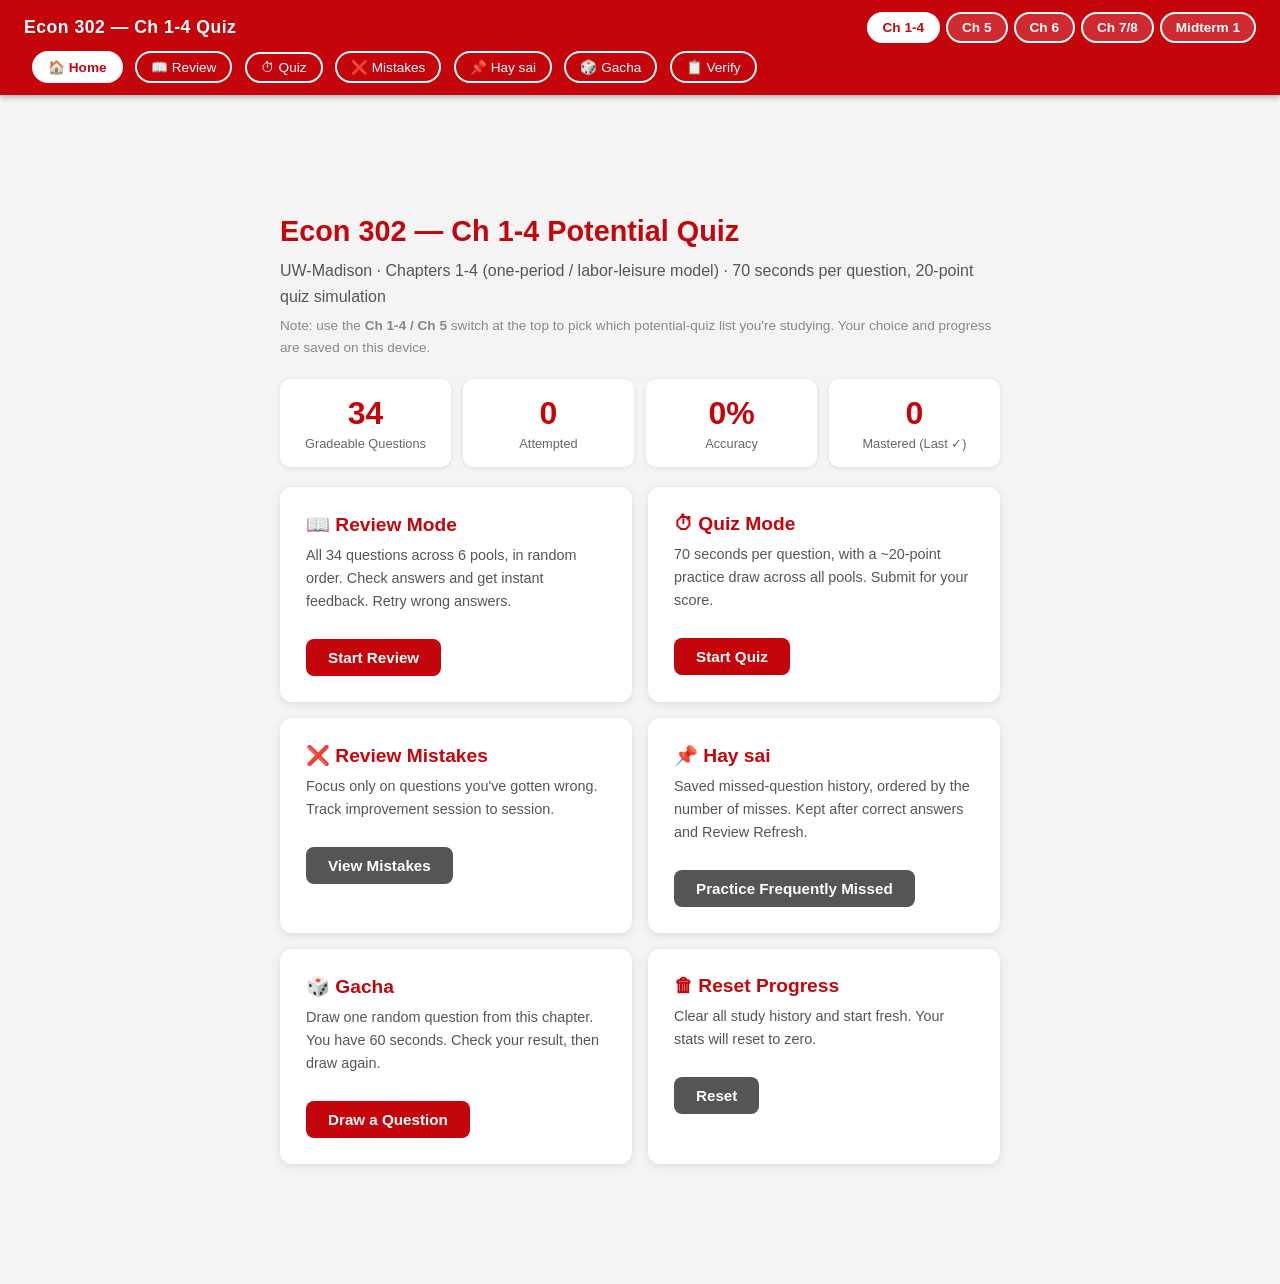
<file: index.html>
﻿<!DOCTYPE html>
<html lang="en">
<head>
<meta charset="UTF-8">
<meta name="viewport" content="width=device-width, initial-scale=1.0, viewport-fit=cover">
<title>Econ 302 — Ch 1-4 Quiz Study App</title>
<style>
*{box-sizing:border-box;margin:0;padding:0}
body{font-family:'Segoe UI',Arial,sans-serif;background:#f4f4f4;color:#222;min-height:100vh}
/* NAV */
#nav{background:#c5050c;color:#fff;padding:12px 24px;display:flex;flex-wrap:wrap;align-items:center;justify-content:space-between;gap:8px 16px;position:sticky;top:0;z-index:100;box-shadow:0 2px 6px rgba(0,0,0,0.3)}
#nav h1{font-size:1.1rem;font-weight:700;letter-spacing:.5px}
#nav-btns button{margin-left:8px;padding:6px 14px;border:2px solid #fff;background:transparent;color:#fff;border-radius:20px;cursor:pointer;font-size:.85rem;transition:all .2s}
#nav-btns button:hover,#nav-btns button.active{background:#fff;color:#c5050c;font-weight:700}
#chapter-switch{display:flex;gap:6px;flex-shrink:0}
.chapter-btn{padding:6px 14px;border:2px solid #fff;background:rgba(255,255,255,.15);color:#fff;border-radius:20px;cursor:pointer;font-size:.85rem;font-weight:600;transition:all .2s}
.chapter-btn:hover{background:rgba(255,255,255,.3)}
.chapter-btn.active{background:#fff;color:#c5050c;font-weight:700}
.chapter-btn.active:hover{background:#fff}
@media (max-width:480px){
  #nav{padding:calc(10px + env(safe-area-inset-top, 0px)) 12px 10px;gap:8px;justify-content:flex-start}
  #nav h1{font-size:.88rem;width:100%;text-align:center;order:1}
  #chapter-switch{width:100%;order:2;gap:8px}
  .chapter-btn{flex:1;text-align:center;padding:7px 10px;font-size:.82rem}
  #nav-btns{display:flex;flex-wrap:nowrap;gap:2px;width:100%;order:3}
  #nav-btns button{flex:1;min-width:0;margin-left:0;padding:6px 2px;font-size:.62rem;display:flex;flex-direction:column;align-items:center;justify-content:center;gap:1px;line-height:1.15;border-radius:12px;white-space:nowrap;overflow:hidden}
  #nav-btns .nb-icon{font-size:1.05rem}
  #nav-btns .nb-label{font-size:.6rem}
  #home .mode-cards{grid-template-columns:1fr}
  .mode-card{min-width:0}
}
/* TIMER */
#timer-bar{background:#222;color:#fff;text-align:center;padding:8px;font-size:1.1rem;font-weight:700;display:none;position:sticky;top:var(--nav-h,54px);z-index:99}
#quiz-qnav{position:sticky;top:calc(var(--nav-h,54px) + 42px);z-index:98;background:#f0f0f0;border-bottom:2px solid #ccc;padding:8px 12px;display:flex;flex-wrap:wrap;gap:5px;align-items:center}
#quiz-qnav .qn-label{font-size:.78rem;font-weight:700;color:#555;margin-right:4px;white-space:nowrap}
.qn-btn{width:32px;height:32px;border-radius:6px;border:1.5px solid #bbb;background:#fff;font-size:.8rem;font-weight:700;cursor:pointer;display:flex;align-items:center;justify-content:center;flex-shrink:0;transition:background .15s}
.qn-btn.answered{background:#28a745;color:#fff;border-color:#28a745}
.qn-btn.flagged{background:#fd7e14;color:#fff;border-color:#fd7e14}
.qn-btn.flagged.answered{background:#fd7e14;color:#fff}
.flag-btn{float:right;background:none;border:1.5px solid #bbb;border-radius:6px;padding:3px 8px;cursor:pointer;font-size:.85rem;color:#888;transition:all .15s;margin-left:8px}
.flag-btn.active{background:#fd7e14;border-color:#fd7e14;color:#fff}
#timer-bar.warning{background:#c5050c;animation:pulse 1s infinite}
@keyframes pulse{0%,100%{opacity:1}50%{opacity:.7}}
/* HOME */
#home{max-width:800px;margin:40px auto;padding:20px}
#home h2{font-size:1.8rem;color:#c5050c;margin-bottom:10px}
#home p{margin-bottom:12px;line-height:1.6}
.stat-grid{display:grid;grid-template-columns:repeat(auto-fit,minmax(160px,1fr));gap:12px;margin:20px 0}
.stat-card{background:#fff;border-radius:10px;padding:16px;text-align:center;box-shadow:0 1px 4px rgba(0,0,0,.1)}
.stat-card .num{font-size:2rem;font-weight:700;color:#c5050c}
.stat-card .lbl{font-size:.8rem;color:#666;margin-top:4px}
.mode-cards{display:grid;grid-template-columns:1fr 1fr;gap:16px;margin-top:20px}
.mode-card{background:#fff;border-radius:12px;padding:24px;box-shadow:0 2px 8px rgba(0,0,0,.1);cursor:pointer;border:2px solid transparent;transition:all .2s}
.mode-card:hover{border-color:#c5050c;transform:translateY(-2px)}
.mode-card h3{font-size:1.2rem;color:#c5050c;margin-bottom:8px}
.mode-card p{font-size:.9rem;color:#555;line-height:1.5}
.btn{display:inline-block;padding:10px 22px;background:#c5050c;color:#fff;border:none;border-radius:8px;cursor:pointer;font-size:.95rem;font-weight:600;transition:background .2s}
.btn:hover{background:#a00}
.btn-secondary{background:#555}
.btn-secondary:hover{background:#333}
.btn-outline{background:transparent;border:2px solid #c5050c;color:#c5050c}
.btn-outline:hover{background:#c5050c;color:#fff}
/* REVIEW / QUIZ CONTAINER */
#review,#quiz,#mistakes,#frequent{max-width:860px;margin:0 auto;padding:20px}
.section-header{display:flex;justify-content:space-between;align-items:center;margin-bottom:16px}
.section-header h2{font-size:1.3rem;color:#c5050c}
/* QUESTION CARD */
.q-card{background:#fff;border-radius:12px;padding:20px 24px;margin-bottom:16px;box-shadow:0 1px 6px rgba(0,0,0,.08);border-left:4px solid #ddd;transition:border-color .2s}
.q-card.correct{border-left-color:#28a745}
.q-card.incorrect{border-left-color:#c5050c}
.q-card.unanswered{border-left-color:#ffc107}
.q-card.removed-q{position:relative;overflow:hidden;border-left-color:#c5050c;background:#fff6f6}
.q-card.removed-q .options,.q-card.removed-q select,.q-card.removed-q input,.q-card.removed-q .q-check-btn,.q-card.removed-q .q-retry-btn{pointer-events:none;opacity:.45}
.removed-stamp{position:absolute;top:22px;right:-42px;background:#c5050c;color:#fff;font-weight:800;font-size:.82rem;letter-spacing:.5px;padding:6px 50px;transform:rotate(35deg);box-shadow:0 2px 8px rgba(0,0,0,.35);z-index:5;text-transform:uppercase;white-space:nowrap}
.q-tag{display:inline-block;padding:2px 10px;background:#c5050c;color:#fff;border-radius:20px;font-size:.72rem;font-weight:700;margin-bottom:8px;text-transform:uppercase;letter-spacing:.4px}
.q-points{display:inline-block;margin-left:8px;padding:2px 8px;background:#e0e0e0;color:#333;border-radius:20px;font-size:.72rem;font-weight:600}
.q-stem{font-size:.97rem;line-height:1.6;margin:10px 0 14px}
.q-stem strong{font-weight:700}
.q-image{max-width:100%;border-radius:8px;margin:10px 0 14px;border:1px solid #eee}
.options label{display:flex;align-items:flex-start;gap:10px;padding:8px 12px;border-radius:8px;cursor:pointer;margin-bottom:6px;border:1.5px solid #ddd;transition:all .2s;font-size:.9rem;line-height:1.5}
.options label:hover{background:#fff5f5;border-color:#c5050c}
.options label.selected{border-color:#c5050c;background:#fff0f0}
.options label.correct-opt{background:#d4edda;border-color:#28a745}
.options label.wrong-opt{background:#f8d7da;border-color:#c5050c}
.options input{margin-top:3px;flex-shrink:0;accent-color:#c5050c}
.q-dropdown{padding:8px 12px;border:1.5px solid #ddd;border-radius:8px;font-size:.9rem;min-width:200px}
.q-check-btn{margin-top:12px;padding:8px 18px;background:#c5050c;color:#fff;border:none;border-radius:8px;cursor:pointer;font-size:.88rem;font-weight:600}
.q-check-btn:disabled{background:#ccc;cursor:not-allowed}
.q-retry-btn{margin-left:8px;padding:8px 14px;background:#555;color:#fff;border:none;border-radius:8px;cursor:pointer;font-size:.88rem;font-weight:600}
.feedback{margin-top:10px;padding:10px 14px;border-radius:8px;font-size:.9rem;font-weight:600}
.feedback.ok{background:#d4edda;color:#155724}
.feedback.err{background:#f8d7da;color:#721c24}
.table-q{width:100%;border-collapse:collapse;margin:10px 0;font-size:.88rem}
.table-q th{background:#c5050c;color:#fff;padding:8px;text-align:left}
.table-q td{padding:8px;border-bottom:1px solid #eee}
.table-q tr:nth-child(even){background:#fafafa}
/* QUIZ MODE */
#quiz-submit-bar{text-align:center;margin:20px 0}
.q-card.quiz-mode{border-left:4px solid #888}
/* SCORE DISPLAY */
#score-box{background:#fff;border-radius:12px;padding:24px;text-align:center;margin-bottom:20px;box-shadow:0 2px 8px rgba(0,0,0,.1)}
#score-box .big{font-size:3rem;font-weight:700;color:#c5050c}
#score-box .sub{font-size:1rem;color:#555;margin-top:6px}
/* PROGRESS */
#review-progress-wrap{position:sticky;top:var(--nav-h,54px);z-index:97;background:#f4f4f4;padding:10px 0 6px;margin:0 -20px 10px;}
#review-progress-wrap::before{content:"";position:absolute;inset:0;background:#f4f4f4;z-index:-1}
#review-progress{background:#e0e0e0;height:8px;border-radius:4px;overflow:hidden;margin:0 20px}
#review-progress-fill{height:100%;background:#c5050c;transition:width .3s;border-radius:4px}
/* FILTER BAR */
.filter-bar{display:flex;gap:8px;flex-wrap:wrap;margin-bottom:16px}
.filter-btn{padding:5px 12px;border:1.5px solid #ccc;border-radius:20px;background:#fff;cursor:pointer;font-size:.8rem;transition:all .2s}
.filter-btn.active{background:#c5050c;color:#fff;border-color:#c5050c}
/* SCENARIO BOX */
.scenario-box{background:#f0f4ff;border:1.5px solid #b0c4de;border-radius:8px;padding:14px;margin-bottom:14px;font-size:.9rem;line-height:1.6}
.scenario-box h4{font-size:.85rem;font-weight:700;color:#003366;margin-bottom:6px}
/* MULTI-PART */
.subq{margin-top:16px;padding-top:14px;border-top:1px dashed #ddd}
.subq-label{font-weight:700;font-size:.82rem;color:#c5050c;margin-bottom:6px;text-transform:uppercase;letter-spacing:.4px}
/* ANSWER KEY REVEAL */
.answer-key{background:#f8f9fa;border:1px solid #ccc;border-radius:8px;padding:12px;margin-top:10px;font-size:.88rem}
.answer-key .ak-title{font-weight:700;color:#555;margin-bottom:6px}
/* GROUP CARD */
.group-label{font-size:.78rem;background:#555;color:#fff;display:inline-block;padding:2px 8px;border-radius:4px;margin-bottom:6px}
/* SCROLLTOP */
#scrolltop{position:fixed;bottom:calc(24px + env(safe-area-inset-bottom, 0px));right:24px;background:#c5050c;color:#fff;border:none;border-radius:50%;width:44px;height:44px;font-size:1.2rem;cursor:pointer;box-shadow:0 2px 8px rgba(0,0,0,.2);display:none;z-index:200}
</style>
</head>
<body><script>
const IMG={}; // no charts/graphs needed for this problem set

// ============================================================
// QUESTION BANK — all pools (complete)
// ============================================================
// ============================================================
// QUESTION BANK -- Econ 302, Ch 1-4 Potential Quiz & Module 1 Exam
// Source: "Ch 1-4 Potential Quiz and Module 1 Exam Answers.pdf"
// Correct answers below were extracted directly from the bold-highlighted
// text embedded in the PDF (verified via font-weight inspection, not guessed).
// ============================================================
const OPTS4 = ["an increase","a decrease","no change","an ambiguous-change"];

const QB = [

// ====== POOL 1: Ch.4 model, C on vertical axis -- MRS & utility (1 pt each) ======
{id:"p1_1",pool:"pool_1",tag:"Pool 1 -- MRS & Utility (Ch.4 Model)",pts:1,type:"inline",
 stem:"Using the Chapter 4 model from class with C on the vertical axis, the increase in female labor force participation rates in the 1960s-1990s could be represented by (ceteris paribus) a. ____ in the MRS out of consumption into leisure and b. ____ in utility.",
 blanks:[{"opts":["an increase","a decrease","no change","an ambiguous-change"],"ans":1},{"opts":["an increase","a decrease","no change","an ambiguous-change"],"ans":3}],
 note:"<strong>Câu này chọn:</strong><br>1. MRS: <strong>a decrease</strong> (giảm)<br>2. Utility: <strong>an ambiguous-change</strong> (chưa xác định tăng hay giảm)<br><br><strong>Vì sao:</strong> Trong câu này, phụ nữ tham gia thị trường lao động nhiều hơn được hiểu là thích consumption và đi làm hơn. Tại cùng C và l, household coi một giờ nghỉ ít quan trọng hơn, nên MRS giảm. Preferences đổi nên không kết luận utility tăng hay giảm.<br><br><strong>Giảm:</strong> MRS tại cùng C và l.<br><strong>Chưa xác định:</strong> utility.<br><br><strong>Nhớ:</strong> Preferences đổi: utility chọn ambiguous. Đây là taste change, không phải wage change."},

{id:"p1_2",pool:"pool_1",tag:"Pool 1 -- MRS & Utility (Ch.4 Model)",pts:1,type:"inline",
 stem:"Using the Chapter 4 model from class, if there is a decrease in profits (pi), this will, in equilibrium, lead to (ceteris paribus) a. ____ in the MRS out of consumption into leisure and b. ____ in utility.",
 blanks:[{"opts":["an increase","a decrease","no change","an ambiguous-change"],"ans":2},{"opts":["an increase","a decrease","no change","an ambiguous-change"],"ans":1}],
 note:"<strong>Câu này chọn:</strong><br>1. MRS: <strong>no change</strong> (không đổi)<br>2. Utility: <strong>a decrease</strong> (giảm)<br><br><strong>Vì sao:</strong> Profits π là tiền household nhận ngoài tiền đi làm. π giảm làm household nghèo hơn. Lương sau thuế vẫn như cũ, nên ở điểm tối ưu MRS = w(1−t) vẫn như cũ.<br><br><strong>Không đổi:</strong> lương sau thuế, equilibrium MRS.<br><strong>Giảm:</strong> utility.<br><br><strong>Nhớ:</strong> Đây là pure income effect: tiền có sẵn giảm, nhưng tiền kiếm từ thêm một giờ làm không đổi."},

{id:"p1_3",pool:"pool_1",tag:"Pool 1 -- MRS & Utility (Ch.4 Model)",pts:1,type:"inline",
 stem:"Using the Chapter 4 model from class with C on the vertical axis, an increase in average number of years spent in school would best be represented by (ceteris paribus) a. ____ in the MRS out of consumption into leisure and b. ____ in utility.",
 blanks:[{"opts":["an increase","a decrease","no change","an ambiguous-change"],"ans":0},{"opts":["an increase","a decrease","no change","an ambiguous-change"],"ans":3}],
 note:"<strong>Câu này chọn:</strong><br>1. MRS: <strong>an increase</strong> (tăng)<br>2. Utility: <strong>an ambiguous-change</strong> (chưa xác định tăng hay giảm)<br><br><strong>Vì sao:</strong> Theo cách đề mô hình hóa, học nhiều năm hơn nghĩa là thích dành thêm thời gian ngoài công việc, được gộp vào leisure. Tại cùng C và l, một giờ leisure được coi trọng hơn, nên MRS tăng.<br><br><strong>Tăng:</strong> MRS tại cùng C và l.<br><strong>Chưa xác định:</strong> utility.<br><br><strong>Nhớ:</strong> Câu này hỏi preferences. Đừng tự thêm tác động của education lên năng suất hoặc wage."},

{id:"p1_4",pool:"pool_1",tag:"Pool 1 -- MRS & Utility (Ch.4 Model)",pts:1,type:"inline",
 stem:"Using the Chapter 4 model from class, if there is a decrease in after-tax real wages, this will, in equilibrium, lead to (ceteris paribus) a. ____ in the MRS out of consumption into leisure and b. ____ in utility.",
 blanks:[{"opts":["an increase","a decrease","no change","an ambiguous-change"],"ans":1},{"opts":["an increase","a decrease","no change","an ambiguous-change"],"ans":1}],
 note:"<strong>Câu này chọn:</strong><br>1. MRS: <strong>a decrease</strong> (giảm)<br>2. Utility: <strong>a decrease</strong> (giảm)<br><br><strong>Vì sao:</strong> Lương sau thuế giảm: làm một giờ mua được ít hàng hơn. Household có ít lựa chọn hơn nên utility giảm. Ở điểm tối ưu, MRS bằng lương sau thuế, nên MRS cũng giảm.<br><br><strong>Giảm:</strong> lương sau thuế, equilibrium MRS, utility.<br><strong>Chưa xác định:</strong> giờ nghỉ l và giờ làm N.<br><br><strong>Nhớ:</strong> Wage change có cả income effect và substitution effect. Hai hiệu ứng kéo giờ làm ngược nhau."},

{id:"p1_5",pool:"pool_1",tag:"Pool 1 -- MRS & Utility (Ch.4 Model)",pts:1,type:"inline",
 stem:"Using the Chapter 4 model from class with C on the vertical axis, if younger workers value consumption more than older workers do, then aging of the labor force would best be represented by (ceteris paribus) a. ____ in the MRS out of consumption into leisure and b. ____ in utility",
 blanks:[{"opts":["an increase","a decrease","no change","an ambiguous-change"],"ans":0},{"opts":["an increase","a decrease","no change","an ambiguous-change"],"ans":3}],
 note:"<strong>Câu này chọn:</strong><br>1. MRS: <strong>an increase</strong> (tăng)<br>2. Utility: <strong>an ambiguous-change</strong> (chưa xác định tăng hay giảm)<br><br><strong>Vì sao:</strong> Đề nói người trẻ thích consumption hơn người già. Khi lực lượng lao động già đi, preferences chuyển về leisure. Tại cùng C và l, một giờ nghỉ được coi trọng hơn nên MRS tăng.<br><br><strong>Tăng:</strong> MRS tại cùng C và l.<br><strong>Chưa xác định:</strong> utility.<br><br><strong>Nhớ:</strong> Preferences đổi: utility chọn ambiguous. Câu này không cho thêm pension income hay productivity change."},

{id:"p1_6",pool:"pool_1",tag:"Pool 1 -- MRS & Utility (Ch.4 Model)",pts:1,type:"inline",
 stem:"Using the Chapter 4 model from class, if there is a decrease in lump-sum taxes (T), this will, in equilibrium, lead to (ceteris paribus) a. ____ in the MRS out of consumption into leisure and b. ____ in utility.",
 blanks:[{"opts":["an increase","a decrease","no change","an ambiguous-change"],"ans":2},{"opts":["an increase","a decrease","no change","an ambiguous-change"],"ans":0}],
 note:"<strong>Câu này chọn:</strong><br>1. MRS: <strong>no change</strong> (không đổi)<br>2. Utility: <strong>an increase</strong> (tăng)<br><br><strong>Vì sao:</strong> Lump-sum tax T giảm: household được giữ thêm một khoản tiền. Tiền kiếm từ thêm một giờ làm vẫn như cũ, nên equilibrium MRS không đổi. Có thêm tiền thì lựa chọn tốt hơn, utility tăng.<br><br><strong>Tăng:</strong> utility.<br><strong>Không đổi:</strong> lương sau thuế, equilibrium MRS.<br><br><strong>Nhớ:</strong> T là một khoản thuế cố định. t là tỷ lệ thuế đánh vào tiền lương. T đổi tạo pure income effect."},

// ====== POOL 2: Labor / consumption theory -- multiple choice (1 pt each) ======
{id:"p2_1",pool:"pool_2",tag:"Pool 2 -- Labor & Consumption Theory (MC)",pts:1,type:"mcq",
 stem:"A good is normal for a consumer if",
 opts:["it is always consumed in a consistent quantity.","its consumption rises when income rises.","its consumption falls when income rises.","some minimal level of the good must be consumed to assure the consumer&#x27;s survival."],
 ans:1,
 note:"<strong>Câu này chọn:</strong> Its consumption rises when income rises.<br><br><strong>Vì sao:</strong> Normal good nghĩa là khi income tăng, người ta muốn mua nhiều good đó hơn, giữ giá và preferences như cũ. Ví dụ có thêm tiền thì muốn thêm consumption hoặc leisure.<br><br><strong>Income tăng:</strong> demand của normal good tăng.<br><strong>Income giảm:</strong> demand của normal good giảm.<br><br><strong>Nhớ:</strong> Normal không có nghĩa là hàng thiết yếu."},

{id:"p2_2",pool:"pool_2",tag:"Pool 2 -- Labor & Consumption Theory (MC)",pts:1,type:"mcq",
 stem:"We assume leisure is a normal good. This implies that",
 opts:["an increase in taxes increases utility.","we can use a representative household model.","preferences over consumption are well defined.","an increase in the wage increases demand for leisure."],
 ans:3,
 note:"<strong>Câu này chọn:</strong> An increase in the wage increases demand for leisure.<br><br><strong>Vì sao:</strong> Leisure là normal good: khi giàu hơn, household muốn nghỉ nhiều hơn. Wage tăng có một income effect làm household giàu hơn, nên riêng hiệu ứng này làm leisure tăng.<br><br><strong>Riêng income effect khi wage tăng:</strong> l tăng, N giảm.<br><strong>Riêng substitution effect:</strong> l giảm, N tăng.<br><strong>Gộp cả hai:</strong> chưa biết l tăng hay giảm.<br><br><strong>Nhớ:</strong> Đáp án của key đang nói về income effect.<details style=\"margin-top:12px\"><summary>Lưu ý về điều kiện hoặc đáp án của đề</summary><div style=\"margin-top:8px\">Câu chữ trong option chưa nói rõ điều này. Wage tăng còn làm một giờ nghỉ đắt hơn, nên normal leisure không bảo đảm total leisure tăng.</div></details>"},

{id:"p2_3",pool:"pool_2",tag:"Pool 2 -- Labor & Consumption Theory (MC)",pts:1,type:"mcq",
 stem:"The fact that indifference curves are downward sloping",
 opts:["is not true.","follows from the fact that more is preferred to less.","follows from the property that the consumer likes diversity in his or her consumption bundle.","follows from the property that consumption and leisure are normal goods."],
 ans:1,
 note:"<strong>Câu này chọn:</strong> Follows from the fact that more is preferred to less.<br><br><strong>Vì sao:</strong> Trên một IC, utility giữ nguyên. Nếu có thêm leisure mà vẫn giữ nguyên consumption, utility sẽ tăng. Vì vậy muốn ở cùng IC thì thêm leisure phải bớt consumption.<br><br><strong>Đi sang phải trên cùng IC:</strong> l tăng, C giảm.<br><br><strong>Nhớ:</strong> More is preferred to less giải thích vì sao IC dốc xuống."},

{id:"p2_4",pool:"pool_2",tag:"Pool 2 -- Labor & Consumption Theory (MC)",pts:1,type:"mcq",
 stem:"The fact that indifference curves are bowed in toward the origin",
 opts:["is not true.","follows from the fact that more is preferred to less.","follows from the property that the consumer likes diversity in his or her consumption bundle.","follows from the property that consumption and leisure are normal goods."],
 ans:2,
 note:"<strong>Câu này chọn:</strong> Follows from the property that the consumer likes diversity in his or her consumption bundle.<br><br><strong>Vì sao:</strong> Household thích kết hợp cả consumption và leisure. Khi đã có nhiều leisure, thêm một giờ leisure không còn quý bằng lúc thiếu leisure. Vì vậy IC cong vào phía gốc tọa độ.<br><br><strong>Đi sang phải trên cùng IC:</strong> l tăng, MRS giảm.<br><br><strong>Nhớ:</strong> Thích sự kết hợp, hay diversity, giải thích IC convex."},

{id:"p2_5",pool:"pool_2",tag:"Pool 2 -- Labor & Consumption Theory (MC)",pts:1,type:"mcq",
 stem:"The property of diminishing marginal rate of substitution follows from the property that the indifference curve is",
 opts:["downward sloping.","upward sloping.","bowed in toward the origin.","bowed out from the origin."],
 ans:2,
 note:"<strong>Câu này chọn:</strong> Bowed in toward the origin.<br><br><strong>Vì sao:</strong> IC cong vào phía gốc nghĩa là khi đã có nhiều leisure, household sẵn lòng bỏ ít consumption hơn để lấy thêm một giờ nghỉ. Đó là diminishing MRS.<br><br><strong>Trên cùng convex IC:</strong> l tăng thì MRS giảm.<br><br><strong>Nhớ:</strong> MRS là lượng C sẵn lòng bỏ để lấy thêm một đơn vị l."},

{id:"p2_6",pool:"pool_2",tag:"Pool 2 -- Labor & Consumption Theory (MC)",pts:1,type:"mcq",
 stem:"As the quantity of labor increases, the marginal product of capital",
 opts:["is constant.","increases.","decreases.","may either increase or decrease."],
 ans:1,
 note:"<strong>Câu này chọn:</strong> Increases.<br><br><strong>Vì sao:</strong> Giữ số máy móc như cũ nhưng có thêm người dùng máy. Trong production function của lớp, thêm lao động làm máy móc hữu ích hơn, nên marginal product of capital tăng.<br><br><strong>Tăng:</strong> N, MPK.<br><strong>Giữ nguyên:</strong> K, z.<br><br><strong>Nhớ:</strong> MPK hỏi thêm một đơn vị máy tạo thêm bao nhiêu hàng. MPN hỏi thêm một đơn vị lao động."},

{id:"p2_7",pool:"pool_2",tag:"Pool 2 -- Labor & Consumption Theory (MC)",pts:1,type:"mcq",
 stem:"The assumption that the marginal product of labor decreases as the labor input increases implies that",
 opts:["output decreases as the labor input increases.","the wage increases as the labor input increases.","the production function is concave.","the production function shifts upward."],
 ans:2,
 note:"<strong>Câu này chọn:</strong> The production function is concave.<br><br><strong>Vì sao:</strong> Thuê thêm người vẫn làm output tăng, nhưng mỗi người thêm vào tạo được ít hàng hơn người trước. Đường production function vì vậy tăng chậm dần, gọi là concave.<br><br><strong>Tăng:</strong> N, Y.<br><strong>Giảm:</strong> MPN.<br><br><strong>Nhớ:</strong> MPN giảm không có nghĩa tổng sản lượng Y giảm."},

{id:"p2_8",pool:"pool_2",tag:"Pool 2 -- Labor & Consumption Theory (MC)",pts:1,type:"mcq",
 stem:"An increase in total factor productivity could be the result of",
 opts:["adverse weather.","the addition of new machinery.","new hires.","the introduction of new manufacturing methods."],
 ans:3,
 note:"<strong>Câu này chọn:</strong> The introduction of new manufacturing methods.<br><br><strong>Vì sao:</strong> TFP là cách sản xuất hiệu quả đến đâu. Một phương pháp sản xuất mới giúp cùng số máy và số người tạo được nhiều hàng hơn. Đó là tăng TFP.<br><br><strong>Tăng:</strong> z, Y tại cùng K và N.<br><br><strong>Nhớ:</strong> Thêm máy là K tăng. Thêm người là N tăng. Làm hiệu quả hơn là z tăng."},

{id:"p2_9",pool:"pool_2",tag:"Pool 2 -- Labor & Consumption Theory (MC)",pts:1,type:"mcq",
 stem:"If the firm hires more labor, everything else held constant, then",
 opts:["the marginal product of labor falls.","output decreases.","there is an increase in the marginal product of labor.","total factor productivity falls."],
 ans:0,
 note:"<strong>Câu này chọn:</strong> The marginal product of labor falls.<br><br><strong>Vì sao:</strong> Có thêm người nhưng số máy như cũ. Sản lượng vẫn tăng, nhưng phần hàng do người tiếp theo tạo ra ít hơn, nên MPN giảm.<br><br><strong>Tăng:</strong> N, Y.<br><strong>Giảm:</strong> MPN.<br><strong>Không đổi:</strong> K, z.<br><br><strong>Nhớ:</strong> Tổng hàng Y và phần hàng của người tiếp theo MPN là hai thứ khác nhau."},

{id:"p2_10",pool:"pool_2",tag:"Pool 2 -- Labor & Consumption Theory (MC)",pts:1,type:"mcq",
 stem:"An increase in total factor productivity",
 opts:["changes neither the slope nor the position of the production function.","changes the slope but not the position of the production function.","changes the position but not the slope of the production function.","changes both the slope and the position of the production function."],
 ans:3,
 note:"<strong>Câu này chọn:</strong> Changes both the slope and the position of the production function.<br><br><strong>Vì sao:</strong> TFP tăng làm cùng số người sản xuất được nhiều hàng hơn. Người tiếp theo cũng tạo được nhiều hàng hơn. Vì vậy production function vừa cao hơn vừa dốc hơn.<br><br><strong>Tăng tại cùng N:</strong> Y, MPN.<br><strong>Thay đổi:</strong> cả vị trí và độ dốc của production function.<br><br><strong>Nhớ:</strong> N đổi là di chuyển trên đường cũ. z đổi là đổi đường production function."},

{id:"p2_11",pool:"pool_2",tag:"Pool 2 -- Labor & Consumption Theory (MC)",pts:1,type:"mcq",
 stem:"The profit-maximizing quantity of labor equates the marginal product of labor with",
 opts:["total factor productivity.","the marginal product of capital.","the real wage.","the average product of labor."],
 ans:2,
 note:"<strong>Câu này chọn:</strong> The real wage.<br><br><strong>Vì sao:</strong> Thuê thêm một đơn vị lao động đem lại MPN hàng, nhưng phải trả wage w. Nếu MPN lớn hơn w thì thuê thêm có lợi. Nếu MPN nhỏ hơn w thì đang thuê quá nhiều.<br><br><strong>Điểm tối ưu:</strong> MPN = w.<br><strong>MPN &gt; w:</strong> thuê thêm N.<br><strong>MPN &lt; w:</strong> bớt N.<br><br><strong>Nhớ:</strong> Wage bằng marginal product, không phải average product Y/N."},

{id:"p2_12",pool:"pool_2",tag:"Pool 2 -- Labor & Consumption Theory (MC)",pts:1,type:"mcq",
 stem:"In the one-period model, the assumption that everyone would behave the same way under the same circumstance is reflected in",
 opts:["All of these things.","Real wage equaling MPN.","The use of a representative consumer.","The use of a general equilibrium framework."],
 ans:2,
 note:"<strong>Câu này chọn:</strong> The use of a representative consumer.<br><br><strong>Vì sao:</strong> Representative consumer là household đại diện. Mô hình giả sử mọi người gặp cùng hoàn cảnh sẽ chọn giống nhau, nên dùng một household để mô tả lựa chọn của cả nền kinh tế.<br><br><strong>Nhớ:</strong> Một người đại diện giúp mô hình đơn giản hơn."},

{id:"p2_13",pool:"pool_2",tag:"Pool 2 -- Labor & Consumption Theory (MC)",pts:1,type:"mcq",
 stem:"A constant returns to scale production function means",
 opts:["F(xK, N) = F(K,xN)","F(xK, xN) = xF(K,N)","F(xK, xN) = F(K,N)","All of these"],
 ans:1,
 note:"<strong>Câu này chọn:</strong> F(xK, xN) = xF(K, N)<br><br><strong>Vì sao:</strong> Constant returns to scale nghĩa là tăng tất cả inputs cùng một tỷ lệ thì output tăng đúng tỷ lệ đó. Gấp đôi cả máy K và lao động N thì sản lượng gấp đôi.<br><br><strong>Công thức:</strong> F(xK,xN) = xF(K,N).<br><br><strong>Nhớ:</strong> Phải tăng cả K và N. Chỉ tăng riêng N không phải câu hỏi returns to scale."},

{id:"p2_14",pool:"pool_2",tag:"Pool 2 -- Labor & Consumption Theory (MC)",pts:1,type:"mcq",
 stem:"Assume government cuts payroll taxes (proportional income taxes) and it leads to an increase in tax revenue collections. We would know from this that",
 opts:["Substitution effects dominate income effects","Income effects dominate substitution effects","Markets are efficient","None of these things can be known with certainty from the information supplied"],
 ans:0,
 note:"<strong>Câu này chọn:</strong> Substitution effects dominate income effects.<br><br><strong>Vì sao:</strong> Tax rate t giảm mà tax revenue tăng thì lượng thu nhập bị đánh thuế phải tăng đủ mạnh. Trong câu này wage giữ nguyên, nên người ta phải làm nhiều hơn. Tax cut làm lương sau thuế tăng: SE muốn làm thêm, IE muốn nghỉ thêm. N tăng nghĩa là SE thắng.<br><br><strong>Giảm:</strong> t.<br><strong>Tăng:</strong> w(1−t), N, revenue theo dữ kiện đề.<br><strong>So sánh:</strong> SE &gt; IE về tác động lên giờ làm.<br><br><strong>Nhớ:</strong> Revenue = t × w × N. Tax rate và số giờ làm có thể đi ngược chiều.<details style=\"margin-top:12px\"><summary>Lưu ý về điều kiện hoặc đáp án của đề</summary><div style=\"margin-top:8px\">Kết luận này dùng wage và các yếu tố khác giữ nguyên theo mô hình của câu. Ngoài đời nhiều yếu tố cùng đổi thì không suy riêng IE/SE từ revenue.</div></details>"},

{id:"p2_15",pool:"pool_2",tag:"Pool 2 -- Labor & Consumption Theory (MC)",pts:1,type:"mcq",removed:true,
 stem:"If a forecaster uses a log-linear utility function to make a long run (twenty years from now) labor market forecast, the forecaster is likely going to",
 opts:["Over-estimate the change in labor supply in response to a rising real wage","Under-estimate the change in labor supply in response to a rising real wage","Over-estimate the change in labor demand in response to a rising real wage","Under-estimate the change in labor demand in response to a rising real wage"],
 ans:0,
 note:"<strong>Câu đã được loại khỏi phần chấm điểm.</strong><br><br><strong>Vì sao:</strong> Cô đã loại câu này khỏi phần chấm điểm. Không cần dùng câu này để học quy tắc.<br><br><strong>Nhớ:</strong> Câu được giữ để tham khảo, không xuất hiện trong lượt luyện chấm điểm."},

{id:"p2_16",pool:"pool_2",tag:"Pool 2 -- Labor & Consumption Theory (MC)",pts:1,type:"mcq",
 stem:"If wages remain constant over time, but we observe people working less, what can we say about the MRSl,c?",
 opts:["The MRS must have increased","The MRS must have decreased","The MRS must have remained the same","We cannot be sure what happened to the MRS"],
 ans:0,
 note:"<strong>Câu này chọn:</strong> The MRS must have increased.<br><br><strong>Vì sao:</strong> Key hiểu việc làm ít hơn là preferences chuyển về leisure. Tại cùng C và l, household coi giờ nghỉ quý hơn, nên MRS tăng.<br><br><strong>Nhớ:</strong> Câu này nói MRS do tastes thay đổi tại cùng C và l.<details style=\"margin-top:12px\"><summary>Lưu ý về điều kiện hoặc đáp án của đề</summary><div style=\"margin-top:8px\">Đề thiếu điều kiện: ở điểm tối ưu mới, MRS vẫn bằng w nếu wage giữ nguyên và không có tax wedge. Chỉ thấy hours giảm chưa đủ biết nguyên nhân. Không học quy tắc “làm ít hơn thì equilibrium MRS luôn tăng”.</div></details>"},

// ====== POOL 3: Math -- Cobb-Douglas growth accounting (1 pt) ======
{id:"p3_1",pool:"pool_3",tag:"Pool 3 -- Math: Cobb-Douglas Growth Accounting",pts:1,type:"fill",
 stem:"Math fill in the blank: Note that the numbers in brackets will not necessarily be the ones shown here, and that exams will draw randomly from different combinations of numbers:<br>Assume the following Cobb-Douglas aggregate production function<br>GDP = zK<sup>[0.7]</sup>N<sup>[0.3]</sup><br>Where K stands for the aggregate capital stock and N is aggregate employment.<br>Ceteris paribus, if employment (N) rises by [2] percent, what is the growth rate of GDP?<br>Answer, rounding to two decimal points, using the following format:<br>An answer of 10% (0.10) would be entered as 10 and an answer of 10.10% (.1010) would be entered as 10.10",
 answer:"0.60",
 note:"<strong>Câu này chọn:</strong> 0.60<br><br><strong>Vì sao:</strong> Số mũ của N là 0.3. Theo cách growth accounting trong lớp, lấy số mũ này nhân phần trăm tăng của N: 0.3 × 2 = 0.60.<br><br><strong>N tăng 2%:</strong> GDP tăng khoảng 0.60%.<br><strong>Cách nhập:</strong> 0.60.<br><br><strong>Nhớ:</strong> Lấy số mũ của input nào nhân tốc độ tăng của input đó. Không nhập 0.006.<details style=\"margin-top:12px\"><summary>Lưu ý về điều kiện hoặc đáp án của đề</summary><div style=\"margin-top:8px\">Đây là công thức gần đúng cho thay đổi nhỏ. Công thức đầy đủ: gY ≈ gz + αgK + βgN. Trong câu này K và z không đổi.</div></details>"},

// ====== POOL 4: Wage / tax shocks -- full household model (3 pts each) ======
{id:"p4_1",pool:"pool_4",tag:"Pool 4 -- Wage & Tax Shocks (Full Household Model)",pts:3,type:"inline",
 stem:"Using the language and theory from class, assume that real wages decrease for the representative household. Consider the impact on labor, consumption, and utility: The model predicts a. ____ in labor supply from the substitution effect and b. ____ in labor supply from the income effect. The model predicts c. ____ in Consumption from the substitution effect and d. ____ in Consumption from the income effect. Overall, the model predicts e. ____ in labor supply, f. ____ in Consumption, and g. ____ in utility.",
 blanks:[{"opts":["an increase","a decrease","no change","an ambiguous-change"],"ans":1},{"opts":["an increase","a decrease","no change","an ambiguous-change"],"ans":0},{"opts":["an increase","a decrease","no change","an ambiguous-change"],"ans":1},{"opts":["an increase","a decrease","no change","an ambiguous-change"],"ans":1},{"opts":["an increase","a decrease","no change","an ambiguous-change"],"ans":3},{"opts":["an increase","a decrease","no change","an ambiguous-change"],"ans":1},{"opts":["an increase","a decrease","no change","an ambiguous-change"],"ans":1}],
 note:"<strong>Câu này chọn:</strong><br>1. N do SE: <strong>a decrease</strong> (giảm)<br>2. N do IE: <strong>an increase</strong> (tăng)<br>3. C do SE: <strong>a decrease</strong> (giảm)<br>4. C do IE: <strong>a decrease</strong> (giảm)<br>5. Tổng N: <strong>an ambiguous-change</strong> (chưa xác định tăng hay giảm)<br>6. Tổng C: <strong>a decrease</strong> (giảm)<br>7. Utility: <strong>a decrease</strong> (giảm)<br><br><strong>Vì sao:</strong> Wage w giảm làm lương sau thuế w(1−t) giảm. <strong>SE:</strong> làm một giờ được ít tiền hơn, nên muốn nghỉ thêm. <strong>IE:</strong> thấy mình nghèo hơn, nên bớt nghỉ để làm thêm. Hai hiệu ứng kéo N ngược nhau.<br><br><strong>SE:</strong> N giảm, l tăng, C giảm.<br><strong>IE:</strong> N tăng, l giảm, C giảm.<br><strong>Tổng:</strong> N và l ambiguous; C giảm; utility giảm.<br><br><strong>Nhớ:</strong> Wage hoặc t đổi: có cả IE và SE. Không biết hiệu ứng nào mạnh hơn thì tổng giờ làm chọn ambiguous."},

{id:"p4_2",pool:"pool_4",tag:"Pool 4 -- Wage & Tax Shocks (Full Household Model)",pts:3,type:"inline",
 stem:"Using the language and theory from class, assume that proportional income tax rates “t” increase for the representative household. Consider the impact on labor, consumption, and utility: The model predicts a. ____ in labor supply from the substitution effect and b. ____ in labor supply from the income effect. The model predicts c. ____ in Consumption from the substitution effect and d. ____ in Consumption from the income effect. Overall, the model predicts e. ____ in labor supply, f. ____ in Consumption, and g. ____ in utility.",
 blanks:[{"opts":["an increase","a decrease","no change","an ambiguous-change"],"ans":1},{"opts":["an increase","a decrease","no change","an ambiguous-change"],"ans":0},{"opts":["an increase","a decrease","no change","an ambiguous-change"],"ans":1},{"opts":["an increase","a decrease","no change","an ambiguous-change"],"ans":1},{"opts":["an increase","a decrease","no change","an ambiguous-change"],"ans":3},{"opts":["an increase","a decrease","no change","an ambiguous-change"],"ans":1},{"opts":["an increase","a decrease","no change","an ambiguous-change"],"ans":1}],
 note:"<strong>Câu này chọn:</strong><br>1. N do SE: <strong>a decrease</strong> (giảm)<br>2. N do IE: <strong>an increase</strong> (tăng)<br>3. C do SE: <strong>a decrease</strong> (giảm)<br>4. C do IE: <strong>a decrease</strong> (giảm)<br>5. Tổng N: <strong>an ambiguous-change</strong> (chưa xác định tăng hay giảm)<br>6. Tổng C: <strong>a decrease</strong> (giảm)<br>7. Utility: <strong>a decrease</strong> (giảm)<br><br><strong>Vì sao:</strong> Thuế suất t tăng làm lương sau thuế w(1−t) giảm. <strong>SE:</strong> làm một giờ được ít tiền hơn, nên muốn nghỉ thêm. <strong>IE:</strong> thấy mình nghèo hơn, nên bớt nghỉ để làm thêm. Hai hiệu ứng kéo N ngược nhau.<br><br><strong>SE:</strong> N giảm, l tăng, C giảm.<br><strong>IE:</strong> N tăng, l giảm, C giảm.<br><strong>Tổng:</strong> N và l ambiguous; C giảm; utility giảm.<br><br><strong>Nhớ:</strong> Wage hoặc t đổi: có cả IE và SE. Không biết hiệu ứng nào mạnh hơn thì tổng giờ làm chọn ambiguous."},

{id:"p4_3",pool:"pool_4",tag:"Pool 4 -- Wage & Tax Shocks (Full Household Model)",pts:3,type:"inline",
 stem:"Using the language and theory from class, assume that proportional income tax rates “t” decrease for the representative household. Consider the impact on labor, consumption, and utility: The model predicts a. ____ in labor supply from the substitution effect and b. ____ in labor supply from the income effect. The model predicts c. ____ in Consumption from the substitution effect and d. ____ in Consumption from the income effect. Overall, the model predicts e. ____ in labor supply, f. ____ in Consumption, and g. ____ in utility.",
 blanks:[{"opts":["an increase","a decrease","no change","an ambiguous-change"],"ans":0},{"opts":["an increase","a decrease","no change","an ambiguous-change"],"ans":1},{"opts":["an increase","a decrease","no change","an ambiguous-change"],"ans":0},{"opts":["an increase","a decrease","no change","an ambiguous-change"],"ans":0},{"opts":["an increase","a decrease","no change","an ambiguous-change"],"ans":3},{"opts":["an increase","a decrease","no change","an ambiguous-change"],"ans":0},{"opts":["an increase","a decrease","no change","an ambiguous-change"],"ans":0}],
 note:"<strong>Câu này chọn:</strong><br>1. N do SE: <strong>an increase</strong> (tăng)<br>2. N do IE: <strong>a decrease</strong> (giảm)<br>3. C do SE: <strong>an increase</strong> (tăng)<br>4. C do IE: <strong>an increase</strong> (tăng)<br>5. Tổng N: <strong>an ambiguous-change</strong> (chưa xác định tăng hay giảm)<br>6. Tổng C: <strong>an increase</strong> (tăng)<br>7. Utility: <strong>an increase</strong> (tăng)<br><br><strong>Vì sao:</strong> Thuế suất t giảm làm lương sau thuế w(1−t) tăng. <strong>SE:</strong> nghỉ một giờ mất nhiều tiền hơn, nên muốn làm thêm. <strong>IE:</strong> kiếm tiền dễ hơn, thấy mình giàu hơn, nên muốn nghỉ thêm. Hai hiệu ứng kéo N ngược nhau.<br><br><strong>SE:</strong> N tăng, l giảm, C tăng.<br><strong>IE:</strong> N giảm, l tăng, C tăng.<br><strong>Tổng:</strong> N và l ambiguous; C tăng; utility tăng.<br><br><strong>Nhớ:</strong> Wage hoặc t đổi: có cả IE và SE. Không biết hiệu ứng nào mạnh hơn thì tổng giờ làm chọn ambiguous."},

{id:"p4_4",pool:"pool_4",tag:"Pool 4 -- Wage & Tax Shocks (Full Household Model)",pts:3,type:"inline",
 stem:"Using the language and theory from class, assume that real wages increase for the representative household. Consider the impact on labor, consumption, and utility: The model predicts a. ____ in labor supply from the substitution effect and b. ____ in labor supply from the income effect. The model predicts c. ____ in Consumption from the substitution effect and d. ____ in Consumption from the income effect. Overall, the model predicts e. ____ in labor supply, f. ____ in Consumption, and g. ____ in utility.",
 blanks:[{"opts":["an increase","a decrease","no change","an ambiguous-change"],"ans":0},{"opts":["an increase","a decrease","no change","an ambiguous-change"],"ans":1},{"opts":["an increase","a decrease","no change","an ambiguous-change"],"ans":0},{"opts":["an increase","a decrease","no change","an ambiguous-change"],"ans":0},{"opts":["an increase","a decrease","no change","an ambiguous-change"],"ans":3},{"opts":["an increase","a decrease","no change","an ambiguous-change"],"ans":0},{"opts":["an increase","a decrease","no change","an ambiguous-change"],"ans":0}],
 note:"<strong>Câu này chọn:</strong><br>1. N do SE: <strong>an increase</strong> (tăng)<br>2. N do IE: <strong>a decrease</strong> (giảm)<br>3. C do SE: <strong>an increase</strong> (tăng)<br>4. C do IE: <strong>an increase</strong> (tăng)<br>5. Tổng N: <strong>an ambiguous-change</strong> (chưa xác định tăng hay giảm)<br>6. Tổng C: <strong>an increase</strong> (tăng)<br>7. Utility: <strong>an increase</strong> (tăng)<br><br><strong>Vì sao:</strong> Wage w tăng làm lương sau thuế w(1−t) tăng. <strong>SE:</strong> nghỉ một giờ mất nhiều tiền hơn, nên muốn làm thêm. <strong>IE:</strong> kiếm tiền dễ hơn, thấy mình giàu hơn, nên muốn nghỉ thêm. Hai hiệu ứng kéo N ngược nhau.<br><br><strong>SE:</strong> N tăng, l giảm, C tăng.<br><strong>IE:</strong> N giảm, l tăng, C tăng.<br><strong>Tổng:</strong> N và l ambiguous; C tăng; utility tăng.<br><br><strong>Nhớ:</strong> Wage hoặc t đổi: có cả IE và SE. Không biết hiệu ứng nào mạnh hơn thì tổng giờ làm chọn ambiguous."},

// ====== POOL 5: Profit / lump-sum tax shocks -- full household model (3 pts each) ======
{id:"p5_1",pool:"pool_5",tag:"Pool 5 -- Profit & Lump-Sum Tax Shocks (Full Household Model)",pts:3,type:"inline",
 stem:"Using the language and theory from class, assume that profits (pi) decrease for the representative household. Consider the impact on labor, consumption, and utility: The model predicts a. ____ in labor supply from the substitution effect and b. ____ in labor supply from the income effect. The model predicts c. ____ in Consumption from the substitution effect and d. ____ in Consumption from the income effect. Overall, the model predicts e. ____ in labor supply, f. ____ in Consumption, and g. ____ in utility.",
 blanks:[{"opts":["an increase","a decrease","no change","an ambiguous-change"],"ans":2},{"opts":["an increase","a decrease","no change","an ambiguous-change"],"ans":0},{"opts":["an increase","a decrease","no change","an ambiguous-change"],"ans":2},{"opts":["an increase","a decrease","no change","an ambiguous-change"],"ans":1},{"opts":["an increase","a decrease","no change","an ambiguous-change"],"ans":0},{"opts":["an increase","a decrease","no change","an ambiguous-change"],"ans":1},{"opts":["an increase","a decrease","no change","an ambiguous-change"],"ans":1}],
 note:"<strong>Câu này chọn:</strong><br>1. N do SE: <strong>no change</strong> (không đổi)<br>2. N do IE: <strong>an increase</strong> (tăng)<br>3. C do SE: <strong>no change</strong> (không đổi)<br>4. C do IE: <strong>a decrease</strong> (giảm)<br>5. Tổng N: <strong>an increase</strong> (tăng)<br>6. Tổng C: <strong>a decrease</strong> (giảm)<br>7. Utility: <strong>a decrease</strong> (giảm)<br><br><strong>Vì sao:</strong> Profits π giảm làm household còn ít tiền hơn. Nghèo hơn thì bớt consumption và bớt nghỉ để đi làm thêm. Tiền nhận từ thêm một giờ làm không đổi, nên không có SE.<br><br><strong>SE:</strong> N và C đều không đổi.<br><strong>IE và tổng kết quả:</strong> C giảm, l giảm, N tăng, utility giảm.<br><br><strong>Nhớ:</strong> Đây là pure income effect. l là giờ nghỉ. N = h − l là giờ làm. Nghỉ nhiều hơn thì làm ít hơn; nghỉ ít hơn thì làm nhiều hơn.<details style=\"margin-top:12px\"><summary>Lưu ý về điều kiện hoặc đáp án của đề</summary><div style=\"margin-top:8px\">Dùng assumptions của pool: C và leisure là normal goods, wage và preferences giữ nguyên. T là khoản thuế cố định; t là tỷ lệ thuế trên wage.</div></details>"},

{id:"p5_2",pool:"pool_5",tag:"Pool 5 -- Profit & Lump-Sum Tax Shocks (Full Household Model)",pts:3,type:"inline",
 stem:"Using the language and theory from class, assume that lump-sum taxes increase for the representative household. Consider the impact on labor, consumption, and utility: The model predicts a. ____ in labor supply from the substitution effect and b. ____ in labor supply from the income effect. The model predicts c. ____ in Consumption from the substitution effect and d. ____ in Consumption from the income effect. Overall, the model predicts e. ____ in labor supply, f. ____ in Consumption, and g. ____ in utility.",
 blanks:[{"opts":["an increase","a decrease","no change","an ambiguous-change"],"ans":2},{"opts":["an increase","a decrease","no change","an ambiguous-change"],"ans":0},{"opts":["an increase","a decrease","no change","an ambiguous-change"],"ans":2},{"opts":["an increase","a decrease","no change","an ambiguous-change"],"ans":1},{"opts":["an increase","a decrease","no change","an ambiguous-change"],"ans":0},{"opts":["an increase","a decrease","no change","an ambiguous-change"],"ans":1},{"opts":["an increase","a decrease","no change","an ambiguous-change"],"ans":1}],
 note:"<strong>Câu này chọn:</strong><br>1. N do SE: <strong>no change</strong> (không đổi)<br>2. N do IE: <strong>an increase</strong> (tăng)<br>3. C do SE: <strong>no change</strong> (không đổi)<br>4. C do IE: <strong>a decrease</strong> (giảm)<br>5. Tổng N: <strong>an increase</strong> (tăng)<br>6. Tổng C: <strong>a decrease</strong> (giảm)<br>7. Utility: <strong>a decrease</strong> (giảm)<br><br><strong>Vì sao:</strong> Lump-sum tax T tăng làm household còn ít tiền hơn. Nghèo hơn thì bớt consumption và bớt nghỉ để đi làm thêm. Tiền nhận từ thêm một giờ làm không đổi, nên không có SE.<br><br><strong>SE:</strong> N và C đều không đổi.<br><strong>IE và tổng kết quả:</strong> C giảm, l giảm, N tăng, utility giảm.<br><br><strong>Nhớ:</strong> Đây là pure income effect. l là giờ nghỉ. N = h − l là giờ làm. Nghỉ nhiều hơn thì làm ít hơn; nghỉ ít hơn thì làm nhiều hơn.<details style=\"margin-top:12px\"><summary>Lưu ý về điều kiện hoặc đáp án của đề</summary><div style=\"margin-top:8px\">Dùng assumptions của pool: C và leisure là normal goods, wage và preferences giữ nguyên. T là khoản thuế cố định; t là tỷ lệ thuế trên wage.</div></details>"},

{id:"p5_3",pool:"pool_5",tag:"Pool 5 -- Profit & Lump-Sum Tax Shocks (Full Household Model)",pts:3,type:"inline",
 stem:"Using the language and theory from class, assume that lump sum taxes decrease for the representative household. Consider the impact on labor, consumption, and utility: The model predicts a. ____ in labor supply from the substitution effect and b. ____ in labor supply from the income effect. The model predicts c. ____ in Consumption from the substitution effect and d. ____ in Consumption from the income effect. Overall, the model predicts e. ____ in labor supply, f. ____ in Consumption, and g. ____ in utility.",
 blanks:[{"opts":["an increase","a decrease","no change","an ambiguous-change"],"ans":2},{"opts":["an increase","a decrease","no change","an ambiguous-change"],"ans":1},{"opts":["an increase","a decrease","no change","an ambiguous-change"],"ans":2},{"opts":["an increase","a decrease","no change","an ambiguous-change"],"ans":0},{"opts":["an increase","a decrease","no change","an ambiguous-change"],"ans":1},{"opts":["an increase","a decrease","no change","an ambiguous-change"],"ans":0},{"opts":["an increase","a decrease","no change","an ambiguous-change"],"ans":0}],
 note:"<strong>Câu này chọn:</strong><br>1. N do SE: <strong>no change</strong> (không đổi)<br>2. N do IE: <strong>a decrease</strong> (giảm)<br>3. C do SE: <strong>no change</strong> (không đổi)<br>4. C do IE: <strong>an increase</strong> (tăng)<br>5. Tổng N: <strong>a decrease</strong> (giảm)<br>6. Tổng C: <strong>an increase</strong> (tăng)<br>7. Utility: <strong>an increase</strong> (tăng)<br><br><strong>Vì sao:</strong> Lump-sum tax T giảm làm household có thêm tiền mà không cần làm thêm. Giàu hơn thì muốn cả consumption lẫn leisure nhiều hơn. Tiền nhận từ thêm một giờ làm không đổi, nên không có SE.<br><br><strong>SE:</strong> N và C đều không đổi.<br><strong>IE và tổng kết quả:</strong> C tăng, l tăng, N giảm, utility tăng.<br><br><strong>Nhớ:</strong> Đây là pure income effect. l là giờ nghỉ. N = h − l là giờ làm. Nghỉ nhiều hơn thì làm ít hơn; nghỉ ít hơn thì làm nhiều hơn.<details style=\"margin-top:12px\"><summary>Lưu ý về điều kiện hoặc đáp án của đề</summary><div style=\"margin-top:8px\">Dùng assumptions của pool: C và leisure là normal goods, wage và preferences giữ nguyên. T là khoản thuế cố định; t là tỷ lệ thuế trên wage.</div></details>"},

{id:"p5_4",pool:"pool_5",tag:"Pool 5 -- Profit & Lump-Sum Tax Shocks (Full Household Model)",pts:3,type:"inline",
 stem:"Using the language and theory from class, assume that profits (pi) increase for the representative household. Consider the impact on labor, consumption, and utility: The model predicts a. ____ in labor supply from the substitution effect and b. ____ in labor supply from the income effect. The model predicts c. ____ in Consumption from the substitution effect and d. ____ in Consumption from the income effect. Overall, the model predicts e. ____ in labor supply, f. ____ in Consumption, and g. ____ in utility.",
 blanks:[{"opts":["an increase","a decrease","no change","an ambiguous-change"],"ans":2},{"opts":["an increase","a decrease","no change","an ambiguous-change"],"ans":1},{"opts":["an increase","a decrease","no change","an ambiguous-change"],"ans":2},{"opts":["an increase","a decrease","no change","an ambiguous-change"],"ans":0},{"opts":["an increase","a decrease","no change","an ambiguous-change"],"ans":1},{"opts":["an increase","a decrease","no change","an ambiguous-change"],"ans":0},{"opts":["an increase","a decrease","no change","an ambiguous-change"],"ans":0}],
 note:"<strong>Câu này chọn:</strong><br>1. N do SE: <strong>no change</strong> (không đổi)<br>2. N do IE: <strong>a decrease</strong> (giảm)<br>3. C do SE: <strong>no change</strong> (không đổi)<br>4. C do IE: <strong>an increase</strong> (tăng)<br>5. Tổng N: <strong>a decrease</strong> (giảm)<br>6. Tổng C: <strong>an increase</strong> (tăng)<br>7. Utility: <strong>an increase</strong> (tăng)<br><br><strong>Vì sao:</strong> Profits π tăng làm household có thêm tiền mà không cần làm thêm. Giàu hơn thì muốn cả consumption lẫn leisure nhiều hơn. Tiền nhận từ thêm một giờ làm không đổi, nên không có SE.<br><br><strong>SE:</strong> N và C đều không đổi.<br><strong>IE và tổng kết quả:</strong> C tăng, l tăng, N giảm, utility tăng.<br><br><strong>Nhớ:</strong> Đây là pure income effect. l là giờ nghỉ. N = h − l là giờ làm. Nghỉ nhiều hơn thì làm ít hơn; nghỉ ít hơn thì làm nhiều hơn.<details style=\"margin-top:12px\"><summary>Lưu ý về điều kiện hoặc đáp án của đề</summary><div style=\"margin-top:8px\">Dùng assumptions của pool: C và leisure là normal goods, wage và preferences giữ nguyên. T là khoản thuế cố định; t là tỷ lệ thuế trên wage.</div></details>"},

// ====== POOL 6: Firm-side CRS shocks, Y = z*f(K,N) (1.5 pts each) ======
{id:"p6_1",pool:"pool_6",tag:"Pool 6 -- Firm-Side CRS Shocks",pts:1.5,type:"inline",
 stem:"Consider the following &quot;shock&quot; to the CRS firm profit-maximization problem from class where Y=zf(K,N): Suppose the government supplies firms with an employment tax t per unit of labor input N such that each unit of labor costs the firm w(1+t). According to the model of the firm from class, we would expect to see a. ____ in employment, b. ____ in output, c. and an ____ in the marginal productivity of labor.",
 blanks:[{"opts":["an increase","a decrease","no change","an ambiguous-change"],"ans":1},{"opts":["an increase","a decrease","no change","an ambiguous-change"],"ans":1},{"opts":["an increase","a decrease","no change","an ambiguous-change"],"ans":0}],
 note:"<strong>Câu này chọn:</strong><br>1. Employment N: <strong>a decrease</strong> (giảm)<br>2. GDP Y: <strong>a decrease</strong> (giảm)<br>3. MPN: <strong>an increase</strong> (tăng)<br><br><strong>Vì sao:</strong> Employment tax làm thuê một người đắt hơn. Firm bớt người để tiết kiệm chi phí. Ít người hơn thì tổng hàng Y giảm, nhưng người tiếp theo có nhiều máy để dùng hơn nên MPN tăng.<br><br><strong>Giảm:</strong> N, Y.<br><strong>Tăng:</strong> MPN.<br><br><strong>Nhớ:</strong> Giữ technology như cũ: N tăng thì Y tăng nhưng MPN giảm; N giảm thì ngược lại.<details style=\"margin-top:12px\"><summary>Lưu ý về điều kiện hoặc đáp án của đề</summary><div style=\"margin-top:8px\">Điều kiện firm của câu: MPN = w(1+t). Giữ wage, K và z như cũ. Subsidy s trong câu employment subsidy là khoản tiền cho mỗi đơn vị N.</div></details>"},

{id:"p6_2",pool:"pool_6",tag:"Pool 6 -- Firm-Side CRS Shocks",pts:1.5,type:"inline",
 stem:"Consider the following &quot;shock&quot; to the CRS firm profit-maximization problem from class where Y=zf(K,N): Suppose the government imposes a production tax (say, to pay for environmental cleanup) such that the firm pays t units of consumption goods to the government for each unit of output it produces. According to the model of the firm from class, we would expect to see a. ____ in employment, b. ____ in output, c. and an ____ in the marginal productivity of labor.",
 blanks:[{"opts":["an increase","a decrease","no change","an ambiguous-change"],"ans":1},{"opts":["an increase","a decrease","no change","an ambiguous-change"],"ans":1},{"opts":["an increase","a decrease","no change","an ambiguous-change"],"ans":0}],
 note:"<strong>Câu này chọn:</strong><br>1. Employment N: <strong>a decrease</strong> (giảm)<br>2. GDP Y: <strong>a decrease</strong> (giảm)<br>3. MPN: <strong>an increase</strong> (tăng)<br><br><strong>Vì sao:</strong> Production tax làm firm được giữ ít tiền hơn từ mỗi đơn vị output. Firm giảm sản xuất và bớt thuê người. Ít người hơn thì tổng hàng Y giảm, nhưng người tiếp theo có nhiều máy để dùng hơn nên MPN tăng.<br><br><strong>Giảm:</strong> N, Y.<br><strong>Tăng:</strong> MPN.<br><br><strong>Nhớ:</strong> Giữ technology như cũ: N tăng thì Y tăng nhưng MPN giảm; N giảm thì ngược lại.<details style=\"margin-top:12px\"><summary>Lưu ý về điều kiện hoặc đáp án của đề</summary><div style=\"margin-top:8px\">Điều kiện firm của câu: (1−t)MPN = w. Giữ wage, K và z như cũ. Subsidy s trong câu employment subsidy là khoản tiền cho mỗi đơn vị N.</div></details>"},

{id:"p6_3",pool:"pool_6",tag:"Pool 6 -- Firm-Side CRS Shocks",pts:1.5,type:"inline",
 stem:"Consider the following &quot;shocks&quot; to the CRS firm profit-maximization problem from class where Y=zf(K,N): Suppose the government imposes a production subsidy s such that the firm earns s units of consumption goods from the government for each unit of output it produces. According to the model of the firm from class, we would expect to see a. ____ in employment, b. ____ in output, c. and ____ in the marginal productivity of labor.",
 blanks:[{"opts":["an increase","a decrease","no change","an ambiguous-change"],"ans":0},{"opts":["an increase","a decrease","no change","an ambiguous-change"],"ans":0},{"opts":["an increase","a decrease","no change","an ambiguous-change"],"ans":1}],
 note:"<strong>Câu này chọn:</strong><br>1. Employment N: <strong>an increase</strong> (tăng)<br>2. GDP Y: <strong>an increase</strong> (tăng)<br>3. MPN: <strong>a decrease</strong> (giảm)<br><br><strong>Vì sao:</strong> Production subsidy trả thêm tiền cho mỗi đơn vị output. Sản xuất thêm có lợi hơn, nên firm thuê thêm người. Nhiều người hơn thì tổng hàng Y tăng, nhưng người tiếp theo tạo thêm ít hàng hơn nên MPN giảm.<br><br><strong>Tăng:</strong> N, Y.<br><strong>Giảm:</strong> MPN.<br><br><strong>Nhớ:</strong> Giữ technology như cũ: N tăng thì Y tăng nhưng MPN giảm; N giảm thì ngược lại.<details style=\"margin-top:12px\"><summary>Lưu ý về điều kiện hoặc đáp án của đề</summary><div style=\"margin-top:8px\">Điều kiện firm của câu: (1+s)MPN = w. Giữ wage, K và z như cũ. Subsidy s trong câu employment subsidy là khoản tiền cho mỗi đơn vị N.</div></details>"},

{id:"p6_4",pool:"pool_6",tag:"Pool 6 -- Firm-Side CRS Shocks",pts:1.5,type:"inline",
 stem:"Consider the following &quot;shock&quot; to the CRS firm profit-maximization problem from class where Y=zf(K,N): Suppose the government supplies firms with an employment subsidy s per unit of labor input N, such that the firm earns s units for each unit of labor it hires. According to the model of the firm from class, we would expect to see a. ____ in employment, b. ____ in output, c. and an ____ in the marginal productivity of labor.",
 blanks:[{"opts":["an increase","a decrease","no change","an ambiguous-change"],"ans":0},{"opts":["an increase","a decrease","no change","an ambiguous-change"],"ans":0},{"opts":["an increase","a decrease","no change","an ambiguous-change"],"ans":1}],
 note:"<strong>Câu này chọn:</strong><br>1. Employment N: <strong>an increase</strong> (tăng)<br>2. GDP Y: <strong>an increase</strong> (tăng)<br>3. MPN: <strong>a decrease</strong> (giảm)<br><br><strong>Vì sao:</strong> Employment subsidy trả tiền cho mỗi người được thuê. Chi phí thuê người giảm, nên firm thuê thêm. Nhiều người hơn thì tổng hàng Y tăng, nhưng người tiếp theo tạo thêm ít hàng hơn nên MPN giảm.<br><br><strong>Tăng:</strong> N, Y.<br><strong>Giảm:</strong> MPN.<br><br><strong>Nhớ:</strong> Giữ technology như cũ: N tăng thì Y tăng nhưng MPN giảm; N giảm thì ngược lại.<details style=\"margin-top:12px\"><summary>Lưu ý về điều kiện hoặc đáp án của đề</summary><div style=\"margin-top:8px\">Điều kiện firm của câu: MPN = w−s. Giữ wage, K và z như cũ. Subsidy s trong câu employment subsidy là khoản tiền cho mỗi đơn vị N.</div></details>"}

]; // end QB

// ============================================================
// CHAPTER 5 QUESTION BANK
// Source: "Ch 5 Potential Quiz and Module 1 Exam Answers.pdf"
// Correct answers extracted directly from bold-highlighted text in the
// PDF (verified via font-weight inspection, not guessed), cross-checked
// for internal consistency (e.g. G-up/G-down and TFP-up/TFP-down cases
// mirror each other correctly).
// ============================================================
const QB_CH5 = [

// ====== POOL 1: Math -- utility-maximizing C level + income vs substitution effect ======
{id:"c5p1_1",pool:"pool_c5_1",tag:"Ch5 Pool 1: Full-Log Household",pts:2,type:"group",
 scenario:"Math fill in the blank: Note that the values given for variables will not be the same values as shown here, and that exams will draw randomly from different combinations of numbers:<br>Answer both questions at the bottom about the following market:<br>U(C,l) = a lnC + b ln(l)<br>C = w(1 − t)(h − l)<br>Where a = .5; b = .5, w(1-t) = 10, and h = 16",
 subs:[
{id:"c5p1_1a",pool:"pool_c5_1",tag:"Ch5 Pool 1 -- Math: Utility-Maximizing Choice",pts:1,type:"fill",partLabel:"A",
 stem:"Rounding to two decimal points, the representative utility-maximizing household will choose C = [Clevel] (enter number).",
 answer:"80.00",
 note:"<strong>Câu này chọn:</strong> 80.00<br><br><strong>Vì sao:</strong> Làm theo cô:<br>1. MU_C = a/C; MU_l = b/l.<br>2. MRS = (b/l)/(a/C) = bC/(al) = w(1−t).<br>3. Thế C = w(1−t)(h−l): b·w(1−t)(h−l)/(al) = w(1−t).<br>4. Chia hai vế cho w(1−t): b(h−l) = al. Suy ra l = bh/(a+b).<br>5. Thế số: l = 0.5×16/(0.5+0.5) = 8 giờ nghỉ. N = 16−8 = 8 giờ làm.<br>6. C = 10×8 = <strong>80.00</strong>.<br><br><strong>Full log, khi wage tăng hoặc t giảm:</strong> l và N không đổi; C tăng.<br><strong>Khi wage giảm hoặc t tăng:</strong> l và N không đổi; C giảm.<br><br><strong>Nhớ:</strong> Consumption = lương sau thuế × GIỜ LÀM. Tìm được l rồi phải lấy h−l. Giữ w(1−t) nguyên cụm, đừng bỏ (1−t).<details style=\"margin-top:12px\"><summary>Lưu ý về điều kiện hoặc đáp án của đề</summary><div style=\"margin-top:8px\">Công thức dùng budget đã cho, không có income ngoài lao động. Không cần a+b=1: phải chia cho a+b.</div></details>"},

{id:"c5p1_1b",pool:"pool_c5_1",tag:"Ch5 Pool 1 -- Math: Utility-Maximizing Choice",pts:1,type:"mcq",partLabel:"B",
 stem:"In this example income effects are ____ substitution effects (enter &gt;, &lt;, or =).",
 opts:[">","<","="],
 ans:2,
 note:"<strong>Câu này chọn:</strong> =<br><br><strong>Vì sao:</strong> Từ Part A, l = bh/(a+b), N = ah/(a+b). Hai công thức không chứa w(1−t), nên wage hoặc tax rate đổi mà giờ làm không đổi. SE và IE đều có tác động, nhưng kéo ngược nhau và bằng nhau về độ lớn.<br><br><strong>Khi lương sau thuế tăng:</strong> SE muốn N tăng; IE muốn N giảm.<br><strong>Tổng:</strong> N không đổi vì IE = SE.<br><br><strong>Nhớ:</strong> Full log trong budget này: hai hiệu ứng triệt tiêu. Không phải cả hai đều bằng 0.<details style=\"margin-top:12px\"><summary>Lưu ý về điều kiện hoặc đáp án của đề</summary><div style=\"margin-top:8px\">Nếu đề thêm profits hoặc một khoản income khác vào budget, kết quả có thể đổi. Chỉ áp dụng cho C = w(1−t)(h−l).</div></details>"},

 ]},
{id:"c5p1_2",pool:"pool_c5_1",tag:"Ch5 Pool 1: Quasi-Linear Household",pts:2,type:"group",
 scenario:"Math fill in the blank: Note that the values given for variables will not be the same values as shown here, and that exams will draw randomly from different combinations of numbers:<br>Answer both questions at the bottom about the following market:<br>U(C,l) = aC + b ln(l)<br>C = w(1 − t)(h − l)<br>Where a = .5; b = .5, w(1-t) = 10, and h = 16",
 subs:[
{id:"c5p1_2a",pool:"pool_c5_1",tag:"Ch5 Pool 1 -- Math: Utility-Maximizing Choice",pts:1,type:"fill",partLabel:"C",
 stem:"Rounding to two decimal points, the representative utility-maximizing household will choose C = [Clevel] (enter number).",
 answer:"159.00",
 note:"<strong>Câu này chọn:</strong> 159.00<br><br><strong>Vì sao:</strong> Làm theo cô:<br>1. U = aC + b ln(l), nên MU_C = a; MU_l = b/l.<br>2. MRS = (b/l)/a = b/(al) = w(1−t).<br>3. Nhân chéo: b = a·l·w(1−t). Suy ra l = b/[a·w(1−t)].<br>4. Thế số: l = 0.5/(0.5×10) = 0.1 giờ nghỉ.<br>5. N = 16−0.1 = 15.9 giờ làm.<br>6. C = 10×15.9 = <strong>159.00</strong>.<br><br><strong>Khi lương sau thuế tăng:</strong> l giảm, N tăng, C tăng.<br><strong>Khi lương sau thuế giảm:</strong> l tăng, N giảm, C giảm.<br><br><strong>Nhớ:</strong> aC có đạo hàm a. a ln(C) mới có đạo hàm a/C. Consumption vẫn tính bằng lương sau thuế × (h−l).<details style=\"margin-top:12px\"><summary>Lưu ý về điều kiện hoặc đáp án của đề</summary><div style=\"margin-top:8px\">Các chiều này dùng nghiệm ở bên trong: 0&lt;l&lt;h. Nếu công thức cho l≥h thì chọn l=h, N=0, C=0.</div></details>"},

{id:"c5p1_2b",pool:"pool_c5_1",tag:"Ch5 Pool 1 -- Math: Utility-Maximizing Choice",pts:1,type:"mcq",partLabel:"D",
 stem:"In this example income effects are ____ substitution effects (enter &gt;, &lt;, or =).",
 opts:[">","<","="],
 ans:1,
 note:"<strong>Câu này chọn:</strong> &lt;<br><br><strong>Vì sao:</strong> Trong quasi-linear aC + b ln(l), l = b/[a·w(1−t)]. Khi chỉ có thêm một khoản income ngoài lao động, l không đổi: IE trên giờ nghỉ và giờ làm bằng 0. Nhưng lương sau thuế tăng vẫn làm l giảm và N tăng qua SE.<br><br><strong>Trên giờ làm:</strong> IE = 0; SE có tác động.<br><strong>So sánh độ lớn:</strong> IE &lt; SE.<br><br><strong>Nhớ:</strong> Quasi-linear của câu này: pure substitution effect đối với l và N. Không nói income effect trên C cũng bằng 0.<details style=\"margin-top:12px\"><summary>Lưu ý về điều kiện hoặc đáp án của đề</summary><div style=\"margin-top:8px\">Kết luận dùng nghiệm bên trong và utility linear theo C, log theo l.</div></details>"},

 ]},
// ====== POOL 2: Social Planner's model -- Government spending (G) shocks ======
{id:"c5p2_1",pool:"pool_c5_2",tag:"Ch5 Pool 2 -- Social Planner: Government Spending (G) Shocks",pts:1,type:"inline",
 stem:"Ceteris paribus, and using the Social Planner’s model from Chapter 5, we expect an increase in Government spending to lead to ____ in equilibrium levels of leisure and to ____ in the leisure intercept for the Production Possibility Frontier (PPF).",
 blanks:[{"opts":["an increase","a decrease","no change","an ambiguous change"],"ans":1},{"opts":["an increase","a decrease","no change","an ambiguous change"],"ans":1}],
 note:"<strong>Câu này chọn:</strong><br>1. Leisure l*: <strong>a decrease</strong> (giảm)<br>2. Leisure intercept l_max: <strong>a decrease</strong> (giảm)<br><br><strong>Vì sao:</strong> G tăng: government lấy nhiều hàng hơn, household còn ít hàng hơn. Household nghèo hơn nên bớt consumption, bớt nghỉ và làm thêm. Làm thêm tạo nhiều GDP hơn, nhưng diminishing MPN làm wage giảm. Để vừa đủ trả G khi C=0, phải làm nhiều hơn, nên leisure intercept giảm.<br><br><strong>Tăng:</strong> N (giờ làm), Y (GDP).<br><strong>Giảm:</strong> l (giờ nghỉ), C (tiêu dùng), w (wage), utility, l_max.<br><strong>Không đổi:</strong> z, K, h.<br><br><strong>Nhớ:</strong> l* là số giờ nghỉ household chọn. l_max là giờ nghỉ tối đa trên PPF khi C = 0, nghĩa là toàn bộ sản lượng chỉ vừa đủ trả G.<details style=\"margin-top:12px\"><summary>Lưu ý về điều kiện hoặc đáp án của đề</summary><div style=\"margin-top:8px\">Đây là unproductive G: không làm z tăng và không trực tiếp vào utility. Dùng lump-sum T=G; C và l là normal goods. Tác động trực tiếp của G là income effect, không đổi độ dốc PPF tại cùng l. Wage là kết quả của equilibrium.</div></details>"},

{id:"c5p2_2",pool:"pool_c5_2",tag:"Ch5 Pool 2 -- Social Planner: Government Spending (G) Shocks",pts:1,type:"inline",
 stem:"Ceteris paribus, and using the Social Planner’s model from Chapter 5, we expect an increase in Government spending to lead to ____ in equilibrium levels of employment and to ____ in welfare (utility).",
 blanks:[{"opts":["an increase","a decrease","no change","an ambiguous change"],"ans":0},{"opts":["an increase","a decrease","no change","an ambiguous change"],"ans":1}],
 note:"<strong>Câu này chọn:</strong><br>1. Employment N: <strong>an increase</strong> (tăng)<br>2. Welfare (utility): <strong>a decrease</strong> (giảm)<br><br><strong>Vì sao:</strong> G tăng: government lấy nhiều hàng hơn, household còn ít hàng hơn. Household nghèo hơn nên bớt consumption, bớt nghỉ và làm thêm. Làm thêm tạo nhiều GDP hơn, nhưng diminishing MPN làm wage giảm.<br><br><strong>Tăng:</strong> N (giờ làm), Y (GDP).<br><strong>Giảm:</strong> l (giờ nghỉ), C (tiêu dùng), w (wage), utility, l_max.<br><strong>Không đổi:</strong> z, K, h.<br><br><strong>Nhớ:</strong> GDP là tổng hàng làm ra. Utility phụ thuộc cả C và giờ nghỉ, nên GDP tăng không bảo đảm utility tăng.<details style=\"margin-top:12px\"><summary>Lưu ý về điều kiện hoặc đáp án của đề</summary><div style=\"margin-top:8px\">Đây là unproductive G: không làm z tăng và không trực tiếp vào utility. Dùng lump-sum T=G; C và l là normal goods. Tác động trực tiếp của G là income effect, không đổi độ dốc PPF tại cùng l. Wage là kết quả của equilibrium.</div></details>"},

{id:"c5p2_3",pool:"pool_c5_2",tag:"Ch5 Pool 2 -- Social Planner: Government Spending (G) Shocks",pts:1,type:"inline",
 stem:"Ceteris paribus, and using the Social Planner’s model from Chapter 5, we expect an increase in Government spending to lead to ____ in equilibrium real wages and to ____ in GDP.",
 blanks:[{"opts":["an increase","a decrease","no change","an ambiguous change"],"ans":1},{"opts":["an increase","a decrease","no change","an ambiguous change"],"ans":0}],
 note:"<strong>Câu này chọn:</strong><br>1. Real wage w: <strong>a decrease</strong> (giảm)<br>2. GDP Y: <strong>an increase</strong> (tăng)<br><br><strong>Vì sao:</strong> G tăng: government lấy nhiều hàng hơn, household còn ít hàng hơn. Household nghèo hơn nên bớt consumption, bớt nghỉ và làm thêm. Làm thêm tạo nhiều GDP hơn, nhưng diminishing MPN làm wage giảm.<br><br><strong>Tăng:</strong> N (giờ làm), Y (GDP).<br><strong>Giảm:</strong> l (giờ nghỉ), C (tiêu dùng), w (wage), utility, l_max.<br><strong>Không đổi:</strong> z, K, h.<br><br><strong>Nhớ:</strong> GDP là tổng hàng làm ra. Utility phụ thuộc cả C và giờ nghỉ, nên GDP tăng không bảo đảm utility tăng.<details style=\"margin-top:12px\"><summary>Lưu ý về điều kiện hoặc đáp án của đề</summary><div style=\"margin-top:8px\">Đây là unproductive G: không làm z tăng và không trực tiếp vào utility. Dùng lump-sum T=G; C và l là normal goods. Tác động trực tiếp của G là income effect, không đổi độ dốc PPF tại cùng l. Wage là kết quả của equilibrium.</div></details>"},

{id:"c5p2_4",pool:"pool_c5_2",tag:"Ch5 Pool 2 -- Social Planner: Government Spending (G) Shocks",pts:1,type:"inline",
 stem:"Ceteris paribus, and using the Social Planner’s model from Chapter 5, we expect a decrease in Government spending to lead to ____ in equilibrium levels of leisure and to ____ in the leisure intercept for the Production Possibility Frontier (PPF).",
 blanks:[{"opts":["an increase","a decrease","no change","an ambiguous change"],"ans":0},{"opts":["an increase","a decrease","no change","an ambiguous change"],"ans":0}],
 note:"<strong>Câu này chọn:</strong><br>1. Leisure l*: <strong>an increase</strong> (tăng)<br>2. Leisure intercept l_max: <strong>an increase</strong> (tăng)<br><br><strong>Vì sao:</strong> G giảm: government lấy ít hàng hơn, household còn nhiều hàng hơn. Household có thể tiêu dùng thêm và nghỉ thêm. Nghỉ thêm nghĩa là làm ít hơn, nên GDP giảm. Ít lao động hơn làm MPN và wage tăng. Để vừa đủ trả G khi C=0, chỉ cần làm ít hơn, nên leisure intercept tăng.<br><br><strong>Tăng:</strong> l (giờ nghỉ), C (tiêu dùng), w (wage), utility, l_max.<br><strong>Giảm:</strong> N (giờ làm), Y (GDP).<br><strong>Không đổi:</strong> z, K, h.<br><br><strong>Nhớ:</strong> l* là số giờ nghỉ household chọn. l_max là giờ nghỉ tối đa trên PPF khi C = 0, nghĩa là toàn bộ sản lượng chỉ vừa đủ trả G.<details style=\"margin-top:12px\"><summary>Lưu ý về điều kiện hoặc đáp án của đề</summary><div style=\"margin-top:8px\">Đây là unproductive G: không làm z tăng và không trực tiếp vào utility. Dùng lump-sum T=G; C và l là normal goods. Tác động trực tiếp của G là income effect, không đổi độ dốc PPF tại cùng l. Wage là kết quả của equilibrium.</div></details>"},

{id:"c5p2_5",pool:"pool_c5_2",tag:"Ch5 Pool 2 -- Social Planner: Government Spending (G) Shocks",pts:1,type:"inline",
 stem:"Ceteris paribus, and using the Social Planner’s model from Chapter 5, we expect a decrease in Government spending to lead to ____ in equilibrium levels of employment and to ____ in welfare (utility).",
 blanks:[{"opts":["an increase","a decrease","no change","an ambiguous change"],"ans":1},{"opts":["an increase","a decrease","no change","an ambiguous change"],"ans":0}],
 note:"<strong>Câu này chọn:</strong><br>1. Employment N: <strong>a decrease</strong> (giảm)<br>2. Welfare (utility): <strong>an increase</strong> (tăng)<br><br><strong>Vì sao:</strong> G giảm: government lấy ít hàng hơn, household còn nhiều hàng hơn. Household có thể tiêu dùng thêm và nghỉ thêm. Nghỉ thêm nghĩa là làm ít hơn, nên GDP giảm. Ít lao động hơn làm MPN và wage tăng.<br><br><strong>Tăng:</strong> l (giờ nghỉ), C (tiêu dùng), w (wage), utility, l_max.<br><strong>Giảm:</strong> N (giờ làm), Y (GDP).<br><strong>Không đổi:</strong> z, K, h.<br><br><strong>Nhớ:</strong> GDP là tổng hàng làm ra. Utility phụ thuộc cả C và giờ nghỉ, nên GDP tăng không bảo đảm utility tăng.<details style=\"margin-top:12px\"><summary>Lưu ý về điều kiện hoặc đáp án của đề</summary><div style=\"margin-top:8px\">Đây là unproductive G: không làm z tăng và không trực tiếp vào utility. Dùng lump-sum T=G; C và l là normal goods. Tác động trực tiếp của G là income effect, không đổi độ dốc PPF tại cùng l. Wage là kết quả của equilibrium.</div></details>"},

{id:"c5p2_6",pool:"pool_c5_2",tag:"Ch5 Pool 2 -- Social Planner: Government Spending (G) Shocks",pts:1,type:"inline",
 stem:"Ceteris paribus, and using the Social Planner’s model from Chapter 5, we expect a decrease in Government spending to lead to ____ in equilibrium real wages and to ____ in GDP.",
 blanks:[{"opts":["an increase","a decrease","no change","an ambiguous change"],"ans":0},{"opts":["an increase","a decrease","no change","an ambiguous change"],"ans":1}],
 note:"<strong>Câu này chọn:</strong><br>1. Real wage w: <strong>an increase</strong> (tăng)<br>2. GDP Y: <strong>a decrease</strong> (giảm)<br><br><strong>Vì sao:</strong> G giảm: government lấy ít hàng hơn, household còn nhiều hàng hơn. Household có thể tiêu dùng thêm và nghỉ thêm. Nghỉ thêm nghĩa là làm ít hơn, nên GDP giảm. Ít lao động hơn làm MPN và wage tăng.<br><br><strong>Tăng:</strong> l (giờ nghỉ), C (tiêu dùng), w (wage), utility, l_max.<br><strong>Giảm:</strong> N (giờ làm), Y (GDP).<br><strong>Không đổi:</strong> z, K, h.<br><br><strong>Nhớ:</strong> GDP là tổng hàng làm ra. Utility phụ thuộc cả C và giờ nghỉ, nên GDP tăng không bảo đảm utility tăng.<details style=\"margin-top:12px\"><summary>Lưu ý về điều kiện hoặc đáp án của đề</summary><div style=\"margin-top:8px\">Đây là unproductive G: không làm z tăng và không trực tiếp vào utility. Dùng lump-sum T=G; C và l là normal goods. Tác động trực tiếp của G là income effect, không đổi độ dốc PPF tại cùng l. Wage là kết quả của equilibrium.</div></details>"},

// ====== POOL 3: Social Planner's model -- TFP (z) shocks ======
{id:"c5p3_1",pool:"pool_c5_3",tag:"Ch5 Pool 3 -- Social Planner: TFP (z) Shocks",pts:1,type:"inline",
 stem:"Ceteris paribus, and using the Social Planner’s model from Chapter 5, we expect an increase in TFP (z) to lead to ____ in equilibrium levels of leisure and to ____ in the leisure intercept for the Production Possibility Frontier (PPF).",
 blanks:[{"opts":["an increase","a decrease","no change","an ambiguous change"],"ans":3},{"opts":["an increase","a decrease","no change","an ambiguous change"],"ans":0}],
 note:"<strong>Câu này chọn:</strong><br>1. Leisure l*: <strong>an ambiguous-change</strong> (chưa xác định tăng hay giảm)<br>2. Leisure intercept l_max: <strong>an increase</strong> (tăng)<br><br><strong>Vì sao:</strong> z tăng nghĩa là cùng máy và người tạo được nhiều hàng hơn. <strong>IE:</strong> giàu hơn nên muốn nghỉ thêm, l tăng và N giảm. <strong>SE:</strong> mỗi giờ làm tạo được nhiều hàng hơn nên muốn làm thêm, l giảm và N tăng. Hai hiệu ứng kéo ngược nhau nên chưa biết tổng giờ nghỉ hay giờ làm đổi chiều nào. Nhưng để vừa đủ sản xuất G khi C=0, chỉ cần làm ít giờ hơn, nên l_max tăng.<br><br><strong>Tăng theo mô hình lớp:</strong> C, Y (GDP), w (wage), utility, l_max.<br><strong>Chưa xác định:</strong> l (giờ nghỉ), N (giờ làm).<br><br><strong>Nhớ:</strong> l* là số giờ nghỉ household chọn. l_max là giờ nghỉ tối đa trên PPF khi C = 0, nghĩa là toàn bộ sản lượng chỉ vừa đủ trả G.<details style=\"margin-top:12px\"><summary>Lưu ý về điều kiện hoặc đáp án của đề</summary><div style=\"margin-top:8px\">G, K và h giữ nguyên; leisure intercept đổi như trên khi G&gt;0. Nếu G=0 và F(K,0)=0 thì l_max=h, không đổi theo z. Nếu đề cho SE dominate IE: z tăng làm N tăng; z giảm làm N giảm.</div></details>"},

{id:"c5p3_2",pool:"pool_c5_3",tag:"Ch5 Pool 3 -- Social Planner: TFP (z) Shocks",pts:1,type:"inline",
 stem:"Ceteris paribus, and using the Social Planner’s model from Chapter 5, we expect an increase in TFP (z) to lead to ____ in equilibrium levels of employment and to ____ in welfare (utility).",
 blanks:[{"opts":["an increase","a decrease","no change","an ambiguous change"],"ans":3},{"opts":["an increase","a decrease","no change","an ambiguous change"],"ans":0}],
 note:"<strong>Câu này chọn:</strong><br>1. Employment N: <strong>an ambiguous-change</strong> (chưa xác định tăng hay giảm)<br>2. Welfare (utility): <strong>an increase</strong> (tăng)<br><br><strong>Vì sao:</strong> z tăng nghĩa là cùng máy và người tạo được nhiều hàng hơn. <strong>IE:</strong> giàu hơn nên muốn nghỉ thêm, l tăng và N giảm. <strong>SE:</strong> mỗi giờ làm tạo được nhiều hàng hơn nên muốn làm thêm, l giảm và N tăng. Hai hiệu ứng kéo ngược nhau nên chưa biết tổng giờ nghỉ hay giờ làm đổi chiều nào. Có nhiều lựa chọn tiêu dùng và nghỉ hơn nên utility tăng.<br><br><strong>Tăng theo mô hình lớp:</strong> C, Y (GDP), w (wage), utility, l_max.<br><strong>Chưa xác định:</strong> l (giờ nghỉ), N (giờ làm).<br><br><strong>Nhớ:</strong> Đề chưa nói IE hay SE mạnh hơn thì l và N chọn ambiguous. Ambiguous của N không làm mọi biến đều ambiguous.<details style=\"margin-top:12px\"><summary>Lưu ý về điều kiện hoặc đáp án của đề</summary><div style=\"margin-top:8px\">G, K và h giữ nguyên; leisure intercept đổi như trên khi G&gt;0. Nếu G=0 và F(K,0)=0 thì l_max=h, không đổi theo z. Nếu đề cho SE dominate IE: z tăng làm N tăng; z giảm làm N giảm.</div></details>"},

{id:"c5p3_3",pool:"pool_c5_3",tag:"Ch5 Pool 3 -- Social Planner: TFP (z) Shocks",pts:1,type:"inline",
 stem:"Ceteris paribus, and using the Social Planner’s model from Chapter 5, we expect an increase in TFP (z)to lead to ____ in equilibrium real wages and to ____ in GDP.",
 blanks:[{"opts":["an increase","a decrease","no change","an ambiguous change"],"ans":0},{"opts":["an increase","a decrease","no change","an ambiguous change"],"ans":0}],
 note:"<strong>Câu này chọn:</strong><br>1. Real wage w: <strong>an increase</strong> (tăng)<br>2. GDP Y: <strong>an increase</strong> (tăng)<br><br><strong>Vì sao:</strong> z tăng nghĩa là cùng máy và người tạo được nhiều hàng hơn. Năng suất tốt hơn làm GDP và wage tăng trong mô hình lớp. Đây là đổi technology, không chỉ là thêm người trên production function cũ.<br><br><strong>Tăng theo mô hình lớp:</strong> C, Y (GDP), w (wage), utility, l_max.<br><strong>Chưa xác định:</strong> l (giờ nghỉ), N (giờ làm).<br><br><strong>Nhớ:</strong> Đề chưa nói IE hay SE mạnh hơn thì l và N chọn ambiguous. Ambiguous của N không làm mọi biến đều ambiguous.<details style=\"margin-top:12px\"><summary>Lưu ý về điều kiện hoặc đáp án của đề</summary><div style=\"margin-top:8px\">G, K và h giữ nguyên; leisure intercept đổi như trên khi G&gt;0. Nếu G=0 và F(K,0)=0 thì l_max=h, không đổi theo z. Nếu đề cho SE dominate IE: z tăng làm N tăng; z giảm làm N giảm.</div></details>"},

{id:"c5p3_4",pool:"pool_c5_3",tag:"Ch5 Pool 3 -- Social Planner: TFP (z) Shocks",pts:1,type:"inline",
 stem:"Ceteris paribus, and using the Social Planner’s model from Chapter 5, we expect an decrease in TFP (z) to lead to ____ in equilibrium levels of leisure and to ____ in the leisure intercept for the Production Possibility Frontier (PPF).",
 blanks:[{"opts":["an increase","a decrease","no change","an ambiguous change"],"ans":3},{"opts":["an increase","a decrease","no change","an ambiguous change"],"ans":1}],
 note:"<strong>Câu này chọn:</strong><br>1. Leisure l*: <strong>an ambiguous-change</strong> (chưa xác định tăng hay giảm)<br>2. Leisure intercept l_max: <strong>a decrease</strong> (giảm)<br><br><strong>Vì sao:</strong> z giảm nghĩa là cùng máy và người tạo được ít hàng hơn. <strong>IE:</strong> nghèo hơn nên bớt nghỉ để làm thêm, l giảm và N tăng. <strong>SE:</strong> mỗi giờ làm tạo được ít hàng hơn nên muốn nghỉ thêm, l tăng và N giảm. Hai hiệu ứng kéo ngược nhau nên chưa biết tổng giờ nghỉ hay giờ làm đổi chiều nào. Nhưng để vừa đủ sản xuất G khi C=0, phải làm nhiều giờ hơn, nên l_max giảm.<br><br><strong>Giảm theo mô hình lớp:</strong> C, Y (GDP), w (wage), utility, l_max.<br><strong>Chưa xác định:</strong> l (giờ nghỉ), N (giờ làm).<br><br><strong>Nhớ:</strong> l* là số giờ nghỉ household chọn. l_max là giờ nghỉ tối đa trên PPF khi C = 0, nghĩa là toàn bộ sản lượng chỉ vừa đủ trả G.<details style=\"margin-top:12px\"><summary>Lưu ý về điều kiện hoặc đáp án của đề</summary><div style=\"margin-top:8px\">G, K và h giữ nguyên; leisure intercept đổi như trên khi G&gt;0. Nếu G=0 và F(K,0)=0 thì l_max=h, không đổi theo z. Nếu đề cho SE dominate IE: z tăng làm N tăng; z giảm làm N giảm.</div></details>"},

{id:"c5p3_5",pool:"pool_c5_3",tag:"Ch5 Pool 3 -- Social Planner: TFP (z) Shocks",pts:1,type:"inline",
 stem:"Ceteris paribus, and using the Social Planner’s model from Chapter 5, we expect an decrease in TFP (z) to lead to ____ in equilibrium levels of employment and to ____ in welfare (utility).",
 blanks:[{"opts":["an increase","a decrease","no change","an ambiguous change"],"ans":3},{"opts":["an increase","a decrease","no change","an ambiguous change"],"ans":1}],
 note:"<strong>Câu này chọn:</strong><br>1. Employment N: <strong>an ambiguous-change</strong> (chưa xác định tăng hay giảm)<br>2. Welfare (utility): <strong>a decrease</strong> (giảm)<br><br><strong>Vì sao:</strong> z giảm nghĩa là cùng máy và người tạo được ít hàng hơn. <strong>IE:</strong> nghèo hơn nên bớt nghỉ để làm thêm, l giảm và N tăng. <strong>SE:</strong> mỗi giờ làm tạo được ít hàng hơn nên muốn nghỉ thêm, l tăng và N giảm. Hai hiệu ứng kéo ngược nhau nên chưa biết tổng giờ nghỉ hay giờ làm đổi chiều nào. Có ít lựa chọn tiêu dùng và nghỉ hơn nên utility giảm.<br><br><strong>Giảm theo mô hình lớp:</strong> C, Y (GDP), w (wage), utility, l_max.<br><strong>Chưa xác định:</strong> l (giờ nghỉ), N (giờ làm).<br><br><strong>Nhớ:</strong> Đề chưa nói IE hay SE mạnh hơn thì l và N chọn ambiguous. Ambiguous của N không làm mọi biến đều ambiguous.<details style=\"margin-top:12px\"><summary>Lưu ý về điều kiện hoặc đáp án của đề</summary><div style=\"margin-top:8px\">G, K và h giữ nguyên; leisure intercept đổi như trên khi G&gt;0. Nếu G=0 và F(K,0)=0 thì l_max=h, không đổi theo z. Nếu đề cho SE dominate IE: z tăng làm N tăng; z giảm làm N giảm.</div></details>"},

{id:"c5p3_6",pool:"pool_c5_3",tag:"Ch5 Pool 3 -- Social Planner: TFP (z) Shocks",pts:1,type:"inline",
 stem:"Ceteris paribus, and using the Social Planner’s model from Chapter 5, we expect an decrease in TFP (z) to lead to ____ in equilibrium real wages and to ____ in GDP.",
 blanks:[{"opts":["an increase","a decrease","no change","an ambiguous change"],"ans":1},{"opts":["an increase","a decrease","no change","an ambiguous change"],"ans":1}],
 note:"<strong>Câu này chọn:</strong><br>1. Real wage w: <strong>a decrease</strong> (giảm)<br>2. GDP Y: <strong>a decrease</strong> (giảm)<br><br><strong>Vì sao:</strong> z giảm nghĩa là cùng máy và người tạo được ít hàng hơn. Năng suất kém đi làm GDP và wage giảm trong mô hình lớp. Không dùng mẹo “N giảm thì wage tăng” của đường MPN cũ cho một shock làm chính đường đó đổi.<br><br><strong>Giảm theo mô hình lớp:</strong> C, Y (GDP), w (wage), utility, l_max.<br><strong>Chưa xác định:</strong> l (giờ nghỉ), N (giờ làm).<br><br><strong>Nhớ:</strong> Đề chưa nói IE hay SE mạnh hơn thì l và N chọn ambiguous. Ambiguous của N không làm mọi biến đều ambiguous.<details style=\"margin-top:12px\"><summary>Lưu ý về điều kiện hoặc đáp án của đề</summary><div style=\"margin-top:8px\">G, K và h giữ nguyên; leisure intercept đổi như trên khi G&gt;0. Nếu G=0 và F(K,0)=0 thì l_max=h, không đổi theo z. Nếu đề cho SE dominate IE: z tăng làm N tăng; z giảm làm N giảm.</div></details>"},

// ====== POOL 4: Social Planner's model -- preference shifts ======
{id:"c5p4_1",pool:"pool_c5_4",tag:"Ch5 Pool 4 -- Social Planner: Preference Shifts",pts:1,type:"inline",
 stem:"Ceteris paribus, and using the Social Planner’s model from Chapter 5, we expect an shift in preferences toward Consumption to lead to ____ in equilibrium levels of leisure and to ____ in the leisure intercept for the Production Possibility Frontier (PPF).",
 blanks:[{"opts":["an increase","a decrease","no change","an ambiguous change"],"ans":1},{"opts":["an increase","a decrease","no change","an ambiguous change"],"ans":2}],
 note:"<strong>Câu này chọn:</strong><br>1. Leisure l*: <strong>a decrease</strong> (giảm)<br>2. Leisure intercept l_max: <strong>no change</strong> (không đổi)<br><br><strong>Vì sao:</strong> Thích consumption hơn thì muốn thêm hàng. Muốn có thêm hàng phải làm thêm, nên giờ nghỉ giảm và giờ làm tăng. Technology như cũ: làm thêm tạo nhiều GDP hơn nhưng MPN và wage giảm. Đổi sở thích không đổi máy, năng suất, G hay thời gian h, nên PPF và giao trục giữ nguyên.<br><br><strong>Tăng:</strong> N (giờ làm), C (tiêu dùng), Y (GDP).<br><strong>Giảm:</strong> l (giờ nghỉ), w (wage).<br><strong>Không đổi:</strong> PPF và l_max.<br><strong>Chưa xác định:</strong> utility.<br><br><strong>Nhớ:</strong> Preferences đổi điểm CHỌN trên PPF, không đổi khả năng SẢN XUẤT. l* là số giờ nghỉ household chọn. l_max là giờ nghỉ tối đa trên PPF khi C = 0, nghĩa là toàn bộ sản lượng chỉ vừa đủ trả G."},

{id:"c5p4_2",pool:"pool_c5_4",tag:"Ch5 Pool 4 -- Social Planner: Preference Shifts",pts:1,type:"inline",
 stem:"Ceteris paribus, and using the Social Planner’s model from Chapter 5, we expect a shift in preference toward Consumption to lead to ____ in equilibrium levels of employment and to ____ in welfare (utility).",
 blanks:[{"opts":["an increase","a decrease","no change","an ambiguous change"],"ans":0},{"opts":["an increase","a decrease","no change","an ambiguous change"],"ans":3}],
 note:"<strong>Câu này chọn:</strong><br>1. Employment N: <strong>an increase</strong> (tăng)<br>2. Welfare (utility): <strong>an ambiguous-change</strong> (chưa xác định tăng hay giảm)<br><br><strong>Vì sao:</strong> Thích consumption hơn thì muốn thêm hàng. Muốn có thêm hàng phải làm thêm, nên giờ nghỉ giảm và giờ làm tăng. Technology như cũ: làm thêm tạo nhiều GDP hơn nhưng MPN và wage giảm. Preferences đổi thì cách đánh giá utility cũng đổi. Vì vậy câu so utility trước và sau chọn ambiguous.<br><br><strong>Tăng:</strong> N (giờ làm), C (tiêu dùng), Y (GDP).<br><strong>Giảm:</strong> l (giờ nghỉ), w (wage).<br><strong>Không đổi:</strong> PPF và l_max.<br><strong>Chưa xác định:</strong> utility.<br><br><strong>Nhớ:</strong> Trong pool này, preference shift: utility ambiguous. Đừng suy utility từ GDP hay số giờ nghỉ."},

{id:"c5p4_3",pool:"pool_c5_4",tag:"Ch5 Pool 4 -- Social Planner: Preference Shifts",pts:1,type:"inline",
 stem:"Ceteris paribus, and using the Social Planner’s model from Chapter 5, we expect a shift in preferences toward Consumption to lead to ____ in equilibrium real wages and to ____ in GDP.",
 blanks:[{"opts":["an increase","a decrease","no change","an ambiguous change"],"ans":1},{"opts":["an increase","a decrease","no change","an ambiguous change"],"ans":0}],
 note:"<strong>Câu này chọn:</strong><br>1. Real wage w: <strong>a decrease</strong> (giảm)<br>2. GDP Y: <strong>an increase</strong> (tăng)<br><br><strong>Vì sao:</strong> Thích consumption hơn thì muốn thêm hàng. Muốn có thêm hàng phải làm thêm, nên giờ nghỉ giảm và giờ làm tăng. Technology như cũ: làm thêm tạo nhiều GDP hơn nhưng MPN và wage giảm.<br><br><strong>Tăng:</strong> N (giờ làm), C (tiêu dùng), Y (GDP).<br><strong>Giảm:</strong> l (giờ nghỉ), w (wage).<br><strong>Không đổi:</strong> PPF và l_max.<br><strong>Chưa xác định:</strong> utility.<br><br><strong>Nhớ:</strong> Trong pool này, preference shift: utility ambiguous. Đừng suy utility từ GDP hay số giờ nghỉ."},

{id:"c5p4_4",pool:"pool_c5_4",tag:"Ch5 Pool 4 -- Social Planner: Preference Shifts",pts:1,type:"inline",
 stem:"Ceteris paribus, and using the Social Planner’s model from Chapter 5, we expect an shift in preferences toward leisure to lead to ____ in equilibrium levels of leisure and to ____ in the leisure intercept for the Production Possibility Frontier (PPF).",
 blanks:[{"opts":["an increase","a decrease","no change","an ambiguous change"],"ans":0},{"opts":["an increase","a decrease","no change","an ambiguous change"],"ans":2}],
 note:"<strong>Câu này chọn:</strong><br>1. Leisure l*: <strong>an increase</strong> (tăng)<br>2. Leisure intercept l_max: <strong>no change</strong> (không đổi)<br><br><strong>Vì sao:</strong> Thích leisure hơn thì chọn nghỉ thêm và làm ít hơn. Technology như cũ: ít giờ làm tạo ít GDP hơn, nhưng MPN và wage tăng. Đổi sở thích không đổi máy, năng suất, G hay thời gian h, nên PPF và giao trục giữ nguyên.<br><br><strong>Tăng:</strong> l (giờ nghỉ), w (wage).<br><strong>Giảm:</strong> N (giờ làm), C (tiêu dùng), Y (GDP).<br><strong>Không đổi:</strong> PPF và l_max.<br><strong>Chưa xác định:</strong> utility.<br><br><strong>Nhớ:</strong> Preferences đổi điểm CHỌN trên PPF, không đổi khả năng SẢN XUẤT. l* là số giờ nghỉ household chọn. l_max là giờ nghỉ tối đa trên PPF khi C = 0, nghĩa là toàn bộ sản lượng chỉ vừa đủ trả G."},

{id:"c5p4_5",pool:"pool_c5_4",tag:"Ch5 Pool 4 -- Social Planner: Preference Shifts",pts:1,type:"inline",
 stem:"Ceteris paribus, and using the Social Planner’s model from Chapter 5, we expect a shift in preference toward leisure to lead to ____ in equilibrium levels of employment and to ____ in welfare (utility).",
 blanks:[{"opts":["an increase","a decrease","no change","an ambiguous change"],"ans":1},{"opts":["an increase","a decrease","no change","an ambiguous change"],"ans":3}],
 note:"<strong>Câu này chọn:</strong><br>1. Employment N: <strong>a decrease</strong> (giảm)<br>2. Welfare (utility): <strong>an ambiguous-change</strong> (chưa xác định tăng hay giảm)<br><br><strong>Vì sao:</strong> Thích leisure hơn thì chọn nghỉ thêm và làm ít hơn. Technology như cũ: ít giờ làm tạo ít GDP hơn, nhưng MPN và wage tăng. Preferences đổi thì cách đánh giá utility cũng đổi. Vì vậy câu so utility trước và sau chọn ambiguous.<br><br><strong>Tăng:</strong> l (giờ nghỉ), w (wage).<br><strong>Giảm:</strong> N (giờ làm), C (tiêu dùng), Y (GDP).<br><strong>Không đổi:</strong> PPF và l_max.<br><strong>Chưa xác định:</strong> utility.<br><br><strong>Nhớ:</strong> Trong pool này, preference shift: utility ambiguous. Đừng suy utility từ GDP hay số giờ nghỉ."},

{id:"c5p4_6",pool:"pool_c5_4",tag:"Ch5 Pool 4 -- Social Planner: Preference Shifts",pts:1,type:"inline",
 stem:"Ceteris paribus, and using the Social Planner’s model from Chapter 5, we expect a shift in preferences toward leisure to lead to ____ in equilibrium real wages and to ____ in GDP.",
 blanks:[{"opts":["an increase","a decrease","no change","an ambiguous change"],"ans":0},{"opts":["an increase","a decrease","no change","an ambiguous change"],"ans":1}],
 note:"<strong>Câu này chọn:</strong><br>1. Real wage w: <strong>an increase</strong> (tăng)<br>2. GDP Y: <strong>a decrease</strong> (giảm)<br><br><strong>Vì sao:</strong> Thích leisure hơn thì chọn nghỉ thêm và làm ít hơn. Technology như cũ: ít giờ làm tạo ít GDP hơn, nhưng MPN và wage tăng.<br><br><strong>Tăng:</strong> l (giờ nghỉ), w (wage).<br><strong>Giảm:</strong> N (giờ làm), C (tiêu dùng), Y (GDP).<br><strong>Không đổi:</strong> PPF và l_max.<br><strong>Chưa xác định:</strong> utility.<br><br><strong>Nhớ:</strong> Trong pool này, preference shift: utility ambiguous. Đừng suy utility từ GDP hay số giờ nghỉ."},

// ====== POOL 5: Social Planner's model -- G that is productive (raises TFP), vs. unproductive-G baseline ======
{id:"c5p5_1",pool:"pool_c5_5",tag:"Ch5 Pool 5 -- Social Planner: Productive G (TFP depends on G)",pts:1,type:"inline",
 stem:"Assume that TFP (z) is a positive (increasing) function of Government spending (G). Ceteris paribus, and using the Social Planner’s model from Chapter 5, we expect an increase in G to lead to ____ in equilibrium levels of leisure compared to the case where G is unproductive, and to ____ in the leisure intercept for the Production Possibility Frontier (PPF) compared to the case where G is unproductive.",
 blanks:[{"opts":["an increase","a decrease","no change","an ambiguous change"],"ans":3},{"opts":["an increase","a decrease","no change","an ambiguous change"],"ans":0}],
 note:"<strong>Câu này chọn:</strong><br>1. Leisure l*: <strong>an ambiguous-change</strong> (chưa xác định tăng hay giảm)<br>2. Leisure intercept l_max: <strong>an increase</strong> (tăng)<br><br><strong>Vì sao:</strong> So hai nền kinh tế cùng tăng G một lượng như nhau. Một bên G unproductive nên z không tăng. Bên productive có thêm z tăng. Vì mức G mới giống nhau, điểm khác cần xét là năng suất tốt hơn.  Giàu hơn muốn nghỉ thêm, nhưng mỗi giờ làm đáng giá hơn lại muốn làm thêm: l ambiguous. Trả cùng G bằng ít giờ làm hơn nên l_max cao hơn.<br><br><strong>Cao hơn bên unproductive:</strong> C, Y (GDP), w (wage), utility, l_max.<br><strong>So với bên unproductive, chưa rõ:</strong> l (giờ nghỉ), N (giờ làm).<br><br><strong>Nhớ:</strong> Gạch chân COMPARED TO UNPRODUCTIVE. G tăng trong câu này: xét thêm z tăng. G giảm: xét thêm z giảm.<details style=\"margin-top:12px\"><summary>Lưu ý về điều kiện hoặc đáp án của đề</summary><div style=\"margin-top:8px\">Đây là so với bên unproductive sau cùng chính sách, không phải so với trước khi đổi G. Nếu hỏi tổng tác động productive G trước/sau, lợi hoặc hại về năng suất còn đi cùng chi phí hoặc phần tài nguyên được giải phóng. Leisure intercept dùng G mới&gt;0.</div></details>"},

{id:"c5p5_2",pool:"pool_c5_5",tag:"Ch5 Pool 5 -- Social Planner: Productive G (TFP depends on G)",pts:1,type:"inline",
 stem:"Assume that TFP (z) is a positive (increasing) function of Government spending (G). Ceteris paribus, and using the Social Planner’s model from Chapter 5, we expect an increase in G to lead to ____ in equilibrium levels of employment compared to the case where G is unproductive, and to ____ in welfare (utility) compared to the case where G is unproductive.",
 blanks:[{"opts":["an increase","a decrease","no change","an ambiguous change"],"ans":3},{"opts":["an increase","a decrease","no change","an ambiguous change"],"ans":0}],
 note:"<strong>Câu này chọn:</strong><br>1. Employment N: <strong>an ambiguous-change</strong> (chưa xác định tăng hay giảm)<br>2. Welfare (utility): <strong>an increase</strong> (tăng)<br><br><strong>Vì sao:</strong> So hai nền kinh tế cùng tăng G một lượng như nhau. Một bên G unproductive nên z không tăng. Bên productive có thêm z tăng. Vì mức G mới giống nhau, điểm khác cần xét là năng suất tốt hơn.  IE và SE kéo giờ làm ngược nhau nên N ambiguous. Với cùng G, năng suất tốt hơn mở thêm lựa chọn nên utility cao hơn.<br><br><strong>Cao hơn bên unproductive:</strong> C, Y (GDP), w (wage), utility, l_max.<br><strong>So với bên unproductive, chưa rõ:</strong> l (giờ nghỉ), N (giờ làm).<br><br><strong>Nhớ:</strong> Gạch chân COMPARED TO UNPRODUCTIVE. G tăng trong câu này: xét thêm z tăng. G giảm: xét thêm z giảm.<details style=\"margin-top:12px\"><summary>Lưu ý về điều kiện hoặc đáp án của đề</summary><div style=\"margin-top:8px\">Đây là so với bên unproductive sau cùng chính sách, không phải so với trước khi đổi G. Nếu hỏi tổng tác động productive G trước/sau, lợi hoặc hại về năng suất còn đi cùng chi phí hoặc phần tài nguyên được giải phóng. Leisure intercept dùng G mới&gt;0.</div></details>"},

{id:"c5p5_3",pool:"pool_c5_5",tag:"Ch5 Pool 5 -- Social Planner: Productive G (TFP depends on G)",pts:1,type:"inline",
 stem:"Assume that TFP (z) is a positive (increasing) function of Government spending (G). Ceteris paribus, and using the Social Planner’s model from Chapter 5, we expect an increase in G to lead to ____ in equilibrium real wages compared to the case where G is unproductive, and to ____ in GDP compared to the case where G is unproductive.",
 blanks:[{"opts":["an increase","a decrease","no change","an ambiguous change"],"ans":0},{"opts":["an increase","a decrease","no change","an ambiguous change"],"ans":0}],
 note:"<strong>Câu này chọn:</strong><br>1. Real wage w: <strong>an increase</strong> (tăng)<br>2. GDP Y: <strong>an increase</strong> (tăng)<br><br><strong>Vì sao:</strong> So hai nền kinh tế cùng tăng G một lượng như nhau. Một bên G unproductive nên z không tăng. Bên productive có thêm z tăng. Vì mức G mới giống nhau, điểm khác cần xét là năng suất tốt hơn.  Phần năng suất tăng làm wage và GDP cao hơn bên unproductive theo mô hình lớp.<br><br><strong>Cao hơn bên unproductive:</strong> C, Y (GDP), w (wage), utility, l_max.<br><strong>So với bên unproductive, chưa rõ:</strong> l (giờ nghỉ), N (giờ làm).<br><br><strong>Nhớ:</strong> Gạch chân COMPARED TO UNPRODUCTIVE. G tăng trong câu này: xét thêm z tăng. G giảm: xét thêm z giảm.<details style=\"margin-top:12px\"><summary>Lưu ý về điều kiện hoặc đáp án của đề</summary><div style=\"margin-top:8px\">Đây là so với bên unproductive sau cùng chính sách, không phải so với trước khi đổi G. Nếu hỏi tổng tác động productive G trước/sau, lợi hoặc hại về năng suất còn đi cùng chi phí hoặc phần tài nguyên được giải phóng. Leisure intercept dùng G mới&gt;0.</div></details>"},

{id:"c5p5_4",pool:"pool_c5_5",tag:"Ch5 Pool 5 -- Social Planner: Productive G (TFP depends on G)",pts:1,type:"inline",
 stem:"Assume that TFP (z) is a positive (increasing) function of Government spending (G). Ceteris paribus, and using the Social Planner’s model from Chapter 5, we expect a decrease in G to lead to ____ in equilibrium levels of leisure compared to the case where G is unproductive, and to ____ in the leisure intercept for the Production Possibility Frontier (PPF) compared to the case where G is unproductive.",
 blanks:[{"opts":["an increase","a decrease","no change","an ambiguous change"],"ans":3},{"opts":["an increase","a decrease","no change","an ambiguous change"],"ans":1}],
 note:"<strong>Câu này chọn:</strong><br>1. Leisure l*: <strong>an ambiguous-change</strong> (chưa xác định tăng hay giảm)<br>2. Leisure intercept l_max: <strong>a decrease</strong> (giảm)<br><br><strong>Vì sao:</strong> So hai nền kinh tế cùng cắt G một lượng như nhau. Một bên G unproductive nên z không giảm. Bên productive mất một phần năng suất nên z giảm. Vì mức G mới giống nhau, điểm khác cần xét là năng suất kém hơn. Nghèo hơn muốn làm thêm, nhưng mỗi giờ làm kém đáng giá lại muốn nghỉ thêm: l ambiguous. Trả cùng G cần nhiều giờ làm hơn nên l_max thấp hơn.<br><br><strong>Thấp hơn bên unproductive:</strong> C, Y (GDP), w (wage), utility, l_max.<br><strong>So với bên unproductive, chưa rõ:</strong> l (giờ nghỉ), N (giờ làm).<br><br><strong>Nhớ:</strong> Gạch chân COMPARED TO UNPRODUCTIVE. G tăng trong câu này: xét thêm z tăng. G giảm: xét thêm z giảm.<details style=\"margin-top:12px\"><summary>Lưu ý về điều kiện hoặc đáp án của đề</summary><div style=\"margin-top:8px\">Đây là so với bên unproductive sau cùng chính sách, không phải so với trước khi đổi G. Nếu hỏi tổng tác động productive G trước/sau, lợi hoặc hại về năng suất còn đi cùng chi phí hoặc phần tài nguyên được giải phóng. Leisure intercept dùng G mới&gt;0.</div></details>"},

{id:"c5p5_5",pool:"pool_c5_5",tag:"Ch5 Pool 5 -- Social Planner: Productive G (TFP depends on G)",pts:1,type:"inline",
 stem:"Assume that TFP (z) is a positive (increasing) function of Government spending (G). Ceteris paribus, and using the Social Planner’s model from Chapter 5, we expect a decrease in G to lead to ____ in equilibrium levels of employment compared to the case where G is unproductive, and to ____ in welfare (utility) compared to the case where G is unproductive.",
 blanks:[{"opts":["an increase","a decrease","no change","an ambiguous change"],"ans":3},{"opts":["an increase","a decrease","no change","an ambiguous change"],"ans":1}],
 note:"<strong>Câu này chọn:</strong><br>1. Employment N: <strong>an ambiguous-change</strong> (chưa xác định tăng hay giảm)<br>2. Welfare (utility): <strong>a decrease</strong> (giảm)<br><br><strong>Vì sao:</strong> So hai nền kinh tế cùng cắt G một lượng như nhau. Một bên G unproductive nên z không giảm. Bên productive mất một phần năng suất nên z giảm. Vì mức G mới giống nhau, điểm khác cần xét là năng suất kém hơn. IE và SE kéo giờ làm ngược nhau nên N ambiguous. Với cùng G, năng suất kém hơn làm ít lựa chọn hơn nên utility thấp hơn.<br><br><strong>Thấp hơn bên unproductive:</strong> C, Y (GDP), w (wage), utility, l_max.<br><strong>So với bên unproductive, chưa rõ:</strong> l (giờ nghỉ), N (giờ làm).<br><br><strong>Nhớ:</strong> Gạch chân COMPARED TO UNPRODUCTIVE. G tăng trong câu này: xét thêm z tăng. G giảm: xét thêm z giảm.<details style=\"margin-top:12px\"><summary>Lưu ý về điều kiện hoặc đáp án của đề</summary><div style=\"margin-top:8px\">Đây là so với bên unproductive sau cùng chính sách, không phải so với trước khi đổi G. Nếu hỏi tổng tác động productive G trước/sau, lợi hoặc hại về năng suất còn đi cùng chi phí hoặc phần tài nguyên được giải phóng. Leisure intercept dùng G mới&gt;0.</div></details>"},

{id:"c5p5_6",pool:"pool_c5_5",tag:"Ch5 Pool 5 -- Social Planner: Productive G (TFP depends on G)",pts:1,type:"inline",
 stem:"Assume that TFP (z) is a positive (increasing) function of Government spending (G). Ceteris paribus, and using the Social Planner’s model from Chapter 5, we expect a decrease in G to lead to ____ in equilibrium real wages compared to the case where G is unproductive, and to ____ in GDP compared to the case where G is unproductive.",
 blanks:[{"opts":["an increase","a decrease","no change","an ambiguous change"],"ans":1},{"opts":["an increase","a decrease","no change","an ambiguous change"],"ans":1}],
 note:"<strong>Câu này chọn:</strong><br>1. Real wage w: <strong>a decrease</strong> (giảm)<br>2. GDP Y: <strong>a decrease</strong> (giảm)<br><br><strong>Vì sao:</strong> So hai nền kinh tế cùng cắt G một lượng như nhau. Một bên G unproductive nên z không giảm. Bên productive mất một phần năng suất nên z giảm. Vì mức G mới giống nhau, điểm khác cần xét là năng suất kém hơn. Phần năng suất giảm làm wage và GDP thấp hơn bên unproductive theo mô hình lớp.<br><br><strong>Thấp hơn bên unproductive:</strong> C, Y (GDP), w (wage), utility, l_max.<br><strong>So với bên unproductive, chưa rõ:</strong> l (giờ nghỉ), N (giờ làm).<br><br><strong>Nhớ:</strong> Gạch chân COMPARED TO UNPRODUCTIVE. G tăng trong câu này: xét thêm z tăng. G giảm: xét thêm z giảm.<details style=\"margin-top:12px\"><summary>Lưu ý về điều kiện hoặc đáp án của đề</summary><div style=\"margin-top:8px\">Đây là so với bên unproductive sau cùng chính sách, không phải so với trước khi đổi G. Nếu hỏi tổng tác động productive G trước/sau, lợi hoặc hại về năng suất còn đi cùng chi phí hoặc phần tài nguyên được giải phóng. Leisure intercept dùng G mới&gt;0.</div></details>"},

// ====== POOL 6: Model mechanics -- taxes, business cycle fit, short-run vs long-run ======
{id:"c5p6_1",pool:"pool_c5_6",tag:"Ch5 Pool 6 -- Model Mechanics (Taxes & Business Cycle Fit)",pts:1,type:"inline",
 stem:"Assuming as in class that Consumption is on the vertical axis, the presence of a ____ will result in MRS out of consumption into leisure ____ MPN",
 blanks:[{"opts":["proportional income tax","lump sum tax"],"ans":0},{"opts":["less than","greater than"],"ans":0}],
 note:"<strong>Câu này chọn:</strong><br>1. Loại thuế: <strong>a proportional income tax</strong> (thuế tỷ lệ trên income)<br>2. MRS so với MPN: <strong>less than</strong> (nhỏ hơn)<br><br><strong>Vì sao:</strong> Một giờ làm tạo MPN hàng, firm trả wage w=MPN. Có proportional income tax, household chỉ giữ w(1−t). Vì vậy household chọn MRS = w(1−t), nhỏ hơn MPN khi 0&lt;t&lt;1.<br><br><strong>Có proportional tax:</strong> MRS = w(1−t) &lt; MPN.<br><strong>Không có tax wedge:</strong> MRS = MPN.<br><br><strong>Nhớ:</strong> Distortion là phần lệch giữa sản phẩm xã hội nhận được và tiền household giữ lại từ thêm một giờ làm.<details style=\"margin-top:12px\"><summary>Lưu ý về điều kiện hoặc đáp án của đề</summary><div style=\"margin-top:8px\">Trong hình thuế, cô gọi trade-off sau thuế là MRT=MPN(1−t). Trade-off sản xuất trên PPF vật lý vẫn là MPN. Lump-sum T không tạo lệch ở mỗi giờ làm.</div></details>"},

{id:"c5p6_2",pool:"pool_c5_6",tag:"Ch5 Pool 6 -- Model Mechanics (Taxes & Business Cycle Fit)",pts:1,type:"inline",
 stem:"In the one-period general equilibrium model from class, changes in government spending predict that real wages will move ____ as GDP moves, whereas in the US data real wages move ____ as GDP moves.",
 blanks:[{"opts":["pro-cyclically","counter-cyclically","ambiguously"],"ans":1},{"opts":["pro-cyclically","counter-cyclically","ambiguously"],"ans":0}],
 note:"<strong>Câu này chọn:</strong><br>1. Wage trong model: <strong>counter-cyclically</strong> (ngược chiều GDP)<br>2. Wage trong data: <strong>pro-cyclically</strong> (cùng chiều GDP)<br><br><strong>Vì sao:</strong> G unproductive tăng làm household nghèo hơn, nghỉ ít và làm thêm. GDP tăng nhưng MPN và wage giảm. Wage và GDP đi ngược nhau, nên model chọn counter-cyclical. Trong data của lớp, chúng đi cùng nhau nên chọn pro-cyclical.<br><br><strong>Model, G tăng:</strong> Y tăng, w giảm.<br><strong>Model, G giảm:</strong> Y giảm, w tăng.<br><strong>Data của lớp:</strong> GDP và wage cùng chiều.<br><br><strong>Nhớ:</strong> Pro-cyclical = cùng chiều GDP. Counter-cyclical = ngược chiều GDP."},

{id:"c5p6_3",pool:"pool_c5_6",tag:"Ch5 Pool 6 -- Model Mechanics (Taxes & Business Cycle Fit)",pts:1,type:"inline",
 stem:"In the one-period general equilibrium model from class, changes in TFP (z) predict that real wages will move ____ as GDP moves, whereas in the US data real wages move ____ as GDP moves.",
 blanks:[{"opts":["pro-cyclically","counter-cyclically","ambiguously"],"ans":0},{"opts":["pro-cyclically","counter-cyclically","ambiguously"],"ans":0}],
 note:"<strong>Câu này chọn:</strong><br>1. Wage trong model: <strong>pro-cyclically</strong> (cùng chiều GDP)<br>2. Wage trong data: <strong>pro-cyclically</strong> (cùng chiều GDP)<br><br><strong>Vì sao:</strong> TFP tăng làm sản xuất hiệu quả hơn, GDP và wage cùng tăng. TFP giảm làm cả hai cùng giảm. Vì vậy model cho wage pro-cyclical, giống data của lớp.<br><br><strong>z tăng:</strong> Y và w tăng.<br><strong>z giảm:</strong> Y và w giảm.<br><br><strong>Nhớ:</strong> z shock: wage và GDP cùng chiều. Muốn giờ làm N cũng cùng chiều GDP thì cần SE mạnh hơn IE."},

{id:"c5p6_4",pool:"pool_c5_6",tag:"Ch5 Pool 6 -- Model Mechanics (Taxes & Business Cycle Fit)",pts:1,type:"inline",
 stem:"According to the one-period general equilibrium model from class, if the government replaces a lump sum tax with a proportional labor income tax, then employment will ____ whereas GDP will ____.",
 blanks:[{"opts":["increase","decrease","either increase or decrease"],"ans":1},{"opts":["increase","decrease","either increase or decrease"],"ans":1}],
 note:"<strong>Câu này chọn:</strong><br>1. Employment N: <strong>decrease</strong><br>2. GDP Y: <strong>decrease</strong><br><br><strong>Vì sao:</strong> Lump-sum tax lấy một khoản cố định. Proportional tax lấy một phần tiền của MỖI giờ làm. Khi hai loại thuế thu cùng số tiền, proportional tax còn làm một giờ làm kém hấp dẫn hơn. Household nghỉ thêm, làm ít hơn và tạo ít GDP hơn.<br><br><strong>Tăng:</strong> l (giờ nghỉ).<br><strong>Giảm:</strong> N (giờ làm), Y (GDP).<br><br><strong>Nhớ:</strong> Cùng revenue, thêm tax wedge: N giảm và Y giảm trong mô hình của lớp. Đừng bỏ điều kiện “raising the same revenue”."},

{id:"c5p6_5",pool:"pool_c5_6",tag:"Ch5 Pool 6 -- Model Mechanics (Taxes & Business Cycle Fit)",pts:1,type:"inline",
 stem:"Assuming that substitution effects dominate income effects in the one-period general equilibrium model from class, an increase in the proportional income tax rate will ____ lead to a decrease in tax revenue and will ____ lead to a decrease in GDP.",
 blanks:[{"opts":["always","sometimes","never"],"ans":1},{"opts":["always","sometimes","never"],"ans":0}],
 note:"<strong>Câu này chọn:</strong><br>1. Revenue giảm: <strong>sometimes</strong> (đôi khi)<br>2. GDP giảm: <strong>always</strong> (luôn)<br><br><strong>Vì sao:</strong> Đề cho SE mạnh hơn IE. t tăng làm lương sau thuế giảm, nên household làm ít hơn và GDP giảm. Nhưng revenue = t×w×N: tax rate tăng trong khi số giờ làm giảm. Không biết phần nào thắng nên revenue có thể tăng hoặc giảm.<br><br><strong>Giảm:</strong> w(1−t), N, Y.<br><strong>Tăng:</strong> l.<br><strong>Chưa xác định:</strong> tax revenue.<br><br><strong>Nhớ:</strong> GDP giảm: always. Tax revenue giảm: sometimes. Revenue không chỉ phụ thuộc tax rate."},

{id:"c5p6_6",pool:"pool_c5_6",tag:"Ch5 Pool 6 -- Model Mechanics (Taxes & Business Cycle Fit)",pts:1,type:"inline",removed:true,
 stem:"Assume that there is a positive shock to TFP in the one-period general equilibrium model from class. This model will do a better job of predicting short-run (business cycle) movements in hours worked if substitution effects ____ income effects and will do a better job predicting long-run (more than a few years) movements in hours worked if substitution effects ____ income effects",
 blanks:[{"opts":["dominate","are dominated by","are exactly offset by"],"ans":0},{"opts":["dominate","are dominated by","are exactly offset by"],"ans":1}],
 note:"<strong>Câu đã được loại khỏi đề.</strong><br><br><strong>Vì sao:</strong> Cô thông báo (Canvas, Oct 8) câu này không xuất hiện ở exam thứ Sáu, thứ Hai hay final vì đáp án trong list là bản cũ (outdated). Theo cô dạy: về long run, income effect bị substitution effect bù lại khi tính đến thay đổi cơ cấu lực lượng lao động; giờ làm trông như giảm chỉ vì composition thay đổi.<br><br><strong>Nhớ:</strong> Câu được giữ để tham khảo, không dùng để luyện chấm điểm."},

// ====== POOL 7: Concept checks (single-answer, 1 pt each) ======
{id:"c5p7_1",pool:"pool_c5_7",tag:"Ch5 Pool 7 -- Concept Checks",pts:1,type:"mcq",
 stem:"In our general equilibrium model, ____ is thought to be exogenous.",
 opts:["Employment","Leisure","Consumption","Government Spending"],
 ans:3,
 note:"<strong>Câu này chọn:</strong> Government Spending<br><br><strong>Vì sao:</strong> Exogenous là yếu tố mô hình lấy sẵn, không giải ra. Government spending G do chính sách cho trước. Từ G, preferences và technology, mô hình mới tìm C, l và N.<br><br><strong>Nhớ:</strong> G là dữ kiện đầu vào. C, l và N là kết quả cần tìm."},

{id:"c5p7_2",pool:"pool_c5_7",tag:"Ch5 Pool 7 -- Concept Checks",pts:1,type:"mcq",
 stem:"If two data series are negatively correlated it means that:",
 opts:["There is no relationship between the data","If one data series is increasing, the other is also increasing","If one data series is decreasing, the other is increasing","If one data series is decreasing, the other is also decreasing"],
 ans:2,
 note:"<strong>Câu này chọn:</strong> If one data series is decreasing, the other is increasing.<br><br><strong>Vì sao:</strong> Negatively correlated nghĩa là hai biến thường đi ngược chiều: một tăng khi biến kia giảm. Vì vậy chọn một data series giảm, series kia tăng.<br><br><strong>Nhớ:</strong> Negative = ngược chiều. Positive = cùng chiều. Đây là xu hướng trong data, không phải mọi quan sát đều như vậy."},

{id:"c5p7_3",pool:"pool_c5_7",tag:"Ch5 Pool 7 -- Concept Checks",pts:1,type:"mcq",
 stem:"In the business cycle data presented in class, GDP is negatively correlated with ____",
 opts:["Consumption","Real Wage","Total Factor Productivity","Leisure"],
 ans:3,
 note:"<strong>Câu này chọn:</strong> Leisure<br><br><strong>Vì sao:</strong> Trong boom, GDP tăng và người ta làm nhiều hơn. Thời gian h như cũ, nên làm nhiều hơn thì nghỉ ít hơn. GDP và leisure vì vậy đi ngược nhau.<br><br><strong>GDP tăng trong boom:</strong> N tăng, l giảm.<br><strong>GDP giảm trong recession:</strong> N giảm, l tăng.<br><br><strong>Nhớ:</strong> Employment N là giờ làm; leisure l là giờ nghỉ. Hai biến ngược chiều vì N=h−l."},

{id:"c5p7_4",pool:"pool_c5_7",tag:"Ch5 Pool 7 -- Concept Checks",pts:1,type:"mcq",
 stem:"In the general equilibrium model, if preferences change towards desiring more leisure, the PPF curve will ____",
 opts:["get steeper","get flatter","not change"],
 ans:2,
 note:"<strong>Câu này chọn:</strong> Not change.<br><br><strong>Vì sao:</strong> Thích nghỉ hơn làm household chọn điểm có nhiều leisure hơn. Nhưng số máy, năng suất và G không đổi, nên khả năng sản xuất không đổi. PPF vẫn là đường cũ.<br><br><strong>Tăng:</strong> l.<br><strong>Giảm:</strong> N.<br><strong>Không đổi:</strong> PPF, l_max.<br><br><strong>Nhớ:</strong> Preferences đổi điểm chọn. Technology và resources mới quyết định PPF."},

{id:"c5p7_5",pool:"pool_c5_7",tag:"Ch5 Pool 7 -- Concept Checks",pts:1,type:"mcq",
 stem:"In the competitive equilibrium of our one-period model, which of the following is not always true even if the equilibrium is Pareto Optimal?",
 opts:["MPN = w","MRT = w","MUl / MUc = MRT","MPN = z"],
 ans:3,
 note:"<strong>Câu này chọn:</strong> MPN = z<br><br><strong>Vì sao:</strong> MPN là số hàng thêm do thêm một đơn vị lao động. z là hệ số năng suất. Chúng không phải cùng một thứ. Trong equilibrium efficient của lớp, MRS=MRT=MPN=w, nhưng không cần MPN=z.<br><br><strong>Nhớ:</strong> Câu hỏi NOT always true: chọn MPN=z. z không phải wage hoặc marginal product."},

{id:"c5p7_6",pool:"pool_c5_7",tag:"Ch5 Pool 7 -- Concept Checks",pts:1,type:"mcq",
 stem:"Which of the following is a proper formulation of the household budget constraint in our model when π=0 and T=0?",
 opts:["h = C + l","h = l + 1/w*c","wh = l + c","h = wl + c"],
 ans:1,
 note:"<strong>Câu này chọn:</strong> h = l + (1/w)&middot;C<br><br><strong>Vì sao:</strong> Với giả định không có proportional tax của câu trong key: C=w(h−l). Chia hai vế cho w: C/w=h−l. Chuyển l sang trái được h=l+C/w.<br><br><strong>h:</strong> tổng giờ có sẵn.<br><strong>l:</strong> giờ nghỉ.<br><strong>C/w:</strong> số giờ làm cần để mua C.<br><br><strong>Nhớ:</strong> Tổng thời gian = giờ nghỉ + giờ làm.<details style=\"margin-top:12px\"><summary>Lưu ý về điều kiện hoặc đáp án của đề</summary><div style=\"margin-top:8px\">π=0 và T=0 chỉ loại profits và lump-sum tax, chưa tự loại proportional tax t. Nếu t vẫn có thì budget đúng là h=l+C/[w(1−t)]. Key đang ngầm dùng t=0 hoặc w đã là wage sau thuế.</div></details>"},

{id:"c5p7_7",pool:"pool_c5_7",tag:"Ch5 Pool 7 -- Concept Checks",pts:1,type:"mcq",
 stem:"When the government is using a proportional tax on labor income, MRS should be equal to ____",
 opts:["MPN","w","MRT","w(1-t)"],
 ans:3,
 note:"<strong>Câu này chọn:</strong> w(1-t)<br><br><strong>Vì sao:</strong> Làm thêm một giờ, household nhận wage w nhưng phải nộp tỷ lệ t. Tiền thực giữ lại là w(1−t). MRS là lượng C household sẵn lòng bỏ để lấy thêm một giờ nghỉ. Ở điểm tối ưu, hai lượng này bằng nhau.<br><br><strong>Công thức:</strong> MU_l/MU_C = w(1−t).<br><br><strong>Nhớ:</strong> MRS bằng lương SAU THUẾ. (h−l) là tổng giờ làm trong budget, không nhân thêm vào MRS."},

{id:"c5p7_8",pool:"pool_c5_7",tag:"Ch5 Pool 7 -- Concept Checks",pts:1,type:"mcq",
 stem:"Based on our one-period model from class, an increase in lump-sum taxes (T) causes",
 opts:["Negative income effects.","Positive income effects.","Substitution effects from leisure to consumption","No effect on the model."],
 ans:0,
 note:"<strong>Câu này chọn:</strong> Negative income effects.<br><br><strong>Vì sao:</strong> Lump-sum tax T tăng: household phải nộp thêm một khoản cố định nên nghèo hơn. Nhưng tiền giữ lại từ thêm một giờ làm không đổi. Vì vậy có negative income effect, không có substitution effect.<br><br><strong>Giảm khi C và l normal:</strong> C, l, utility.<br><strong>Tăng:</strong> N.<br><strong>SE:</strong> bằng 0.<br><br><strong>Nhớ:</strong> Negative income effect nghĩa là nghèo hơn, không có nghĩa mọi biến đều giảm."},

{id:"c5p7_9",pool:"pool_c5_7",tag:"Ch5 Pool 7 -- Concept Checks",pts:1,type:"mcq",
 stem:"Our general equilibrium model is most consistent with the correlations in the data when we have shocks to:",
 opts:["G/T","Preferences","Prices","Z"],
 ans:3,
 note:"<strong>Câu này chọn:</strong> Z (TFP)<br><br><strong>Vì sao:</strong> Trong data của lớp, GDP, consumption và wage thường cùng tăng trong boom. z tăng tạo đúng các chiều này. G unproductive hoặc preference shocks lại làm wage đi ngược GDP.<br><br><strong>z tăng:</strong> C, Y và w tăng.<br><strong>z giảm:</strong> C, Y và w giảm.<br><br><strong>Nhớ:</strong> Muốn N cũng tăng trong boom, thêm điều kiện SE mạnh hơn IE."},

{id:"c5p7_10",pool:"pool_c5_7",tag:"Ch5 Pool 7 -- Concept Checks",pts:1,type:"mcq",
 stem:"Which of the following has a substitution effect of zero in the one-period partial-equilibrium model of chapter 4 (i.e. pure income effect)?",
 opts:["Wage changes","Firms become more profitable","Firms become more productive","Preferences shift"],
 ans:1,
 note:"<strong>Câu này chọn:</strong> Firms become more profitable<br><br><strong>Vì sao:</strong> Firm có nhiều profits hơn thì household nhận thêm tiền ngoài tiền lương. Wage giữ nguyên: thêm một giờ làm vẫn được cùng số tiền, nên SE=0. Chỉ còn income effect.<br><br><strong>Tăng khi C và l normal:</strong> C, l, utility.<br><strong>Giảm:</strong> N.<br><strong>Không đổi:</strong> w(1−t).<br><br><strong>Nhớ:</strong> Profits π và lump-sum T đổi, wage không đổi: pure income effect."},

{id:"c5p7_11",pool:"pool_c5_7",tag:"Ch5 Pool 7 -- Concept Checks",pts:1,type:"mcq",
 stem:"In our one-period consumer model, if MUl/MUc &gt; w a consumer should",
 opts:["Work more","Work less","Work the same amount","Try to increase their wage"],
 ans:1,
 note:"<strong>Câu này chọn:</strong> Work less.<br><br><strong>Vì sao:</strong> MRS lớn hơn w nghĩa là household coi một giờ nghỉ đáng giá hơn số consumption mất khi nghỉ giờ đó. Vì vậy nên nghỉ thêm và làm ít hơn, cho đến khi MRS=w ở điểm tối ưu.<br><br><strong>Tăng:</strong> l.<br><strong>Giảm:</strong> N.<br><br><strong>Nhớ:</strong> MRS &gt; wage: work less. MRS &lt; wage: work more. Có proportional tax thì so với w(1−t)."},

{id:"c5p7_12",pool:"pool_c5_7",tag:"Ch5 Pool 7 -- Concept Checks",pts:1,type:"mcq",removed:true,
 stem:"In which one of the following utility functions does leisure not depend on the level of a payroll tax (proportional income tax)?",
 opts:["½ c + ½ l","½ ln(C) + ½ ln(l)","¾ c + ¼ l","3/4ln(C) + 1/4l"],
 ans:1,
 note:"<strong>Câu đã được loại khỏi đề.</strong><br><br><strong>Vì sao:</strong> Cô thông báo (Canvas, Oct 8) câu này không xuất hiện trong exam vì có lỗi đánh máy khiến có hai đáp án đúng. Không cần học câu này để thi.<br><br><strong>Nhớ:</strong> Câu được giữ để tham khảo, không dùng để luyện chấm điểm."},

{id:"c5p7_13",pool:"pool_c5_7",tag:"Ch5 Pool 7 -- Concept Checks",pts:1,type:"mcq",
 stem:"Consider the model from class. According to the model, shocks to preferences cannot be a source for business cycle fluctuations because the model counter-factually predicts",
 opts:["Countercyclical consumption.","Countercyclical wages.","Pro-cyclical labor hours.","Pro-cyclical technology"],
 ans:1,
 note:"<strong>Câu này chọn:</strong> Countercyclical wages.<br><br><strong>Vì sao:</strong> Thích consumption hơn làm N và GDP tăng, nhưng technology giữ nguyên nên MPN và wage giảm. Thích leisure hơn thì GDP giảm nhưng wage tăng. Wage và GDP đi ngược nhau, trái data của lớp.<br><br><strong>Toward consumption:</strong> N và Y tăng; l và w giảm.<br><strong>Toward leisure:</strong> l và w tăng; N và Y giảm.<br><br><strong>Nhớ:</strong> Preference shock dự đoán counter-cyclical wage. Data có pro-cyclical wage."}

]; // end QB_CH5

QB_CH5.forEach(function(q){ q.chapter = 'ch5'; });
QB.push.apply(QB, QB_CH5);
QB.forEach(function(q){ if (!q.chapter) q.chapter = 'ch1-4'; });

// ============================================================
// RANDOMIZED MATH (Ch5 Pool 1): numbers are re-drawn but always give clean answers
// ============================================================
const MATH_SUB_IDS = ['c5p1_1a','c5p1_2a'];
const MATH_PARAMS_KEY = 'econ302_math_params';
let MATH_PARAMS = null;

function mathFmt(x) { return String(Number(x.toFixed(2))); }
function mathNice(x, scale) { const v = x * scale; return Math.abs(v - Math.round(v)) < 1e-9; }
function mathPick(arr) { return arr[Math.floor(Math.random() * arr.length)]; }

function drawLogParams() {
  const pairs = [[.5,.5],[.4,.6],[.6,.4],[.25,.75],[.75,.25],[.3,.7],[.7,.3],[.2,.8],[.8,.2],[.4,.4],[.3,.6],[.6,.3],[.2,.6],[.6,.2],[.3,.3]];
  for (let i = 0; i < 500; i++) {
    const p = mathPick(pairs), a = p[0], b = p[1];
    const w = mathPick([4,5,6,8,10,12,15,20,25]), h = mathPick([12,16,20,24,30,40]);
    const l = b * h / (a + b), C = a / (a + b) * w * h;
    if (mathNice(C, 1) && mathNice(l, 2) && l > 0 && l < h) return {a: a, b: b, w: w, h: h};
  }
  return {a: .5, b: .5, w: 10, h: 16};
}

function drawQLParams() {
  for (let i = 0; i < 500; i++) {
    const a = mathPick([.2,.25,.4,.5]), r = mathPick([.5,1,1.5,2,3,4]), b = a * r;
    const w = mathPick([2,4,5,8,10,20,25]), h = mathPick([12,16,20,24,30,40]);
    const l = r / w, C = w * h - r;
    if (mathNice(b, 100) && mathNice(l, 100) && mathNice(C, 100) && l > 0 && l < h) return {a: a, b: Math.round(b * 100) / 100, w: w, h: h};
  }
  return {a: .5, b: .5, w: 10, h: 16};
}

function mathSig() { return JSON.stringify(MATH_PARAMS); }

function applyMathParams(p) {
  MATH_PARAMS = p;
  try { localStorage.setItem(MATH_PARAMS_KEY, JSON.stringify(p)); } catch (e) {}
  const g1 = QB.find(q => q.id === 'c5p1_1'), g2 = QB.find(q => q.id === 'c5p1_2');
  if (!g1 || !g2) return;
  const L = p.log, Q = p.ql;
  const redraw = '<em>Numbers are re-drawn each time and chosen so the answer comes out clean.</em>';

  const lS = L.a + L.b, lL = L.b * L.h / lS, lN = L.h - lL, lC = L.w * lN;
  g1.scenario = '<strong>Question 1. Answer both parts A and B for the SAME household.</strong><br>U(C,l) = a&middot;ln(C) + b&middot;ln(l)<br>C = w(1&minus;t)(h&minus;l)<br>a = ' + mathFmt(L.a) + '; b = ' + mathFmt(L.b) + '; w(1&minus;t) = ' + L.w + '; h = ' + L.h + '.<br>' + redraw;
  g1.subs[0].answer = lC.toFixed(2);
  g1.subs[0].note = '<strong>Câu này chọn:</strong> ' + lC.toFixed(2) + '<br><br><strong>Vì sao:</strong> Làm theo cô:<br>1. MU_C = a/C; MU_l = b/l.<br>2. MRS = (b/l)/(a/C) = bC/(al) = w(1−t).<br>3. Thế C = w(1−t)(h−l): b·w(1−t)(h−l)/(al) = w(1−t).<br>4. Chia hai vế cho w(1−t): b(h−l) = al. Suy ra l = bh/(a+b).<br>5. Thế số: l = ' + mathFmt(L.b) + '×' + L.h + '/(' + mathFmt(L.a) + '+' + mathFmt(L.b) + ') = ' + mathFmt(lL) + ' giờ nghỉ. N = ' + L.h + '−' + mathFmt(lL) + ' = ' + mathFmt(lN) + ' giờ làm.<br>6. C = ' + L.w + '×' + mathFmt(lN) + ' = <strong>' + lC.toFixed(2) + '</strong>.<br><br><strong>Cách nhanh:</strong> C = a/(a+b) × w(1−t)×h = ' + mathFmt(L.a / lS) + ' × ' + (L.w * L.h) + '.<br><br><strong>Full log, khi wage tăng hoặc t giảm:</strong> l và N không đổi; C tăng.<br><strong>Khi wage giảm hoặc t tăng:</strong> l và N không đổi; C giảm.<br><br><strong>Nhớ:</strong> Consumption = lương sau thuế × GIỜ LÀM. Tìm được l rồi phải lấy h−l. Giữ w(1−t) nguyên cụm, đừng bỏ (1−t).<details style="margin-top:12px"><summary>Lưu ý về điều kiện hoặc đáp án của đề</summary><div style="margin-top:8px">Công thức dùng budget đã cho, không có income ngoài lao động. Không cần a+b=1: phải chia cho a+b.</div></details>';

  const qL = Q.b / (Q.a * Q.w), qN = Q.h - qL, qC = Q.w * qN;
  g2.scenario = '<strong>Question 2. Answer both parts C and D for the SAME household.</strong><br>U(C,l) = a&middot;C + b&middot;ln(l)<br>C = w(1&minus;t)(h&minus;l)<br>a = ' + mathFmt(Q.a) + '; b = ' + mathFmt(Q.b) + '; w(1&minus;t) = ' + Q.w + '; h = ' + Q.h + '.<br>' + redraw;
  g2.subs[0].answer = qC.toFixed(2);
  g2.subs[0].note = '<strong>Câu này chọn:</strong> ' + qC.toFixed(2) + '<br><br><strong>Vì sao:</strong> Làm theo cô:<br>1. U = aC + b ln(l), nên MU_C = a; MU_l = b/l.<br>2. MRS = (b/l)/a = b/(al) = w(1−t).<br>3. Nhân chéo: b = a·l·w(1−t). Suy ra l = b/[a·w(1−t)].<br>4. Thế số: l = ' + mathFmt(Q.b) + '/(' + mathFmt(Q.a) + '×' + Q.w + ') = ' + mathFmt(qL) + ' giờ nghỉ.<br>5. N = ' + Q.h + '−' + mathFmt(qL) + ' = ' + mathFmt(qN) + ' giờ làm.<br>6. C = ' + Q.w + '×' + mathFmt(qN) + ' = <strong>' + qC.toFixed(2) + '</strong>.<br><br><strong>Cách nhanh:</strong> C = w(1−t)×h − b/a = ' + (Q.w * Q.h) + ' − ' + mathFmt(Q.b / Q.a) + '.<br><br><strong>Khi lương sau thuế tăng:</strong> l giảm, N tăng, C tăng.<br><strong>Khi lương sau thuế giảm:</strong> l tăng, N giảm, C giảm.<br><br><strong>Nhớ:</strong> aC có đạo hàm a. a ln(C) mới có đạo hàm a/C. Consumption vẫn tính bằng lương sau thuế × (h−l).<details style="margin-top:12px"><summary>Lưu ý về điều kiện hoặc đáp án của đề</summary><div style="margin-top:8px">Các chiều này dùng nghiệm ở bên trong: 0&lt;l&lt;h. Nếu công thức cho l≥h thì chọn l=h, N=0, C=0.</div></details>';
}

function loadMathParams() {
  try {
    const p = JSON.parse(localStorage.getItem(MATH_PARAMS_KEY) || 'null');
    if (p && p.log && p.ql) return p;
  } catch (e) {}
  return null;
}

function rerollMath() {
  applyMathParams({log: drawLogParams(), ql: drawQLParams()});
  ['review','mistakes','verify','frequent'].forEach(function(id) { const el = document.getElementById(id); if (el) el.innerHTML = ''; });
}

applyMathParams(loadMathParams() || {log: drawLogParams(), ql: drawQLParams()});

// ============================================================
// UTILITIES
// ============================================================
function shuffle(arr) {
  const a = [...arr];
  for (let i = a.length - 1; i > 0; i--) {
    const j = Math.floor(Math.random() * (i + 1));
    [a[i], a[j]] = [a[j], a[i]];
  }
  return a;
}
function getStats() {
  try {
    const stats=JSON.parse(localStorage.getItem('econ302_stats') || '{}');
    return stats && typeof stats==='object' && !Array.isArray(stats) ? stats : {};
  } catch(e) { return {}; }
}
function saveStats(s) { localStorage.setItem('econ302_stats', JSON.stringify(s)); }
function getWeakHistory() {
  try {
    const cached=JSON.parse(localStorage.getItem('econ302_weak_history') || 'null');
    if(cached && typeof cached==='object' && !Array.isArray(cached))return cached;
  } catch(e) {}
  const history={};
  Object.entries(getStats()).forEach(([id,stats])=>{
    const attempts=Number(stats.attempts)||0, correct=Number(stats.correct)||0;
    if(attempts>0)history[id]={attempts,correct,wrong:Math.max(0,attempts-correct),lastWrongAnswer:stats.lastResult==='incorrect'?stats.lastAnswer:null};
  });
  localStorage.setItem('econ302_weak_history',JSON.stringify(history));
  return history;
}

function recordWeakAttempt(id, isCorrect, answer) {
  const history=getWeakHistory();
  if(!history[id])history[id]={attempts:0,correct:0,wrong:0};
  history[id].attempts++;
  if(isCorrect)history[id].correct++;
  else {history[id].wrong++;history[id].lastWrongAnswer=answer;}
  localStorage.setItem('econ302_weak_history',JSON.stringify(history));
  updateWeakBadges();
}

function updateWeakBadges() {
  const history=getWeakHistory();
  document.querySelectorAll('[data-weak-id]').forEach(el=>{
    const entry=history[el.dataset.weakId];
    if(entry)el.textContent=(el.dataset.partLabel?'Part '+el.dataset.partLabel+': ':'')+'Missed '+entry.wrong+' of '+entry.attempts+' attempts';
  });
}

function recordResult(id, isCorrect, answer) {
  recordWeakAttempt(id,isCorrect,answer);
  const s = getStats();
  if (!s[id]) s[id] = {attempts:0, correct:0, lastResult:null, everWrong:false, clearedFromMistakes:false};
  s[id].attempts++;
  if (isCorrect) s[id].correct++;
  s[id].lastResult = isCorrect ? 'correct' : 'incorrect';
  s[id].lastAnswer = answer;
  const question=getParentQ(id);
  const leaf=question&&question.type==='group'?question.subs.find(sub=>sub.id===id):question;
  s[id].lastAnswerKey=leaf&&leaf.type==='fill'?leaf.answer:null;
  if (!isCorrect) { s[id].everWrong = true; s[id].clearedFromMistakes = false; }
  saveStats(s);
}

function clearMistake(id) {
  const s = getStats();
  if (s[id] && s[id].lastResult==='correct') { s[id].clearedFromMistakes = true; saveStats(s); }
  renderMistakes();
  renderHome();
}

function clearMistakeGroup(parentId) {
  const q = QB.find(q => q.id === parentId);
  if (!q || q.type !== 'group') return;
  const s = getStats();
  if(!q.subs.every(sub=>s[sub.id] && s[sub.id].lastResult==='correct'))return;
  q.subs.forEach(sub => { if (s[sub.id]) s[sub.id].clearedFromMistakes = true; });
  saveStats(s);
  renderMistakes();
  renderHome();
}

function clearAllMistakes() {
  if (!confirm('Clear mistakes in this chapter? Your study history will be kept.')) return;
  const s = getStats();
  getAllLeafIds().forEach(id => { if (s[id] && s[id].everWrong) s[id].clearedFromMistakes = true; });
  saveStats(s);
  renderMistakes();
  renderHome();
}

function getParentQ(id) {
  for (const q of QB) {
    if(q.id===id)return q;
    if (q.type === 'group') { for (const s of q.subs) if (s.id === id) return q; }
  }
  return null;
}

function readStudyAnswer(sub, scope) {
  if(!scope)return null;
  if(sub.type==='mcq'){const selected=scope.querySelector('input[type="radio"]:checked');return selected?Number(selected.value):-1;}
  if(sub.type==='multi')return [...scope.querySelectorAll('input[type="checkbox"]:checked')].map(el=>Number(el.value));
  if(sub.type==='fill')return scope.querySelector('.fill-input').value;
  if(sub.type==='dropdown')return scope.querySelector('select').value;
  return [...scope.querySelectorAll('select')].map(el=>el.value);
}

function applyStudyAnswer(sub, scope, answer) {
  if(!scope || answer===undefined || answer===null)return;
  if(sub.type==='mcq'||sub.type==='multi')scope.querySelectorAll('input').forEach(el=>{el.checked=sub.type==='mcq'?Number(el.value)===Number(answer):Array.isArray(answer)&&answer.includes(Number(el.value));});
  else if(sub.type==='fill')scope.querySelector('.fill-input').value=String(answer);
  else if(sub.type==='dropdown')scope.querySelector('select').value=String(answer);
  else if(Array.isArray(answer))scope.querySelectorAll('select').forEach((el,i)=>{el.value=answer[i]===undefined?'':String(answer[i]);});
}

function inlineResult(sub, values, scope) {
  return sub.blanks.map((b,i)=>{
    const selected=values[i];
    const correct=selected===b.ans;
    const dd=scope.querySelector('#idd-'+sub.id+'-'+i);
    if(dd)dd.style.borderColor=correct?'#28a745':'#c5050c';
    return `<div class="blank-result ${correct?'correct':'incorrect'}" style="margin-top:6px">${correct?'✓':'✗'} Blank ${i+1}. Your answer: <strong>${selected>=0?b.opts[selected]:'Unanswered'}</strong>. Correct answer: <strong>${b.opts[b.ans]}</strong>.</div>`;
  }).join('');
}

function restoreStudyResults(container) {
  const stats=getStats();
  container.querySelectorAll('.q-card').forEach(card=>{
    const q=QB.find(q=>card.id==='qcard-'+q.id);
    if(!q || q.removed)return;
    (q.type==='group'?q.subs:[q]).forEach(sub=>{
      const saved=stats[sub.id];
      if(!saved || !saved.attempts)return;
      if(sub.type==='fill' && saved.lastAnswerKey && saved.lastAnswerKey!==sub.answer)return;
      const scope=card.querySelector('#subwrap-'+sub.id);
      if(saved.lastAnswer!==undefined && saved.lastAnswer!==null){
        applyStudyAnswer(sub,scope,saved.lastAnswer);
        checkSub(sub.id,scope.querySelector('#chkbtn-'+sub.id),true);
      }else{
        const fb=scope.querySelector('#fb-'+sub.id);
        fb.style.display='';fb.className='feedback '+(saved.lastResult==='correct'?'ok':'err');
        fb.textContent='Previous result: '+saved.lastResult+'. This older attempt did not save the answer. Choose an answer to practice again.';
      }
    });
  });
}

function saveQuizSession() {
  if(!quizQs.length)return;
  const quiz=document.getElementById('quiz');
  const answers={};
  quizQs.forEach(q=>(q.type==='group'?q.subs:[q]).forEach(sub=>{answers[sub.id]=readStudyAnswer(sub,quiz.querySelector('#subwrap-'+sub.id));}));
  localStorage.setItem('econ302_quiz_session',JSON.stringify({chapter:currentChapter,mode:quizMode,param:quizParam,ids:quizQs.map(q=>q.id),answers,flags:[...flaggedQs],submitted:quizSubmitted,deadline:quizDeadline,timePerQuestion:quizMode==='gacha'?60:QUIZ_SECONDS_PER_QUESTION}));
}

function openQuiz() {
  if(quizQs.length)showView('quiz');
  else startQuiz();
}

function resetProgress() {
  if(!confirm('Clear all study history in both chapters? Cannot be undone.'))return;
  if(timerInterval){clearInterval(timerInterval);timerInterval=null;}
  quizQs=[];quizSubmitted=false;quizDeadline=0;flaggedQs.clear();answeredQs.clear();
  ['econ302_stats','econ302_quiz_session','econ302_weak_history'].forEach(key=>localStorage.removeItem(key));
  Object.keys(localStorage).filter(key=>key.startsWith('econ302_scroll_')).forEach(key=>localStorage.removeItem(key));
  ['review','mistakes','frequent','verify','quiz'].forEach(id=>{document.getElementById(id).innerHTML='';});
  window.scrollTo(0,0);
  showView('home');
}

// ============================================================
// CHAPTER SELECTOR (Ch 1-4 vs Ch 5) — cached in localStorage
// ============================================================
let currentChapter = (function() {
  try {
    const v = localStorage.getItem('econ302_chapter');
    return (v === 'ch5' || v === 'ch1-4') ? v : 'ch1-4';
  } catch (e) { return 'ch1-4'; }
})();

function syncChapterUI() {
  const ch = currentChapter;
  document.querySelectorAll('.chapter-btn').forEach(function(b) {
    b.classList.toggle('active', b.getAttribute('data-chapter') === ch);
  });
  const navTitle = document.getElementById('nav-title');
  if (navTitle) navTitle.textContent = ch === 'ch5' ? 'Econ 302 — Ch 5 Quiz' : 'Econ 302 — Ch 1-4 Quiz';
  document.title = ch === 'ch5' ? 'Econ 302 — Ch 5 Quiz Study App' : 'Econ 302 — Ch 1-4 Quiz Study App';
  const homeTitle = document.getElementById('home-title');
  if (homeTitle) homeTitle.textContent = ch === 'ch5' ? 'Econ 302 — Ch 5 Potential Quiz' : 'Econ 302 — Ch 1-4 Potential Quiz';
  const homeSub = document.getElementById('home-subtitle');
  if (homeSub) homeSub.textContent = ch === 'ch5'
    ? 'UW-Madison  ·  Chapter 5 (Social Planner / one-period general equilibrium model)  ·  70 seconds per question, 20-point quiz simulation'
    : 'UW-Madison  ·  Chapters 1-4 (one-period / labor-leisure model)  ·  70 seconds per question, 20-point quiz simulation';
}

function setChapter(ch) {
  if (ch !== 'ch1-4' && ch !== 'ch5') return;
  if (ch === currentChapter) return;
  currentChapter = ch;
  try { localStorage.setItem('econ302_chapter', ch); } catch (e) {}
  syncChapterUI();
  setTimeout(syncNavHeight, 0);
  // Clear cached per-view HTML so switching chapter forces a fresh, correctly-scoped render
  ['review','mistakes','frequent','verify','quiz'].forEach(function(id) { const el = document.getElementById(id); if (el) el.innerHTML = ''; });
  if (timerInterval) { clearInterval(timerInterval); timerInterval = null; }
  quizQs=[];quizSubmitted=false;quizDeadline=0;
  localStorage.removeItem('econ302_quiz_session');
  if (_activeView === 'quiz') { showView('quiz'); startQuiz(); } else { showView(_activeView); }
}

// Count all individual leaf questions (including fill/table), scoped to the current chapter
function getAllLeafIds() {
  const ids = [];
  QB.forEach(q => {
    if (q.removed || q.chapter !== currentChapter) return;
    const subs = q.type === 'group' ? q.subs : [q];
    subs.forEach(s => ids.push(s.id));
  });
  return ids;
}
// All active question types contribute to chapter progress.
function getGradeableLeafIds() {
  return getAllLeafIds();
}

// ============================================================
// STATE
// ============================================================
let timerInterval = null;
let timerSec = 0;
let quizQs = [];
let flaggedQs = new Set();
let answeredQs = new Set();
let _examSimMode = false;
let quizSubmitted = false;
let quizDeadline = 0;
let quizMode = '';
let quizParam = '';
const LETTERS = 'ABCDE';

// ============================================================
// NAVIGATION
// ============================================================
var _activeView = 'home';
function showView(v) {
  if(v!=='quiz' && quizMode==='gacha' && quizQs.length && !quizSubmitted)cancelGacha();
  try { localStorage.setItem('econ302_scroll_'+currentChapter+'_'+_activeView, String(window.scrollY)); } catch(e){}
  _activeView = v;
  ['home','review','quiz','mistakes','frequent','verify'].forEach(function(id) {
    document.getElementById(id).style.display = id === v ? '' : 'none';
    const btn = document.getElementById('nb-'+id);
    if (btn) btn.classList.toggle('active', id === v);
  });
  document.getElementById('timer-bar').style.display = v==='quiz' && quizQs.length && !quizSubmitted ? 'block' : 'none';
  if (v === 'home') renderHome();
  if (v === 'review') { const rc = document.getElementById('review'); if (!rc || rc.innerHTML.trim() === '') renderReview(); }
  if (v === 'mistakes') renderMistakes();
  if (v === 'frequent') renderFrequent();
  document.getElementById('nb-gacha').classList.toggle('active',v==='quiz' && quizQs.length>0 && quizMode==='gacha');
  if(v==='quiz' && quizQs.length>0 && quizMode==='gacha')document.getElementById('nb-quiz').classList.remove('active');
  if (v === 'verify') { const vc = document.getElementById('verify'); if (!vc || vc.innerHTML.trim() === '') renderVerify(); }
  try {
    const saved = localStorage.getItem('econ302_scroll_'+currentChapter+'_'+v);
    if (saved !== null) { setTimeout(function(){ if(_activeView===v)window.scrollTo(0, parseInt(saved)||0); }, 80); }
    else { window.scrollTo(0, 0); }
    localStorage.setItem('econ302_view', v);
  } catch(e){}
}

// ============================================================
// HOME / STATS
// ============================================================
function renderHome() {
  const stats = getStats();
  const allIds = getGradeableLeafIds();
  const attempted = allIds.filter(id => stats[id] && stats[id].attempts > 0);
  const attempts=attempted.reduce((sum,id)=>sum+stats[id].attempts,0);
  const correct=attempted.reduce((sum,id)=>sum+stats[id].correct,0);
  const pct = attempts > 0 ? Math.round(100 * correct / attempts) : 0;
  const mastered = allIds.filter(id => stats[id] && stats[id].lastResult === 'correct');
  document.getElementById('s-total').textContent = allIds.length;
  document.getElementById('s-attempted').textContent = attempted.length;
  document.getElementById('s-pct').textContent = pct + '%';
  document.getElementById('s-mastered').textContent = mastered.length;
  const poolCount = new Set(QB.filter(q => q.chapter === currentChapter).map(q => q.pool)).size;
  const descEl = document.getElementById('review-card-desc');
  if (descEl) descEl.textContent = 'All ' + getAllLeafIds().length + ' questions across ' + poolCount + ' pools, in random order. Check answers and get instant feedback. Retry wrong answers.';
}

// ============================================================
// FILL ANSWER MATCHING
// ============================================================
function matchFill(userInput, correctAnswer) {
  const user = userInput.toLowerCase().trim().replace(/\s+/g,' ');
  const correct = correctAnswer.toLowerCase().trim();
  const numeric=/^[+-]?(?:\d+\.?\d*|\.\d+)(?:e[+-]?\d+)?$/i;
  if(numeric.test(correct))return numeric.test(user) && Number.isFinite(Number(user)) && Math.abs(Number(user)-Number(correct))<1e-8;
  return user === correct;
}

// ============================================================
// RENDER — single sub-question
// ============================================================
function renderSubQ(sub, mode, suppressMasterBtn) {
  let html = `<form class="subq" id="subwrap-${sub.id}" onsubmit="return false">`;

  if (sub.type === 'inline') {
    const parts = sub.stem.split('____');
    html += '<div class="q-stem" style="line-height:2.4">';
    parts.forEach((part, i) => {
      html += part;
      if (i < sub.blanks.length) {
        const b = sub.blanks[i];
        html += '<select class="q-dropdown q-inline-dd" id="idd-' + sub.id + '-' + i + '" style="display:inline-block;width:auto;min-width:160px;margin:0 4px;vertical-align:middle"><option value="">— select —</option>';
        shuffle(b.opts.map((opt, j) => ({opt, j}))).forEach(({opt, j}) => { html += '<option value="' + j + '">' + opt + '</option>'; });
        html += '</select>';
      }
    });
    html += '</div>';
    if (mode === 'review' || mode === 'mistakes') {
      html += '<div style="margin-top:12px"><button class="q-check-btn" id="chkbtn-' + sub.id + '" onclick="checkSub(\'' + sub.id + '\',this)">Check Answer</button><button class="q-retry-btn" id="retrybtn-' + sub.id + '" style="display:none" onclick="retrySub(\'' + sub.id + '\',this)">&#8634; Retry</button></div>';
      if (mode === 'mistakes' && !suppressMasterBtn) {
        html += '<button id="masterbtn-' + sub.id + '" onclick="clearMistake(\'' + sub.id + '\')" style="display:none;margin-top:8px;width:100%;padding:10px;background:#28a745;color:#fff;border:none;border-radius:8px;font-size:.95rem;font-weight:700;cursor:pointer">&#10003; 100% — Remove from Mistakes</button>';
      }
    }
    html += '<div class="feedback" id="fb-' + sub.id + '" style="display:none"></div></form>';
    return html;
  }

  if (sub.stem) html += `<div class="q-stem">${sub.stem}</div>`;

  if (sub.type === 'mcq') {
    html += `<div class="options">`;
    shuffle(sub.opts.map((opt, i) => ({opt, i}))).forEach(({opt, i}) => {
      html += `<label id="lbl-${sub.id}-${i}"><input type="radio" name="r-${sub.id}" value="${i}"> ${opt}</label>`;
    });
    html += `</div>`;

  } else if (sub.type === 'multi') {
    html += `<div class="options">`;
    shuffle(sub.opts.map((opt, i) => ({opt, i}))).forEach(({opt, i}) => {
      html += `<label id="lbl-${sub.id}-${i}"><input type="checkbox" name="c-${sub.id}" value="${i}"> ${opt}</label>`;
    });
    html += `</div>`;

  } else if (sub.type === 'dropdown') {
    html += `<select class="q-dropdown" id="dd-${sub.id}"><option value="">— Select an answer —</option>`;
    shuffle(sub.opts.map((opt, i) => ({opt, i}))).forEach(({opt, i}) => html += `<option value="${i}">${opt}</option>`);
    html += `</select>`;

  } else if (sub.type === 'fill') {
    html += `<div style="margin:10px 0">
      <input type="text" class="fill-input" id="fill-input-${sub.id}" placeholder="Type your answer here…" autocomplete="off" style="width:100%;max-width:480px;padding:9px 12px;border:1.5px solid #ddd;border-radius:8px;font-size:.92rem;outline:none">
    </div>
    <div class="answer-key" id="ak-${sub.id}" style="display:none">
      <div class="ak-title">Correct Answer:</div>
      <div style="font-size:.97rem"><strong>${sub.answer}</strong></div>
      ${sub.note ? `<div style="margin-top:6px;font-weight:normal;color:#555;font-size:.87rem">${sub.note}</div>` : ''}
    </div>`;
    if (mode === 'review' || mode === 'mistakes') {
      html += `<div style="margin-top:12px">
        <button class="q-check-btn" id="chkbtn-${sub.id}" onclick="checkSub('${sub.id}',this)">Check Answer</button>
        <button class="q-retry-btn" id="retrybtn-${sub.id}" style="display:none" onclick="retrySub('${sub.id}',this)">↺ Retry</button>
      </div>`;
      if (mode === 'mistakes' && !suppressMasterBtn) {
        html += `<button id="masterbtn-${sub.id}" onclick="clearMistake('${sub.id}')" style="display:none;margin-top:8px;width:100%;padding:10px;background:#28a745;color:#fff;border:none;border-radius:8px;font-size:.95rem;font-weight:700;cursor:pointer">✓ 100% — Remove from Mistakes</button>`;
      }
    }
    html += `<div class="feedback" id="fb-${sub.id}" style="display:none"></div>`;
    html += `</form>`;
    return html;

  } else if (sub.type === 'table') {
    const td = sub.tableData;
    let tblHtml = '<table class="table-q" style="margin:10px 0"><thead><tr>'
      + td.headers.map(function(h){return '<th>'+h+'</th>';}).join('')
      + '</tr></thead><tbody>';
    if (td.dropCols) {
      td.rows.forEach(function(row, i) {
        tblHtml += '<tr id="trow-'+sub.id+'-'+i+'">';
        for (var j2=0; j2<row.length; j2++) {
          if (td.dropCols.includes(j2)) {
            var copts = td.colOpts[j2];
            tblHtml += '<td><select class="q-dropdown" id="tsub-'+sub.id+'-'+i+'-'+j2+'" style="width:100%;min-width:160px"><option value="">— Select —</option>'
              + copts.map(function(o){return '<option value="'+o+'">'+o+'</option>';}).join('')
              + '</select></td>';
          } else {
            tblHtml += '<td>'+row[j2]+'</td>';
          }
        }
        tblHtml += '</tr>';
      });
    } else {
      var sopts = Array.from(new Set(td.rows.map(function(r){return r[r.length-1];})));
      td.rows.forEach(function(row, i) {
        tblHtml += '<tr id="trow-'+sub.id+'-'+i+'">';
        for (var j2=0; j2<row.length-1; j2++) tblHtml += '<td>'+row[j2]+'</td>';
        tblHtml += '<td><select class="q-dropdown" id="tsub-'+sub.id+'-'+i+'" style="width:100%;min-width:140px"><option value="">— Select —</option>'
          + sopts.map(function(o){return '<option value="'+o+'">'+o+'</option>';}).join('')
          + '</select></td></tr>';
      });
    }
    tblHtml += '</tbody></table>';
    html += tblHtml;
    html += '<div class="answer-key" id="ak-'+sub.id+'" style="display:none"><div class="ak-title">Answer Key:</div>'
      + (sub.note ? '<div style="font-weight:normal;color:#555;font-size:.87rem">'+sub.note+'</div>' : '')
      + '</div>';
    if (mode === 'review' || mode === 'mistakes') {
      html += '<div style="margin-top:12px"><button class="q-check-btn" id="chkbtn-'+sub.id+'" onclick="checkSub(\''+sub.id+'\',this)">Check All Rows</button><button class="q-retry-btn" id="retrybtn-'+sub.id+'" style="display:none" onclick="retrySub(\''+sub.id+'\',this)">&#8634; Retry</button></div>';
      if (mode === 'mistakes' && !suppressMasterBtn) {
        html += '<button id="masterbtn-'+sub.id+'" onclick="clearMistake(\''+sub.id+'\')" style="display:none;margin-top:8px;width:100%;padding:10px;background:#28a745;color:#fff;border:none;border-radius:8px;font-size:.95rem;font-weight:700;cursor:pointer">&#10003; 100% — Remove from Mistakes</button>';
      }
    }
    html += '<div class="feedback" id="fb-'+sub.id+'" style="display:none"></div>';
    html += '</form>';
    return html;
  }

  // Check/Retry buttons for mcq/multi/dropdown
  if (mode === 'review' || mode === 'mistakes') {
    html += `<div style="margin-top:12px">
      <button class="q-check-btn" id="chkbtn-${sub.id}" onclick="checkSub('${sub.id}',this)">Check Answer</button>
      <button class="q-retry-btn" id="retrybtn-${sub.id}" style="display:none" onclick="retrySub('${sub.id}',this)">↺ Retry</button>
    </div>`;
    if (mode === 'mistakes' && !suppressMasterBtn) {
      html += `<button id="masterbtn-${sub.id}" onclick="clearMistake('${sub.id}')" style="display:none;margin-top:8px;width:100%;padding:10px;background:#28a745;color:#fff;border:none;border-radius:8px;font-size:.95rem;font-weight:700;cursor:pointer">✓ 100% — Remove from Mistakes</button>`;
    }
  }
  html += `<div class="feedback" id="fb-${sub.id}" style="display:none"></div>`;
  html += `</form>`;
  return html;
}

// ============================================================
// RENDER — full question card
// ============================================================
function renderCard(q, mode) {
  let html = `<div class="q-card${q.removed ? ' removed-q' : ''}" id="qcard-${q.id}">`;
  if (q.removed) {
    html += `<div class="removed-stamp">Đã bỏ khỏi đề</div>`;
  }
  if (mode === 'quiz') {
    const qNum = quizQs.indexOf(q) + 1;
    html += `<span style="float:left;background:#c5050c;color:#fff;border-radius:5px;padding:2px 8px;font-size:.78rem;font-weight:700;margin-right:6px">Q${qNum}</span>`;
    html += `<button class="flag-btn" id="flagbtn-${q.id}" onclick="toggleFlag('${q.id}')" title="Flag for review">&#128681; Flag</button>`;
  }
  if (!(mode === 'quiz' && _examSimMode)) {
    html += `<span class="q-tag">${q.tag}</span> `;
  }
  html += `<span class="q-points">${q.pts} pt${q.pts>1?'s':''}</span>`;
  if (q.type === 'group') {
    if (q.img && IMG[q.img]) {
      html += `<div style="margin:14px 0"><img src="${IMG[q.img]}" alt="${q.imgCap||'Graph'}" class="q-image"></div>`;
      if (q.imgCap) html += `<div style="font-size:.8rem;color:#666;margin-bottom:10px"><em>📊 ${q.imgCap}</em></div>`;
    }
    if (q.scenario) html += `<div class="scenario-box">${q.scenario}</div>`;
    q.subs.forEach((sub, i) => {
      if (q.subs.length > 1 || (mode==='quiz' && quizMode==='gacha')) html += `<div class="subq-label">Part ${sub.partLabel || i+1}</div>`;
      html += renderSubQ(sub, mode, mode === 'mistakes');
    });
    if (mode === 'mistakes') {
      html += `<button id="group-masterbtn-${q.id}" onclick="clearMistakeGroup('${q.id}')" style="display:none;margin-top:12px;width:100%;padding:10px;background:#28a745;color:#fff;border:none;border-radius:8px;font-size:.95rem;font-weight:700;cursor:pointer">&#10003; 100% — Remove from Mistakes</button>`;
    }
  } else {
    if (q.img && IMG[q.img]) {
      html += `<div style="margin:14px 0"><img src="${IMG[q.img]}" alt="${q.imgCap||'Graph'}" class="q-image"></div>`;
      if (q.imgCap) html += `<div style="font-size:.8rem;color:#666;margin-bottom:10px"><em>📊 ${q.imgCap}</em></div>`;
    }
    if (q.scenario) html += `<div class="scenario-box">${q.scenario}</div>`;
    html += renderSubQ(q, mode);
  }
  html += `</div>`;
  return html;
}

// ============================================================
// REVIEW MODE
// ============================================================
function refreshReview() {
  if(!confirm('Start a fresh Review for this chapter? Answers and progress will reset. Frequently missed history will be kept.'))return;
  getWeakHistory();
  const stats=getStats();
  getAllLeafIds().forEach(id=>delete stats[id]);
  saveStats(stats);
  if(timerInterval){clearInterval(timerInterval);timerInterval=null;}
  quizQs=[];quizSubmitted=false;quizDeadline=0;flaggedQs.clear();answeredQs.clear();
  localStorage.removeItem('econ302_quiz_session');
  ['review','quiz','mistakes','frequent'].forEach(id=>document.getElementById(id).innerHTML='');
  localStorage.setItem('econ302_scroll_'+currentChapter+'_review','0');
  document.getElementById('timer-bar').style.display='none';
  renderReview();
  renderHome();
  window.scrollTo(0,0);
}

function renderReview() {
  const container = document.getElementById('review');
  const chapterQB = QB.filter(q => q.chapter === currentChapter);
  const qs = shuffle(chapterQB);
  const totalLeaf = getAllLeafIds().length;
  const poolCount = new Set(chapterQB.map(q => q.pool)).size;
  let html = `<div class="section-header">
    <h2>Review Mode — ${totalLeaf} questions across ${poolCount} pools</h2>
    <button class="btn btn-secondary" onclick="refreshReview()">Refresh ↺</button>
  </div>`;
  html += `<div id="review-progress-wrap"><div id="review-progress"><div id="review-progress-fill" style="width:0%"></div></div></div>`;
  qs.forEach(q => html += renderCard(q, 'review'));
  container.innerHTML = html;
  restoreStudyResults(container);
  updateReviewProgress();
}

function getSubById(id) {
  for (const q of QB) {
    if (q.type === 'group') { for (const s of q.subs) if (s.id===id) return s; }
    else if (q.id===id) return q;
  }
  return null;
}

function checkSub(id, btn, restoring) {
  const sub = getSubById(id);
  if (!sub || getParentQ(id).removed || (btn && btn.style.display==='none' && !restoring)) return;
  const scope = (btn && btn.closest) ? btn.closest('.subq') : null;
  const $q = function(sel) { return scope ? scope.querySelector(sel) : document.querySelector(sel); };
  const $qa = function(sel) { return scope ? scope.querySelectorAll(sel) : document.querySelectorAll(sel); };
  const fb = $q('#fb-'+id);
  let isCorrect = false;
  let feedbackHtml = '';

  if (sub.type === 'mcq') {
    const sel = $q('input[name="r-'+id+'"]:checked');
    if (!sel && !restoring) { if(fb){fb.style.display='';fb.className='feedback err';fb.textContent='⚠ Please select an answer first.';} return; }
    const val = sel ? parseInt(sel.value) : -1;
    isCorrect = val === sub.ans;
    const aText = sub.opts[sub.ans];
    feedbackHtml = (isCorrect
      ? '✓ Correct! <strong>'+aText+'</strong>'
      : '✗ Incorrect. Correct answer: <strong>'+aText+'</strong>')
      +(sub.note?'<div style="margin-top:6px;font-weight:normal">'+sub.note+'</div>':'');
    sub.opts.forEach(function(_,i){ const l=$q('#lbl-'+id+'-'+i); if(l) l.classList.remove('correct-opt','wrong-opt'); });
    if (!isCorrect) { const l=$q('#lbl-'+id+'-'+val); if(l) l.classList.add('wrong-opt'); }
    const cl=$q('#lbl-'+id+'-'+sub.ans); if(cl) cl.classList.add('correct-opt');

  } else if (sub.type === 'multi') {
    const checked = Array.from($qa('input[name="c-'+id+'"]:checked')).map(function(el){return parseInt(el.value);}).sort(function(a,b){return a-b;});
    const correct = sub.ans.slice().sort(function(a,b){return a-b;});
    isCorrect = JSON.stringify(checked) === JSON.stringify(correct);
    feedbackHtml = isCorrect
      ? '✓ Correct!'
      : '✗ Incorrect. Correct: <strong>'+correct.map(function(i){return sub.opts[i];}).join('; ')+'</strong>';
    sub.opts.forEach(function(_,i){ const l=$q('#lbl-'+id+'-'+i); if(l) l.classList.remove('correct-opt','wrong-opt'); });
    sub.ans.forEach(function(i){ const l=$q('#lbl-'+id+'-'+i); if(l) l.classList.add('correct-opt'); });
    checked.filter(function(i){return !sub.ans.includes(i);}).forEach(function(i){ const l=$q('#lbl-'+id+'-'+i); if(l) l.classList.add('wrong-opt'); });

  } else if (sub.type === 'dropdown') {
    const dd = $q('#dd-'+id);
    if ((!dd || dd.value==='') && !restoring) { if(fb){fb.style.display='';fb.className='feedback err';fb.textContent='⚠ Please select an answer first.';} return; }
    const val = parseInt(dd.value);
    isCorrect = val === sub.ans;
    feedbackHtml = (isCorrect
      ? '✓ Correct!'
      : '✗ Incorrect. Correct: <strong>'+sub.opts[sub.ans]+'</strong>')
      +(sub.note?'<div style="margin-top:6px;font-weight:normal">'+sub.note+'</div>':'');

  } else if (sub.type === 'inline') {
    const _anyEmpty = sub.blanks.some(function(b,i){ const dd=$q('#idd-'+id+'-'+i); return !dd||dd.value===''; });
    if (_anyEmpty && !restoring) { if(fb){fb.style.display='';fb.className='feedback err';fb.textContent='Please select all answers first.';} return; }
    isCorrect = sub.blanks.every(function(b,i){ const dd=$q('#idd-'+id+'-'+i); return parseInt(dd.value)===b.ans; });
    const values=sub.blanks.map((b,i)=>{const dd=$q('#idd-'+id+'-'+i);return dd&&dd.value!==''?Number(dd.value):-1;});
    feedbackHtml = (isCorrect ? '✓ Correct!' : '✗ Incorrect.')+inlineResult(sub,values,scope)
      +(sub.note?'<div style="margin-top:6px;font-weight:normal">'+sub.note+'</div>':'');

  } else if (sub.type === 'fill') {
    const inputEl = $q('#fill-input-'+id);
    if ((!inputEl || inputEl.value.trim().length < 1) && !restoring) { if(fb){fb.style.display='';fb.className='feedback err';fb.textContent='⚠ Please type your answer first.';} return; }
    isCorrect = matchFill(inputEl.value, sub.answer);
    feedbackHtml = isCorrect
      ? '✓ Correct! Answer: <strong>'+sub.answer+'</strong>'
      : '✗ Not quite. Correct: <strong>'+sub.answer+'</strong>';
    const ak = $q('#ak-'+id); if(ak) ak.style.display='';

  } else if (sub.type === 'table') {
    const td = sub.tableData;
    let allCorrect = true;
    if (td.dropCols) {
      td.rows.forEach(function(row, i) {
        const rowOk = td.dropCols.every(function(col) {
          const sel = $q('#tsub-'+id+'-'+i+'-'+col);
          return sel && sel.value === row[col];
        });
        if (!rowOk) allCorrect = false;
        const tr = $q('#trow-'+id+'-'+i);
        if (tr) tr.style.background = rowOk ? '#d4edda' : '#f8d7da';
      });
    } else {
      td.rows.forEach(function(row, i) {
        const sel = $q('#tsub-'+id+'-'+i);
        const expected = row[row.length-1];
        const rowOk = sel && sel.value === expected;
        if (!rowOk) allCorrect = false;
        const tr = $q('#trow-'+id+'-'+i);
        if (tr) tr.style.background = rowOk ? '#d4edda' : '#f8d7da';
      });
    }
    isCorrect = allCorrect;
    feedbackHtml = isCorrect ? '✓ All rows correct!' : '✗ Some rows are wrong — check the highlighted rows above.';
    const ak = $q('#ak-'+id); if(ak) ak.style.display='';
  }

  if(fb){fb.style.display='';fb.className='feedback '+(isCorrect?'ok':'err');fb.innerHTML=feedbackHtml;}
  if(!restoring)recordResult(id, isCorrect, readStudyAnswer(sub, scope));
  const card=scope && scope.closest('.q-card');
  if(card){const parent=getParentQ(id);const history=getStats();const correct=parent.type==='group'?parent.subs.every(s=>history[s.id] && history[s.id].lastResult==='correct'):isCorrect;card.classList.remove('correct','incorrect');card.classList.add(correct?'correct':'incorrect');}
  // Lock inputs until Retry
  $qa('input, select').forEach(function(el){el.disabled=true;});
  const chkBtn=$q('#chkbtn-'+id); if(chkBtn) chkBtn.style.display='none';
  const retryBtn=$q('#retrybtn-'+id); if(retryBtn) retryBtn.style.display='';
  if (isCorrect) {
    const parentQ = getParentQ(id);
    if (parentQ && parentQ.type === 'group') {
      const stats = getStats();
      const allCorrect = parentQ.subs.every(s => stats[s.id] && stats[s.id].lastResult === 'correct');
      if (allCorrect) {
        const groupBtn = card && card.querySelector('#group-masterbtn-'+parentQ.id);
        if (groupBtn) groupBtn.style.display = '';
      }
    } else {
      const masterBtn = $q('#masterbtn-'+id);
      if (masterBtn) masterBtn.style.display = '';
    }
  }
  updateReviewProgress();
}

function retrySub(id, btn) {
  const sub = getSubById(id);
  if (!sub) return;
  const scope = (btn && btn.closest) ? btn.closest('.subq') : null;
  const $q = function(sel) { return scope ? scope.querySelector(sel) : document.querySelector(sel); };
  const $qa = function(sel) { return scope ? scope.querySelectorAll(sel) : document.querySelectorAll(sel); };
  if (sub.type==='mcq') { $qa('input[name="r-'+id+'"]').forEach(function(el){el.checked=false;}); sub.opts.forEach(function(_,i){ const l=$q('#lbl-'+id+'-'+i); if(l) l.classList.remove('correct-opt','wrong-opt'); }); }
  else if (sub.type==='multi') { $qa('input[name="c-'+id+'"]').forEach(function(el){el.checked=false;}); sub.opts.forEach(function(_,i){ const l=$q('#lbl-'+id+'-'+i); if(l) l.classList.remove('correct-opt','wrong-opt'); }); }
  else if (sub.type==='dropdown') { const dd=$q('#dd-'+id); if(dd) dd.value=''; }
  else if (sub.type==='inline') { sub.blanks.forEach(function(_,i){ const dd=$q('#idd-'+id+'-'+i); if(dd) dd.value=''; }); }
  else if (sub.type==='fill') { const inp=$q('#fill-input-'+id); if(inp) inp.value=''; const ak=$q('#ak-'+id); if(ak) ak.style.display='none'; }
  else if (sub.type==='table') {
    if (sub.tableData.dropCols) {
      sub.tableData.rows.forEach(function(_,i){
        sub.tableData.dropCols.forEach(function(col){ const sel=$q('#tsub-'+id+'-'+i+'-'+col); if(sel) sel.value=''; });
        const tr=$q('#trow-'+id+'-'+i); if(tr) tr.style.background='';
      });
    } else {
      sub.tableData.rows.forEach(function(_,i){ const sel=$q('#tsub-'+id+'-'+i); if(sel) sel.value=''; const tr=$q('#trow-'+id+'-'+i); if(tr) tr.style.background=''; });
    }
    const ak=$q('#ak-'+id); if(ak) ak.style.display='none';
  }
  const fb=$q('#fb-'+id); if(fb) fb.style.display='none';
  // Re-enable inputs
  $qa('input, select').forEach(function(el){el.disabled=false;});
  const chkBtn=$q('#chkbtn-'+id); if(chkBtn) chkBtn.style.display='';
  const retryBtn=$q('#retrybtn-'+id); if(retryBtn) retryBtn.style.display='none';
  const masterBtn=$q('#masterbtn-'+id); if(masterBtn)masterBtn.style.display='none';
  const card=scope && scope.closest('.q-card');if(card)card.classList.remove('correct','incorrect');
  const parent=getParentQ(id);const groupBtn=card && card.querySelector('#group-masterbtn-'+parent.id);if(groupBtn)groupBtn.style.display='none';
  $qa('select').forEach(el=>{el.style.borderColor='';});
}

function updateReviewProgress() {
  const stats = getStats();
  const allIds = getGradeableLeafIds();
  const done = allIds.filter(id => stats[id] && stats[id].attempts > 0).length;
  const fill = document.getElementById('review-progress-fill');
  if (fill) fill.style.width = Math.round(100*done/allIds.length)+'%';
}

// ============================================================
// QUIZ MODE — pool draw spec
// ============================================================
const QUIZ_SPEC = [
  {pool:'pool_1', draw:2},
  {pool:'pool_2', draw:6},
  {pool:'pool_3', draw:1},
  {pool:'pool_4', draw:2},
  {pool:'pool_5', draw:1}
]; // sums to 20 pts (2+6+1+6+3), matching the stated 20-point / 30-minute quiz.
   // NOTE: the instructor's PDF only says "a subset will appear" -- it does not
   // specify exact per-pool counts, so this composition is an unofficial
   // practice draw, not the guaranteed real quiz layout.

const CHAPTER_POOLS = {
  'Ch.1-4': ['pool_1','pool_2','pool_3','pool_4','pool_5','pool_6']
};

const POOL_LABELS = {
  'pool_1':'Pool 1 -- MRS & Utility (Ch.4 Model)',
  'pool_2':'Pool 2 -- Labor & Consumption Theory (MC)',
  'pool_3':'Pool 3 -- Math: Cobb-Douglas Growth Accounting',
  'pool_4':'Pool 4 -- Wage & Tax Shocks (Full Model)',
  'pool_5':'Pool 5 -- Profit & Lump-Sum Tax Shocks (Full Model)',
  'pool_6':'Pool 6 -- Firm-Side CRS Shocks',
  'pool_c5_1':'Pool 1 -- Math: Utility-Maximizing Choice',
  'pool_c5_2':'Pool 2 -- Social Planner: Government Spending (G) Shocks',
  'pool_c5_3':'Pool 3 -- Social Planner: TFP (z) Shocks',
  'pool_c5_4':'Pool 4 -- Social Planner: Preference Shifts',
  'pool_c5_5':'Pool 5 -- Social Planner: Productive G (TFP depends on G)',
  'pool_c5_6':'Pool 6 -- Model Mechanics (Taxes & Business Cycle Fit)',
  'pool_c5_7':'Pool 7 -- Concept Checks'
};

const POOL_ORDER = ['pool_1','pool_2','pool_3','pool_4','pool_5','pool_6'];
const POOL_ORDER_CH5 = ['pool_c5_1','pool_c5_2','pool_c5_3','pool_c5_4','pool_c5_5','pool_c5_6','pool_c5_7'];

const QUIZ_SPEC_CH5 = [
  {pool:'pool_c5_1', draw:1},
  {pool:'pool_c5_2', draw:3},
  {pool:'pool_c5_3', draw:3},
  {pool:'pool_c5_4', draw:3},
  {pool:'pool_c5_5', draw:2},
  {pool:'pool_c5_6', draw:3},
  {pool:'pool_c5_7', draw:4}
]; // sums to 20 pts (2+3+3+3+2+3+4), matching the stated 20-point / 30-minute quiz.
   // NOTE: the instructor's PDF only says "a subset will appear" -- it does not
   // specify exact per-pool counts, so this composition is an unofficial
   // practice draw, not the guaranteed real quiz layout.

const CHAPTER_POOLS_CH5 = {
  'Ch.5': POOL_ORDER_CH5
};

function getPoolStats(pools) {
  // pools: string | string[] — pool name(s)
  const poolList = Array.isArray(pools) ? pools : [pools];
  const stats = getStats();
  let total=0, attempted=0, correct=0, wrong=0;
  QB.forEach(q => {
    if (!poolList.includes(q.pool) || q.removed) return;
    const subs = q.type==='group' ? q.subs : [q];
    subs.forEach(s => {
      total++;
      const st = stats[s.id];
      if (st && st.attempts > 0) {
        attempted++;
        if (st.lastResult==='correct') correct++;
        if (st.lastResult==='incorrect' && !st.clearedFromMistakes) wrong++;
      }
    });
  });
  return {total, attempted, correct, wrong};
}

function toggleFlag(qid) {
  if (flaggedQs.has(qid)) flaggedQs.delete(qid);
  else flaggedQs.add(qid);
  const btn = document.querySelector('#quiz #flagbtn-'+qid);
  if (btn) btn.classList.toggle('active', flaggedQs.has(qid));
  updateQuizNav();
  saveQuizSession();
}

function markAnswered(qid) {
  answeredQs.add(qid);
  updateQuizNav();
  saveQuizSession();
}

function updateQuizNav() {
  quizQs.forEach((q, i) => {
    const btn = document.getElementById('qnav-'+q.id);
    if (!btn) return;
    btn.classList.toggle('answered', answeredQs.has(q.id));
    btn.classList.toggle('flagged', flaggedQs.has(q.id));
  });
}

function bindQuizInputs() {
  quizQs.forEach(q => {
    const card = document.querySelector('#quiz #qcard-'+q.id);
    if (!card) return;
    card.querySelectorAll('input,select').forEach(el => {
      el.addEventListener('change', () => markAnswered(q.id));
      el.addEventListener('input', () => markAnswered(q.id));
    });
    if([...card.querySelectorAll('input,select')].some(el=>el.type==='radio'||el.type==='checkbox'?el.checked:el.value!==''))answeredQs.add(q.id);
  });
  updateQuizNav();
}

function scrollToQ(qid) {
  const el = document.querySelector('#quiz #qcard-'+qid);
  if (!el) return;
  const navH = (document.getElementById('nav')||{offsetHeight:54}).offsetHeight;
  const timerH = (document.getElementById('timer-bar')||{offsetHeight:0}).offsetHeight;
  const qnavH = (document.getElementById('quiz-qnav')||{offsetHeight:0}).offsetHeight;
  const offset = navH + timerH + qnavH + 8;
  const top = el.getBoundingClientRect().top + window.scrollY - offset;
  window.scrollTo({top, behavior:'smooth'});
}

function generateQuiz() {
  const byPool = {};
  QB.forEach(q => { if (q.removed) return; if (!byPool[q.pool]) byPool[q.pool]=[]; byPool[q.pool].push(q); });
  const selected = [];
  QUIZ_SPEC.forEach(spec => { shuffle(byPool[spec.pool]||[]).slice(0,spec.draw).forEach(q=>selected.push(q)); });
  return selected;
}

const QUIZ_SECONDS_PER_QUESTION = 70;

function formatQuizDuration(seconds) {
  const minutes=Math.floor(seconds/60), remainder=seconds%60;
  return minutes+' min'+(remainder ? ' '+remainder+' sec' : '');
}

function startQuiz() {
  const container = document.getElementById('quiz');
  if(timerInterval){clearInterval(timerInterval);timerInterval=null;}
  quizQs=[];quizSubmitted=false;quizDeadline=0;
  localStorage.removeItem('econ302_quiz_session');

  function statBadge(pools) {
    const s = getPoolStats(pools);
    if (s.attempted === 0) return '<span style="color:#999;font-size:.83rem">Not started</span>';
    const pct = Math.round(s.correct/s.total*100);
    return '<span style="font-size:.83rem">'
      + '<span style="color:#28a745;font-weight:600">&#10003;' + s.correct + '</span> / '
      + (s.wrong > 0 ? '<span style="color:#dc3545;font-weight:600">&#10007;' + s.wrong + '</span> / ' : '')
      + s.total + ' &nbsp;<span style="color:#888">(' + pct + '%)</span></span>';
  }

  const isCh5 = currentChapter === 'ch5';
  const chapterPoolsNow = isCh5 ? CHAPTER_POOLS_CH5 : CHAPTER_POOLS;
  const poolOrderNow = isCh5 ? POOL_ORDER_CH5 : POOL_ORDER;
  const examLabel = isCh5 ? 'Ch 5 Quiz Simulation' : 'Ch 1-4 Quiz Simulation';

  let html = '<div class="section-header"><h2>Quiz Mode</h2></div>';

  html += '<div class="mode-card" style="margin-bottom:18px;display:flex;align-items:center;justify-content:space-between;gap:16px;flex-wrap:wrap">'
    + '<div><h3>🎲 Gacha</h3><p>One random question from this chapter. 1 minute per draw.</p>'
    + '<p>Exit without saving an attempt. Only submitted wrong answers are saved as mistakes.</p></div>'
    + '<button class="btn" onclick="openGacha()">Start Gacha</button></div>';

  // === Exam Mode ===
  html += '<div style="background:#fff;border:2px solid #c5050c;border-radius:12px;padding:18px 20px;margin-bottom:18px">'
    + '<div style="display:flex;justify-content:space-between;align-items:center">'
    + '<div><div style="font-size:1.1rem;font-weight:700;color:#c5050c">&#9889; ' + examLabel + '</div>'
    + '<div style="font-size:.88rem;color:#555;margin-top:4px">~20-point practice draw from all pools &nbsp;&#8226;&nbsp; 1 min 10 sec per question</div></div>'
    + '<button class="btn" style="flex-shrink:0" onclick="doStartQuiz(\'exam\')">Start Quiz</button></div>'
    + '<div style="margin-top:8px">' + statBadge(Object.values(chapterPoolsNow).flat()) + '</div>'
    + '</div>';

  // === Chapter Mode ===
  html += '<div style="font-weight:700;font-size:1rem;margin:18px 0 10px;color:#333">Full Practice: All Pools &nbsp;<span style="font-weight:400;font-size:.85rem;color:#666">(1 min 10 sec per question)</span></div>';
  const chLabels = {'Ch.1-4':'Chapters 1-4 — Every Question, All Pools', 'Ch.5':'Chapter 5 — Every Question, All Pools'};
  const chIcons = {'Ch.1-4':'&#128218;', 'Ch.5':'&#128218;'};
  Object.entries(chapterPoolsNow).forEach(function(entry) {
    const ch = entry[0], pools = entry[1];
    const s = getPoolStats(pools);
    html += '<div style="background:#fff;border:1.5px solid #ddd;border-radius:10px;padding:14px 18px;margin-bottom:10px;display:flex;justify-content:space-between;align-items:center;gap:12px">'
      + '<div><div style="font-weight:600;font-size:.97rem">' + chIcons[ch] + ' ' + chLabels[ch] + '</div>'
      + '<div style="margin-top:5px">' + statBadge(pools) + '</div>'
      + '<div style="font-size:.8rem;color:#999;margin-top:2px">' + s.total + ' questions in ' + pools.length + ' pools. Time: ' + formatQuizDuration(s.total*QUIZ_SECONDS_PER_QUESTION) + '</div></div>'
      + '<button class="btn btn-secondary" style="flex-shrink:0;white-space:nowrap" onclick="doStartQuiz(\'chapter\',\'' + ch + '\')">Start &#8594;</button></div>';
  });

  // === Pool Mode ===
  html += '<div style="font-weight:700;font-size:1rem;margin:18px 0 10px;color:#333">Single Pool Practice &nbsp;<span style="font-weight:400;font-size:.85rem;color:#666">(1 min 10 sec per question)</span></div>';
  html += '<div style="background:#fff;border:1.5px solid #ddd;border-radius:10px;overflow:hidden">';
  poolOrderNow.forEach(function(pool, i) {
    const s = getPoolStats([pool]);
    const bg = i % 2 === 0 ? '#fafafa' : '#fff';
    html += '<div style="display:flex;justify-content:space-between;align-items:center;padding:10px 16px;background:' + bg + ';border-bottom:1px solid #eee;gap:10px">'
      + '<div><div style="font-size:.9rem;font-weight:600">' + POOL_LABELS[pool] + '</div>'
      + '<div style="margin-top:2px">' + statBadge([pool]) + '</div>'
      + '<div style="font-size:.8rem;color:#777;margin-top:2px">Time: ' + formatQuizDuration(s.total*QUIZ_SECONDS_PER_QUESTION) + '</div></div>'
      + '<button class="btn btn-secondary" style="flex-shrink:0;font-size:.82rem;padding:5px 12px;white-space:nowrap" onclick="doStartQuiz(\'pool\',\'' + pool + '\')">Quiz</button></div>';
  });
  html += '</div>';

  container.innerHTML = html;
  showView('quiz');
}

function makeGachaQuestion(id) {
  const parent=getParentQ(id);
  if(!parent || parent.removed || parent.chapter!==currentChapter)return null;
  if(parent.type!=='group')return parent;
  const sub=parent.subs.find(sub=>sub.id===id);
  if(!sub)return null;
  let scenario=parent.scenario || '';
  if(parent.pool==='pool_c5_1')scenario=scenario.replace(/^<strong>.*?<\/strong><br>/,'<strong>Use this household for the question below.</strong><br>');
  return {...parent,scenario,pts:parent.pts/parent.subs.length,subs:[sub]};
}

function openGacha() {
  if(quizMode==='gacha' && quizQs.length && !quizSubmitted)showView('quiz');
  else doStartQuiz('gacha');
}

function cancelGacha() {
  if(timerInterval){clearInterval(timerInterval);timerInterval=null;}
  quizQs=[];quizMode='';quizParam='';quizSubmitted=false;quizDeadline=0;
  flaggedQs=new Set();answeredQs=new Set();
  localStorage.removeItem('econ302_quiz_session');
  document.getElementById('quiz').innerHTML='';
  document.getElementById('timer-bar').style.display='none';
}

function exitGacha() {
  cancelGacha();
  startQuiz();
}

function doStartQuiz(mode, param, savedSession) {
  // Generate questions based on mode
  const isCh5 = currentChapter === 'ch5';
  const quizSpecNow = isCh5 ? QUIZ_SPEC_CH5 : QUIZ_SPEC;
  const chapterPoolsNow = isCh5 ? CHAPTER_POOLS_CH5 : CHAPTER_POOLS;
  const byPool = {};
  QB.forEach(q => { if (q.removed || q.chapter !== currentChapter) return; if (!byPool[q.pool]) byPool[q.pool]=[]; byPool[q.pool].push(q); });

  let selectedQs = [];
  let title = '';

  _examSimMode = (mode === 'exam');
  if (mode === 'exam') {
    quizSpecNow.forEach(spec => {
      shuffle(byPool[spec.pool]||[]).slice(0,spec.draw).forEach(q => {
        if (spec.pickOneSub && q.type === 'group' && q.subs && q.subs.length > 1) {
          const chosenSub = shuffle([...q.subs])[0];
          selectedQs.push(Object.assign({}, q, {subs: [chosenSub]}));
        } else {
          selectedQs.push(q);
        }
      });
    });
    title = isCh5 ? 'Ch 5 Quiz Simulation' : 'Ch 1-4 Quiz Simulation';
  } else if(mode==='gacha'){
    const id=savedSession?savedSession.param:(param || shuffle(getAllLeafIds())[0]);
    const question=makeGachaQuestion(id);
    if(!question)return;
    selectedQs=[question];param=id;title='Gacha: One Question, 60 Seconds';
  } else if (mode === 'chapter') {
    const pools = chapterPoolsNow[param] || [];
    pools.forEach(pool => (byPool[pool]||[]).forEach(q=>selectedQs.push(q)));
    shuffle(selectedQs);
    title = param + ' — Full Practice (All Pools)';
  } else if (mode === 'pool') {
    selectedQs = param==='pool_c5_1' ? [...(byPool[param]||[])] : shuffle([...(byPool[param]||[])]);
    title = (POOL_LABELS[param]||param) + ' — Pool Practice';
  }

  if(savedSession && mode!=='gacha')selectedQs=[...new Set(savedSession.ids.map(id=>getParentQ(id)).filter(q=>q && q.chapter===currentChapter && !q.removed))];
  quizQs = selectedQs;
  const questionCount=quizQs.reduce((count,q)=>count+(q.type==='group'?q.subs.length:1),0);
  const secondsPerQuestion=mode==='gacha'?60:QUIZ_SECONDS_PER_QUESTION;
  const durationSec=questionCount*secondsPerQuestion;
  quizMode=mode;quizParam=param || '';
  quizSubmitted = false;
  flaggedQs = new Set();
  answeredQs = new Set();
  const container = document.getElementById('quiz');
  let html = '<div id="score-box" style="display:none"></div>' +
    '<div class="section-header"><h2>' + title + '</h2>' +
    '<div style="display:flex;gap:8px">' +
    '<button class="btn btn-secondary" onclick="'+(mode==='gacha'?'exitGacha()':'startQuiz()')+'">'+(mode==='gacha'?'Exit':'&#8592; Back')+'</button>' +
    '<button class="btn btn-secondary" id="quiz-submit-btn" onclick="submitQuiz()">Submit</button></div></div>' +
    '<div style="background:#fff3cd;border:1.5px solid #ffc107;border-radius:8px;padding:10px 14px;margin-bottom:16px;font-size:.88rem">' +
    '<strong>Instructions:</strong> Answer all questions. Time budget: <strong>' + questionCount + ' question'+(questionCount===1?'':'s')+' &times; '+formatQuizDuration(secondsPerQuestion)+' = ' + formatQuizDuration(durationSec) + '</strong>. Each labeled part counts as one question; multiple blanks in one question share its budget. Submit before time runs out. Auto-submits at 0:00.' +
    (mode==='gacha'?' Exit cancels this draw without saving an attempt. If no answer is entered, the draw is skipped without saving a mistake.':'')+'</div>';
  quizQs.forEach(q => html += renderCard(q, 'quiz'));
  html += '<div style="text-align:center;margin:20px 0"><button class="btn" onclick="submitQuiz()">Submit Quiz</button></div>';
  container.innerHTML = html;

  // Build question navigator
  let navHtml = '<div id="quiz-qnav"><span class="qn-label">Jump to:</span>';
  quizQs.forEach((q, i) => {
    navHtml += '<button class="qn-btn" id="qnav-'+q.id+'" onclick="scrollToQ(\'' + q.id + '\')" title="'+q.tag+'">'+(i+1)+'</button>';
  });
  navHtml += '<span style="font-size:.78rem;color:#777;margin-left:8px">&#128681; = flagged &nbsp; &#9646; = answered</span></div>';
  container.insertAdjacentHTML('afterbegin', navHtml);

  showView('quiz');
  document.getElementById('timer-bar').style.display='block';
  if(savedSession){
    quizQs.forEach(q=>(q.type==='group'?q.subs:[q]).forEach(sub=>{applyStudyAnswer(sub,container.querySelector('#subwrap-'+sub.id),savedSession.answers[sub.id]);}));
    (savedSession.flags || []).forEach(id=>toggleFlag(id));
    quizDeadline=savedSession.deadline;
    if(!savedSession.submitted && savedSession.timePerQuestion!==secondsPerQuestion){
      const previousDuration={exam:1800,chapter:2700,pool:600,gacha:60}[mode];
      quizDeadline=Math.min(quizDeadline,savedSession.deadline-previousDuration*1000+durationSec*1000);
    }
  } else quizDeadline=Date.now()+durationSec*1000;
  bindQuizInputs();
  if(savedSession && savedSession.submitted)submitQuiz(true);
  else {saveQuizSession();startTimer(durationSec);}
}

function startTimer(seconds) {
  if (timerInterval) clearInterval(timerInterval);
  if(!quizDeadline)quizDeadline=Date.now()+seconds*1000;
  function tick() {
    timerSec=Math.max(0,Math.ceil((quizDeadline-Date.now())/1000));
    const m=String(Math.floor(timerSec/60)).padStart(2,'0'), s=String(timerSec%60).padStart(2,'0');
    document.getElementById('timer-display').textContent = m+':'+s;
    const bar=document.getElementById('timer-bar');
    if (timerSec<=300&&timerSec>0) bar.classList.add('warning'); else bar.classList.remove('warning');
    if (timerSec<=0) { clearInterval(timerInterval); timerInterval=null; submitQuiz(); return; }
  }
  tick(); if(!quizSubmitted)timerInterval=setInterval(tick,1000);
}

function gradeQuizSub(sub) {
  const quiz = document.getElementById('quiz');
  if (sub.type==='mcq') {
    const sel=quiz.querySelector(`input[name="r-${sub.id}"]:checked`);
    const val=sel?parseInt(sel.value):-1;
    return {val, isCorrect:val===sub.ans};
  }
  if (sub.type==='multi') {
    const checked=[...quiz.querySelectorAll(`input[name="c-${sub.id}"]:checked`)].map(el=>parseInt(el.value)).sort((a,b)=>a-b);
    const correct=[...sub.ans].sort((a,b)=>a-b);
    return {val:checked, isCorrect:JSON.stringify(checked)===JSON.stringify(correct)};
  }
  if (sub.type==='dropdown') {
    const dd=quiz.querySelector('#dd-'+sub.id);
    const val=dd&&dd.value!==''?parseInt(dd.value):-1;
    return {val, isCorrect:val===sub.ans};
  }
  if (sub.type==='inline') {
    const values=sub.blanks.map(function(b,i){ const dd=quiz.querySelector('#idd-'+sub.id+'-'+i); return dd&&dd.value!==''?parseInt(dd.value):-1; });
    return {val:values, isCorrect:sub.blanks.every((b,i)=>values[i]===b.ans)};
  }
  if (sub.type==='fill') {
    const inp=quiz.querySelector('#fill-input-'+sub.id);
    if (!inp||inp.value.trim().length<1) return {val:'', isCorrect:false};
    return {val:inp.value, isCorrect:matchFill(inp.value,sub.answer)};
  }
  if (sub.type==='table') {
    const td=sub.tableData;
    const rowResults=[];
    let allCorrect=true;
    td.rows.forEach((row,i)=>{
      const sel=quiz.querySelector(`#tsub-${sub.id}-${i}`);
      const expected=row[row.length-1];
      const rowOk=sel&&sel.value===expected;
      if(!rowOk) allCorrect=false;
      rowResults.push({i,rowOk,expected});
    });
    return {val:rowResults, isCorrect:allCorrect};
  }
  return {val:null, isCorrect:null};
}

function submitQuiz(restoring) {
  if (quizSubmitted) return;
  quizSubmitted = true;
  const quiz = document.getElementById('quiz');
  if (timerInterval) { clearInterval(timerInterval); timerInterval=null; }
  document.getElementById('timer-bar').style.display='none';
  const qnav=document.getElementById('quiz-qnav'); if(qnav) qnav.style.display='none';
  let totalPts=0, earnedPts=0;
  let skippedGacha=false;
  const stats=getStats();

  quizQs.forEach(q => {
    const subs=q.type==='group'?q.subs:[q];
    let questionCorrect = true;
    subs.forEach(sub => {
      const scope=quiz.querySelector('#subwrap-'+sub.id);
      const hasAnswer=scope && [...scope.querySelectorAll('input,select')].some(el=>
        el.type==='radio'||el.type==='checkbox'?el.checked:el.value.trim()!==''
      );
      if(quizMode==='gacha' && !hasAnswer){
        skippedGacha=true;
        const fb=quiz.querySelector('#fb-'+sub.id);
        if(fb){fb.style.display='';fb.className='feedback';fb.textContent='No answer submitted. This draw was skipped; no attempt or mistake was saved.';}
        return;
      }
      const {val, isCorrect}=gradeQuizSub(sub);
      if (isCorrect===null) return; // shouldn't happen now
      questionCorrect = questionCorrect && isCorrect;

      if (sub.type==='table') {
        // grade per row
        (val||[]).forEach(({i,rowOk,expected})=>{
          totalPts++; earnedPts+=rowOk?1:0;
          const tr=quiz.querySelector(`#trow-${sub.id}-${i}`);
          if(tr) tr.style.background=rowOk?'#d4edda':'#f8d7da';
        });
        if (!stats[sub.id]) stats[sub.id]={attempts:0,correct:0,lastResult:null,everWrong:false,clearedFromMistakes:false};
        if(!restoring){recordWeakAttempt(sub.id,isCorrect,readStudyAnswer(sub,quiz.querySelector('#subwrap-'+sub.id)));stats[sub.id].attempts++; if(isCorrect) stats[sub.id].correct++;stats[sub.id].lastResult=isCorrect?'correct':'incorrect';stats[sub.id].lastAnswer=readStudyAnswer(sub,quiz.querySelector('#subwrap-'+sub.id));stats[sub.id].lastAnswerKey=sub.type==='fill'?sub.answer:null;if (!isCorrect) { stats[sub.id].everWrong=true; stats[sub.id].clearedFromMistakes=false; }}
        const fb=quiz.querySelector('#fb-'+sub.id);
        if(fb){fb.style.display='';fb.className='feedback '+(isCorrect?'ok':'err');fb.innerHTML=isCorrect?'✓ All rows correct!':'✗ Some rows incorrect. Check highlighted rows.';}
        const ak=quiz.querySelector('#ak-'+sub.id); if(ak) ak.style.display='';
        return;
      }

      const points=q.pts/subs.length;
      totalPts+=points; earnedPts+=isCorrect?points:0;
      if (!stats[sub.id]) stats[sub.id]={attempts:0,correct:0,lastResult:null,everWrong:false,clearedFromMistakes:false};
      if(!restoring){recordWeakAttempt(sub.id,isCorrect,readStudyAnswer(sub,quiz.querySelector('#subwrap-'+sub.id)));stats[sub.id].attempts++; if(isCorrect) stats[sub.id].correct++;stats[sub.id].lastResult=isCorrect?'correct':'incorrect';stats[sub.id].lastAnswer=readStudyAnswer(sub,quiz.querySelector('#subwrap-'+sub.id));stats[sub.id].lastAnswerKey=sub.type==='fill'?sub.answer:null;if (!isCorrect) { stats[sub.id].everWrong=true; stats[sub.id].clearedFromMistakes=false; }}

      const fb=quiz.querySelector('#fb-'+sub.id); if(!fb) return;
      fb.style.display='';
      if (sub.type==='mcq') {
        fb.className='feedback '+(isCorrect?'ok':'err');
        const aText=sub.opts[sub.ans];
        fb.innerHTML=(isCorrect?'✓ Correct!':val<0?'✗ Unanswered.':'✗ Incorrect.')+` Correct answer: <strong>${aText}</strong>`;
        sub.opts.forEach((_,i)=>{const l=quiz.querySelector(`#lbl-${sub.id}-${i}`);if(l) l.classList.remove('correct-opt','wrong-opt');});
        if(!isCorrect&&val>=0){const l=quiz.querySelector(`#lbl-${sub.id}-${val}`);if(l) l.classList.add('wrong-opt');}
        const cl=quiz.querySelector(`#lbl-${sub.id}-${sub.ans}`);if(cl) cl.classList.add('correct-opt');
      } else if (sub.type==='multi') {
        const correct=[...sub.ans].sort((a,b)=>a-b);
        fb.className='feedback '+(isCorrect?'ok':'err');
        fb.innerHTML=isCorrect?`✓ Correct!`:`✗ Incorrect. Correct: <strong>${correct.map(i=>`${sub.opts[i]}`).join('; ')}</strong>`;
        sub.opts.forEach((_,i)=>{const l=quiz.querySelector(`#lbl-${sub.id}-${i}`);if(l) l.classList.remove('correct-opt','wrong-opt');});
        sub.ans.forEach(i=>{const l=quiz.querySelector(`#lbl-${sub.id}-${i}`);if(l) l.classList.add('correct-opt');});
        if(Array.isArray(val)) val.filter(i=>!sub.ans.includes(i)).forEach(i=>{const l=quiz.querySelector(`#lbl-${sub.id}-${i}`);if(l) l.classList.add('wrong-opt');});
      } else if (sub.type==='dropdown') {
        fb.className='feedback '+(isCorrect?'ok':'err');
        fb.innerHTML=(isCorrect?'✓ Correct!':val<0?'✗ Unanswered.':'✗ Incorrect.')+` Correct answer: <strong>${sub.opts[sub.ans]}</strong>`;
      } else if (sub.type==='fill') {
        fb.className='feedback '+(isCorrect?'ok':'err');
        fb.innerHTML=(isCorrect?'✓ Correct!':val===''?'✗ Unanswered.':'✗ Incorrect.')+` Correct answer: <strong>${sub.answer}</strong>`;
        const ak=quiz.querySelector('#ak-'+sub.id); if(ak) ak.style.display='';
      } else if (sub.type==='inline') {
        fb.className='feedback '+(isCorrect?'ok':'err');
        fb.innerHTML=(isCorrect?'✓ Correct!':'✗ Incorrect.')+inlineResult(sub,val,quiz);
      }
      if(sub.type!=='fill'&&sub.note)fb.innerHTML+=`<div style="margin-top:10px;font-weight:normal">${sub.note}</div>`;
    });
    const card=quiz.querySelector('#qcard-'+q.id);
    if(card){card.classList.remove('correct','incorrect');if(!skippedGacha)card.classList.add(questionCorrect?'correct':'incorrect');}
  });
  // Lock all inputs after submit
  document.querySelectorAll('#quiz input, #quiz select').forEach(el => el.disabled = true);

  if(!restoring)saveStats(stats);
  saveQuizSession();
  document.getElementById('review').innerHTML='';
  const pct=totalPts>0?Math.round(100*earnedPts/totalPts):0;
  const box=quiz.querySelector('#score-box');
  const retryAction=quizMode==='gacha'?"doStartQuiz('gacha')":'startQuiz()';
  const retryLabel=quizMode==='gacha'?'Next Draw':'Retake Quiz';
  if(box){box.style.display='';box.innerHTML=`<div class="big">${skippedGacha?'Skipped':earnedPts+'/'+totalPts}</div><div class="sub">${skippedGacha?'No answer submitted. Your progress and mistake history are unchanged.':pct+'%. Quiz Complete!'}</div><div style="margin-top:14px;display:flex;gap:12px;justify-content:center;flex-wrap:wrap"><button class="btn btn-secondary" onclick="showView('home')">Back to Home</button><button class="btn btn-secondary" onclick="${retryAction}">${retryLabel}</button><button class="btn" onclick="(function(){const c=document.querySelector('#quiz .q-card');if(c)window.scrollTo({top:c.getBoundingClientRect().top+window.scrollY-160,behavior:'smooth'});})()">Review Answers ↓</button></div>`;}
  quiz.querySelectorAll('button[onclick="submitQuiz()"]').forEach(btn=>{btn.disabled=true;btn.textContent='✓ Submitted';});
  window.scrollTo(0,0);
}

// ============================================================
// MISTAKES MODE
// ============================================================
function clearWeakHistory() {
  if(!confirm('Clear frequently missed history for this chapter? Your current progress will be kept.'))return;
  const history=getWeakHistory();
  getAllLeafIds().forEach(id=>delete history[id]);
  localStorage.setItem('econ302_weak_history',JSON.stringify(history));
  renderFrequent();
}

function renderFrequent() {
  const container=document.getElementById('frequent'), history=getWeakHistory();
  const parents=QB.filter(q=>!q.removed && q.chapter===currentChapter && (q.type==='group'?q.subs:[q]).some(sub=>history[sub.id] && history[sub.id].wrong>0));
  const misses=q=>(q.type==='group'?q.subs:[q]).reduce((sum,sub)=>sum+(history[sub.id]?history[sub.id].wrong:0),0);
  parents.sort((a,b)=>misses(b)-misses(a));
  let html='<div class="section-header"><h2>Frequently Missed Questions</h2><button class="btn btn-secondary" onclick="clearWeakHistory()">Clear History</button></div>';
  html+='<p style="margin-bottom:18px;line-height:1.6">Hay sai: questions you have missed, with the most misses first. This history stays after a correct answer or Review Refresh. Mistakes keeps questions you have missed even after a correct retry. Use Clear Mistakes only when you choose to hide them.</p>';
  if(!parents.length)html+='<p>No missed questions saved for this chapter yet. Practice in Review, Quiz, or Gacha to build your history.</p>';
  parents.forEach(q=>{
    html+='<div style="margin-bottom:8px;font-size:.88rem;color:#a00">';
    (q.type==='group'?q.subs:[q]).filter(sub=>history[sub.id] && history[sub.id].wrong>0).forEach(sub=>{
      html+='<div data-weak-id="'+sub.id+'" data-part-label="'+(sub.partLabel||'')+'"></div>';
    });
    html+='</div>'+renderCard(q,'review');
  });
  container.innerHTML=html;
  updateWeakBadges();
  restoreStudyResults(container);
}

function renderMistakes() {
  const stats=getStats();
  const container=document.getElementById('mistakes');
  const history=getWeakHistory();
  const mistakeIds=new Set([...new Set([...Object.keys(stats),...Object.keys(history)])].filter(id=>!(stats[id]&&stats[id].clearedFromMistakes) && ((history[id]&&history[id].wrong>0)||(stats[id]&&(stats[id].everWrong||stats[id].lastResult==='incorrect')))));
  const chapterQB = QB.filter(q => !q.removed && q.chapter === currentChapter);
  const parentQs=chapterQB.filter(q=>q.type==='group'?q.subs.some(s=>mistakeIds.has(s.id)):mistakeIds.has(q.id));
  if(parentQs.length===0){
    container.innerHTML=`<div class="section-header"><h2>Review Mistakes</h2></div><div style="text-align:center;padding:60px;color:#666"><div style="font-size:3rem;margin-bottom:16px">🎉</div><h3 style="color:#28a745">No mistakes to review!</h3><p style="margin-top:8px">Complete questions in Review or Quiz mode first.</p></div>`;
    return;
  }
  let html=`<div class="section-header"><h2>Review Mistakes (${parentQs.length} question${parentQs.length>1?'s':''})</h2><button class="btn btn-secondary" onclick="clearAllMistakes()">Clear Mistakes</button></div>`;
  parentQs.forEach(q=>html+=renderCard(q,'mistakes'));
  container.innerHTML=html;
  restoreStudyResults(container);
}

// ============================================================
// SCROLL + INIT
// ============================================================
window.addEventListener('scroll',()=>{
  const btn=document.getElementById('scrolltop');
  if(btn) btn.style.display=window.scrollY>400?'flex':'none';
});
function syncNavHeight() {
  const nav = document.getElementById('nav');
  if (nav) document.documentElement.style.setProperty('--nav-h', nav.offsetHeight + 'px');
}
window.addEventListener('resize', syncNavHeight);
window.addEventListener('DOMContentLoaded', function() {
  syncChapterUI();
  syncNavHeight();
  setTimeout(syncNavHeight, 50);
  try {
    const v = localStorage.getItem('econ302_view');
    const session=JSON.parse(localStorage.getItem('econ302_quiz_session') || 'null');
    if(session && session.chapter===currentChapter && Array.isArray(session.ids) && session.ids.length && session.answers && Number.isFinite(session.deadline)){
      doStartQuiz(session.mode,session.param,session);
      if(v && v!=='quiz' && ['home','review','mistakes','frequent','verify'].includes(v))showView(v);
      return;
    }
    if (v && ['home','review','mistakes','frequent','verify'].includes(v)) { showView(v); }
    else { showView('home'); }
  } catch(e) { showView('home'); }
});
</script>

<div id="nav">
  <h1 id="nav-title">Econ 302 — Ch 1-4 Quiz</h1>
  <div id="chapter-switch">
    <button class="chapter-btn active" data-chapter="ch1-4" onclick="setChapter('ch1-4')">Ch 1-4</button>
    <button class="chapter-btn" data-chapter="ch5" onclick="setChapter('ch5')">Ch 5</button>
    <a class="chapter-btn" href="chapter6.html" style="text-decoration:none">Ch 6</a>
    <a class="chapter-btn" href="chapter78.html" style="text-decoration:none">Ch 7/8</a>
    <a class="chapter-btn" href="midterm.html" style="text-decoration:none">Midterm 1</a>
  </div>
  <div id="nav-btns">
    <button id="nb-home" onclick="showView('home')"><span class="nb-icon">🏠</span><span class="nb-label"> Home</span></button>
    <button id="nb-review" onclick="showView('review')"><span class="nb-icon">📖</span><span class="nb-label"> Review</span></button>
    <button id="nb-quiz" onclick="openQuiz()"><span class="nb-icon">⏱</span><span class="nb-label"> Quiz</span></button>
    <button id="nb-mistakes" onclick="showView('mistakes')"><span class="nb-icon">❌</span><span class="nb-label"> Mistakes</span></button>
    <button id="nb-frequent" onclick="showView('frequent')"><span class="nb-icon">📌</span><span class="nb-label"> Hay sai</span></button>
    <button id="nb-gacha" onclick="openGacha()"><span class="nb-icon">🎲</span><span class="nb-label"> Gacha</span></button>
    <button id="nb-verify" onclick="showView('verify')"><span class="nb-icon">📋</span><span class="nb-label"> Verify</span></button>
  </div>
</div>

<div id="timer-bar" style="display:none">⏱ &nbsp;<span id="timer-display">00:00</span>&nbsp; remaining</div>

<div id="home" style="display:none">
  <div style="max-width:800px;margin:40px auto;padding:20px">
    <h2 id="home-title">Econ 302 — Ch 1-4 Potential Quiz</h2>
    <p id="home-subtitle" style="color:#555;margin-bottom:6px">UW-Madison &nbsp;&middot;&nbsp; Chapters 1-4 (one-period / labor-leisure model) &nbsp;&middot;&nbsp; 70 seconds per question, 20-point quiz simulation</p>
    <p style="color:#888;margin-bottom:6px;font-size:.85rem">Note: use the <strong>Ch 1-4 / Ch 5</strong> switch at the top to pick which potential-quiz list you're studying. Your choice and progress are saved on this device.</p>
    <div class="stat-grid">
      <div class="stat-card"><div class="num" id="s-total">—</div><div class="lbl">Gradeable Questions</div></div>
      <div class="stat-card"><div class="num" id="s-attempted">—</div><div class="lbl">Attempted</div></div>
      <div class="stat-card"><div class="num" id="s-pct">—</div><div class="lbl">Accuracy</div></div>
      <div class="stat-card"><div class="num" id="s-mastered">—</div><div class="lbl">Mastered (Last ✓)</div></div>
    </div>
    <div class="mode-cards">
      <div class="mode-card" onclick="showView('review')">
        <h3>📖 Review Mode</h3>
        <p id="review-card-desc">All questions in this chapter, in random order. Check answers and get instant feedback. Retry wrong answers.</p>
        <button class="btn" style="margin-top:14px">Start Review</button>
      </div>
      <div class="mode-card" onclick="startQuiz()">
        <h3>⏱ Quiz Mode</h3>
        <p>70 seconds per question, with a ~20-point practice draw across all pools. Submit for your score.</p>
        <button class="btn" style="margin-top:14px">Start Quiz</button>
      </div>
      <div class="mode-card" onclick="showView('mistakes')">
        <h3>❌ Review Mistakes</h3>
        <p>Focus only on questions you've gotten wrong. Track improvement session to session.</p>
        <button class="btn btn-secondary" style="margin-top:14px">View Mistakes</button>
      </div>
      <div class="mode-card" onclick="showView('frequent')">
        <h3>📌 Hay sai</h3>
        <p>Saved missed-question history, ordered by the number of misses. Kept after correct answers and Review Refresh.</p>
        <button class="btn btn-secondary" style="margin-top:14px">Practice Frequently Missed</button>
      </div>
      <div class="mode-card" onclick="openGacha()">
        <h3>🎲 Gacha</h3>
        <p>Draw one random question from this chapter. You have 60 seconds. Check your result, then draw again.</p>
        <button class="btn" style="margin-top:14px">Draw a Question</button>
      </div>
      <div class="mode-card" onclick="resetProgress()">
        <h3>🗑 Reset Progress</h3>
        <p>Clear all study history and start fresh. Your stats will reset to zero.</p>
        <button class="btn btn-secondary" style="margin-top:14px">Reset</button>
      </div>
    </div>
  </div>
</div>

<div id="review" style="display:none;max-width:860px;margin:0 auto;padding:20px"></div>
<div id="quiz" style="display:none;max-width:860px;margin:0 auto;padding:20px"></div>
<div id="mistakes" style="display:none;max-width:860px;margin:0 auto;padding:20px"></div>
<div id="frequent" style="display:none;max-width:860px;margin:0 auto;padding:20px"></div>
<div id="verify" style="display:none;max-width:960px;margin:0 auto;padding:20px"></div>

<button id="scrolltop" onclick="window.scrollTo({top:0,behavior:'smooth'})" title="Back to top" style="display:none;align-items:center;justify-content:center">↑</button>

<script>
// ============================================================
// VERIFY MODE — all questions in source order, answers shown
// ============================================================
function renderVerify() {
  const container = document.getElementById('verify');
  const chapterQB = QB.filter(q => q.chapter === currentChapter);
  const poolCount = new Set(chapterQB.map(q => q.pool)).size;
  const removedCount = chapterQB.filter(q => q.removed).length;
  let html = `<div class="section-header" style="flex-direction:column;align-items:flex-start;gap:6px">
    <h2>📋 Verify Questions — ${getAllLeafIds().length} Questions across ${poolCount} Pools</h2>
    <div style="font-size:.85rem;color:#555">All questions in source order &middot; answers shown for memorization and self-check${removedCount ? ` &middot; <strong style="color:#c5050c">${removedCount} removed by instructor (marked in red, not counted)</strong>` : ''}</div>
  </div>`;

  chapterQB.forEach((q, qIdx) => {
    html += `<div class="q-card${q.removed ? ' removed-q' : ''}" id="vcard-${q.id}" style="border-left:4px solid #c5050c">`;
    if (q.removed) html += `<div class="removed-stamp">Đã bỏ khỏi đề</div>`;
    // Header row
    html += `<div style="display:flex;flex-wrap:wrap;gap:6px;align-items:center;margin-bottom:10px">
      ${q.removed ? '<span style="background:#c5050c;color:#fff;padding:2px 10px;border-radius:20px;font-size:.72rem;font-weight:800">ĐÃ BỎ KHỎI ĐỀ</span>' : ''}
      <span class="q-tag">${q.tag}</span>
      <span class="q-points">${q.pts} pt${q.pts>1?'s':''}</span>
      <span style="background:#555;color:#fff;padding:2px 8px;border-radius:20px;font-size:.7rem;font-weight:600">${q.pool}</span>
    </div>`;

    if (q.type === 'group') {
      if (q.img && IMG[q.img]) {
        html += `<div style="margin:10px 0"><img src="${IMG[q.img]}" alt="${q.imgCap||'Graph'}" style="max-width:100%;border-radius:8px;border:1px solid #eee"></div>`;
        if (q.imgCap) html += `<div style="font-size:.79rem;color:#555;margin-bottom:10px"><em>📊 ${q.imgCap}</em></div>`;
      }
      if (q.scenario) html += `<div class="scenario-box">${q.scenario}</div>`;
      q.subs.forEach((sub, si) => {
        if (q.subs.length > 1) html += `<div class="subq-label">Part ${sub.partLabel || si+1}</div>`;
        html += renderVerifySub(sub);
      });
    } else {
      if (q.img && IMG[q.img]) {
        html += `<div style="margin:10px 0"><img src="${IMG[q.img]}" alt="${q.imgCap||'Graph'}" style="max-width:100%;border-radius:8px;border:1px solid #eee"></div>`;
        if (q.imgCap) html += `<div style="font-size:.79rem;color:#555;margin-bottom:10px"><em>📊 ${q.imgCap}</em></div>`;
      }
      if (q.scenario) html += `<div class="scenario-box">${q.scenario}</div>`;
      html += renderVerifySub(q);
    }
    html += `</div>`;
  });

  container.innerHTML = html;
}

function renderVerifySub(sub) {
  let html = `<div class="subq" style="border-top:none;padding-top:4px">`;
  if (sub.stem) html += `<div class="q-stem">${sub.stem}</div>`;

  if (sub.type === 'mcq' || sub.type === 'dropdown') {
    html += `<div style="margin-top:8px">`;
    sub.opts.forEach((opt, i) => {
      const ok = i === sub.ans;
      html += `<div style="display:flex;align-items:flex-start;gap:8px;padding:6px 10px;margin:3px 0;border-radius:7px;font-size:.89rem;
        ${ok ? 'background:#d4edda;border-left:4px solid #28a745;font-weight:600;' : 'color:#555;border-left:4px solid transparent;'}">
        <span style="font-weight:700;color:${ok?'#155724':'#c5050c'};flex-shrink:0">${LETTERS[i]}.</span>
        <span style="flex:1">${opt}</span>
        ${ok ? '<span style="flex-shrink:0;color:#155724;font-weight:700">✓</span>' : ''}
      </div>`;
    });
    html += `</div>`;

  } else if (sub.type === 'multi') {
    html += `<div style="margin-top:8px">`;
    sub.opts.forEach((opt, i) => {
      const ok = sub.ans.includes(i);
      html += `<div style="display:flex;align-items:flex-start;gap:8px;padding:6px 10px;margin:3px 0;border-radius:7px;font-size:.89rem;
        ${ok ? 'background:#d4edda;border-left:4px solid #28a745;font-weight:600;' : 'color:#555;border-left:4px solid transparent;'}">
        <span style="font-weight:700;color:${ok?'#155724':'#c5050c'};flex-shrink:0">${LETTERS[i]}.</span>
        <span style="flex:1">${opt}</span>
        ${ok ? '<span style="flex-shrink:0;color:#155724;font-weight:700">✓</span>' : ''}
      </div>`;
    });
    html += `</div>`;

  } else if (sub.type === 'inline') {
    const parts = sub.stem.split('____');
    html += '<div style="margin-top:8px;line-height:2.4;font-size:.89rem">';
    parts.forEach((part, i) => {
      html += part;
      if (i < sub.blanks.length) {
        const b = sub.blanks[i];
        html += '<span style="display:inline-block;background:#d4edda;border:2px solid #28a745;border-radius:5px;padding:2px 10px;margin:0 4px;font-weight:700;color:#155724">' + b.opts[b.ans] + ' &#10003;</span>';
      }
    });
    html += '</div>';

  } else if (sub.type === 'table') {
    const td = sub.tableData;
    html += `<table class="table-q" style="margin:10px 0">
      <thead><tr>${td.headers.map(h=>`<th>${h}</th>`).join('')}</tr></thead>
      <tbody>`;
    td.rows.forEach(row => {
      html += `<tr>`;
      row.forEach((cell, ci) => {
        if (ci === row.length - 1) {
          html += `<td style="font-weight:700;color:#155724;background:#d4edda">✓ ${cell}</td>`;
        } else {
          html += `<td>${cell}</td>`;
        }
      });
      html += `</tr>`;
    });
    html += `</tbody></table>`;
    if (sub.note) html += `<div style="font-size:.83rem;color:#555;margin-top:4px;padding:6px 10px;background:#f8f9fa;border-radius:6px;border-left:3px solid #aaa">${sub.note}</div>`;
    html += `</div>`;
    return html;
  }

  if (sub.type === 'fill') {
    html += `<div style="margin-top:8px;padding:8px 12px;background:#d4edda;border-radius:7px;font-size:.9rem;font-weight:700;color:#155724">Answer: ${sub.answer}</div>`;
  }

  if (sub.note && sub.type !== 'table') {
    html += `<div style="margin-top:8px;padding:7px 10px;background:#f8f9fa;border-radius:6px;font-size:.83rem;color:#555;border-left:3px solid #888">${sub.note}</div>`;
  }

  html += `</div>`;
  return html;
}
</script>
</body>
</html>
</file>
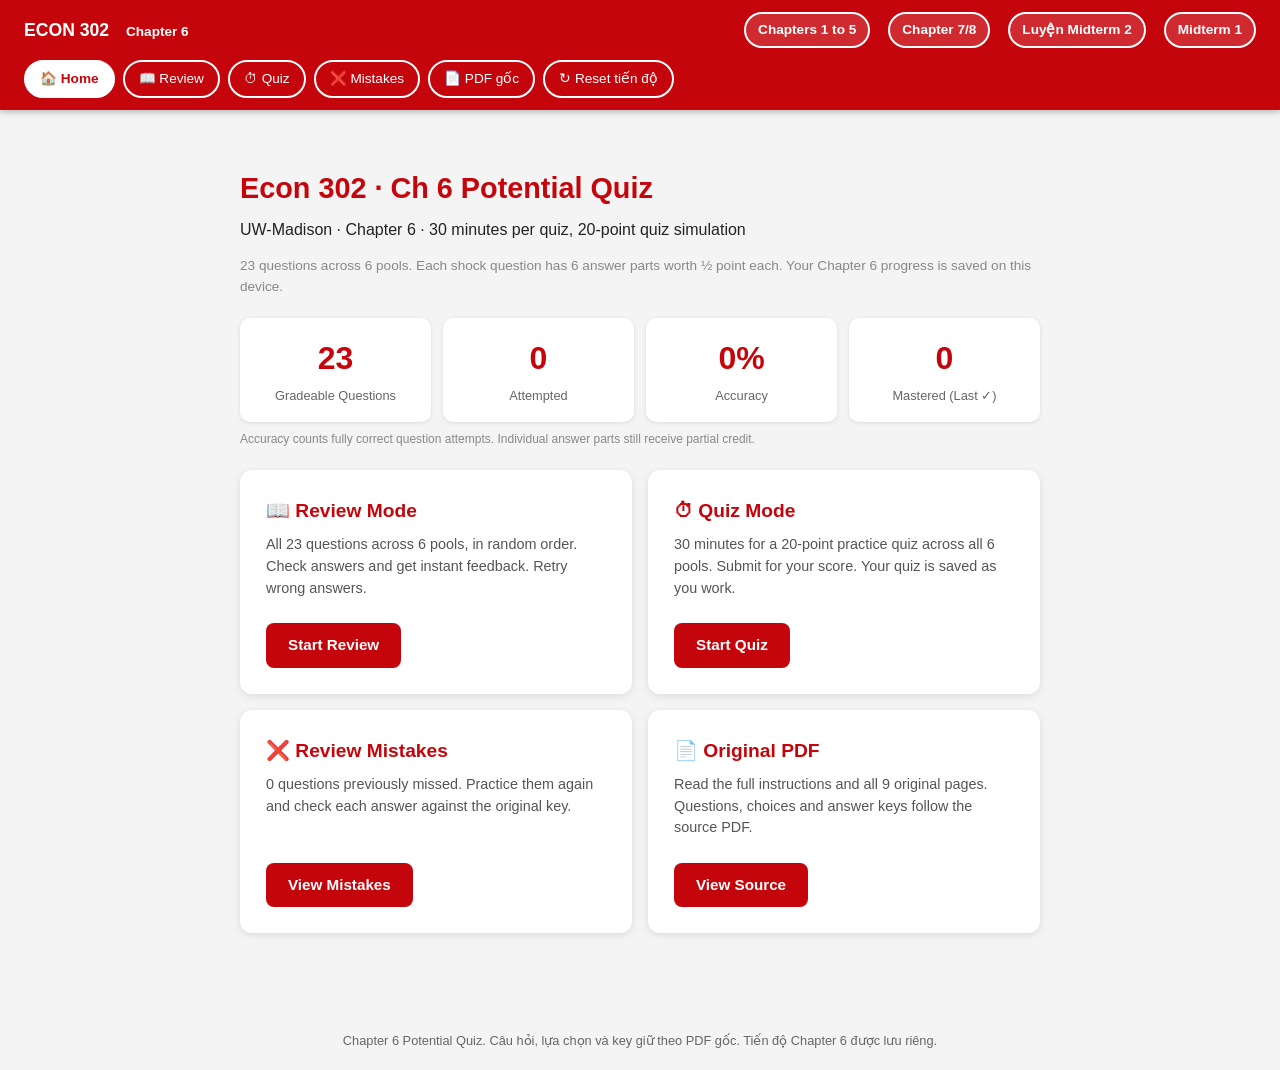
<file: chapter6.html>
<!doctype html>
<html lang="vi">
<head>
<meta charset="utf-8">
<meta name="viewport" content="width=device-width,initial-scale=1,viewport-fit=cover">
<meta name="theme-color" content="#c5050c">
<title>ECON 302 | Chapter 6</title>
<link rel="stylesheet" href="midterm.css?v=20261012.2">
<link rel="stylesheet" href="chapter6.css?v=20261022.2">
<script defer src="chapter6-data.js?v=20261022.1"></script>
<script defer src="chapter6.js?v=20261025.3"></script>
</head>
<body>
<div class="study-header">
<header>
 <a class="brand" href="chapter6.html">ECON 302 <span>Chapter 6</span></a>
 <div class="chapter-links"><a class="chapter-link" href="index.html">Chapters 1 to 5</a><a class="chapter-link" href="chapter78.html">Chapter 7/8</a><a class="chapter-link" href="practice.html">Luyện Midterm 2</a><a class="chapter-link" href="midterm.html">Midterm 1</a></div>
</header>
<nav aria-label="Chapter 6 study modes">
 <button data-view="home">🏠 Home</button>
 <button data-view="review">📖 Review</button>
 <button data-view="quiz">⏱ Quiz</button>
 <button data-view="mistakes">❌ Mistakes</button>
 <button data-view="source">📄 PDF gốc</button>
 <button id="reset-progress">↻ Reset tiến độ</button>
</nav>
</div>
<p id="storage-warning" class="warning" role="status" hidden>Trình duyệt không cho lưu dữ liệu. Tiến độ trong lần mở này vẫn dùng được, nhưng có thể mất khi đóng trang.</p>
<aside id="clock" hidden><span>Chapter 6 Quiz</span><strong id="clock-time"></strong><button id="submit-top">Nộp bài</button></aside>
<main id="app" aria-live="polite"></main>
<dialog id="confirm-dialog" aria-labelledby="confirm-title"><form method="dialog"><h2 id="confirm-title">Nộp bài Chapter 6?</h2><p>Câu chưa trả lời được tính 0 điểm. Sau khi nộp, bài được lưu để xem lại.</p><div class="actions"><button class="btn secondary" value="cancel">Tiếp tục làm</button><button class="btn" value="ok">Nộp bài</button></div></form></dialog>
<dialog id="reset-dialog" aria-labelledby="reset-title" aria-describedby="reset-description"><form method="dialog"><h2 id="reset-title">Reset tiến độ Chapter 6?</h2><p id="reset-description">Xóa toàn bộ câu trả lời, điểm, lịch sử câu sai và bài Quiz đã lưu của Chapter 6 trên trình duyệt này. Thao tác không thể hoàn tác và chỉ áp dụng cho Chapter 6.</p><div class="actions"><button class="btn secondary" value="cancel" autofocus>Hủy</button><button class="btn" value="ok">Reset Chapter 6</button></div></form></dialog>
<dialog id="refresh-dialog" aria-labelledby="refresh-title" aria-describedby="refresh-description"><form method="dialog"><h2 id="refresh-title">Refresh Review?</h2><p id="refresh-description"></p><div class="actions"><button class="btn secondary" value="cancel" autofocus>Hủy</button><button class="btn" value="ok">Refresh Review</button></div></form></dialog>
<footer>Chapter 6 Potential Quiz. Câu hỏi, lựa chọn và key giữ theo PDF gốc. Tiến độ Chapter 6 được lưu riêng.</footer>
<noscript>Cần bật JavaScript để luyện và lưu tiến độ.</noscript>
</body>
</html>
</file>
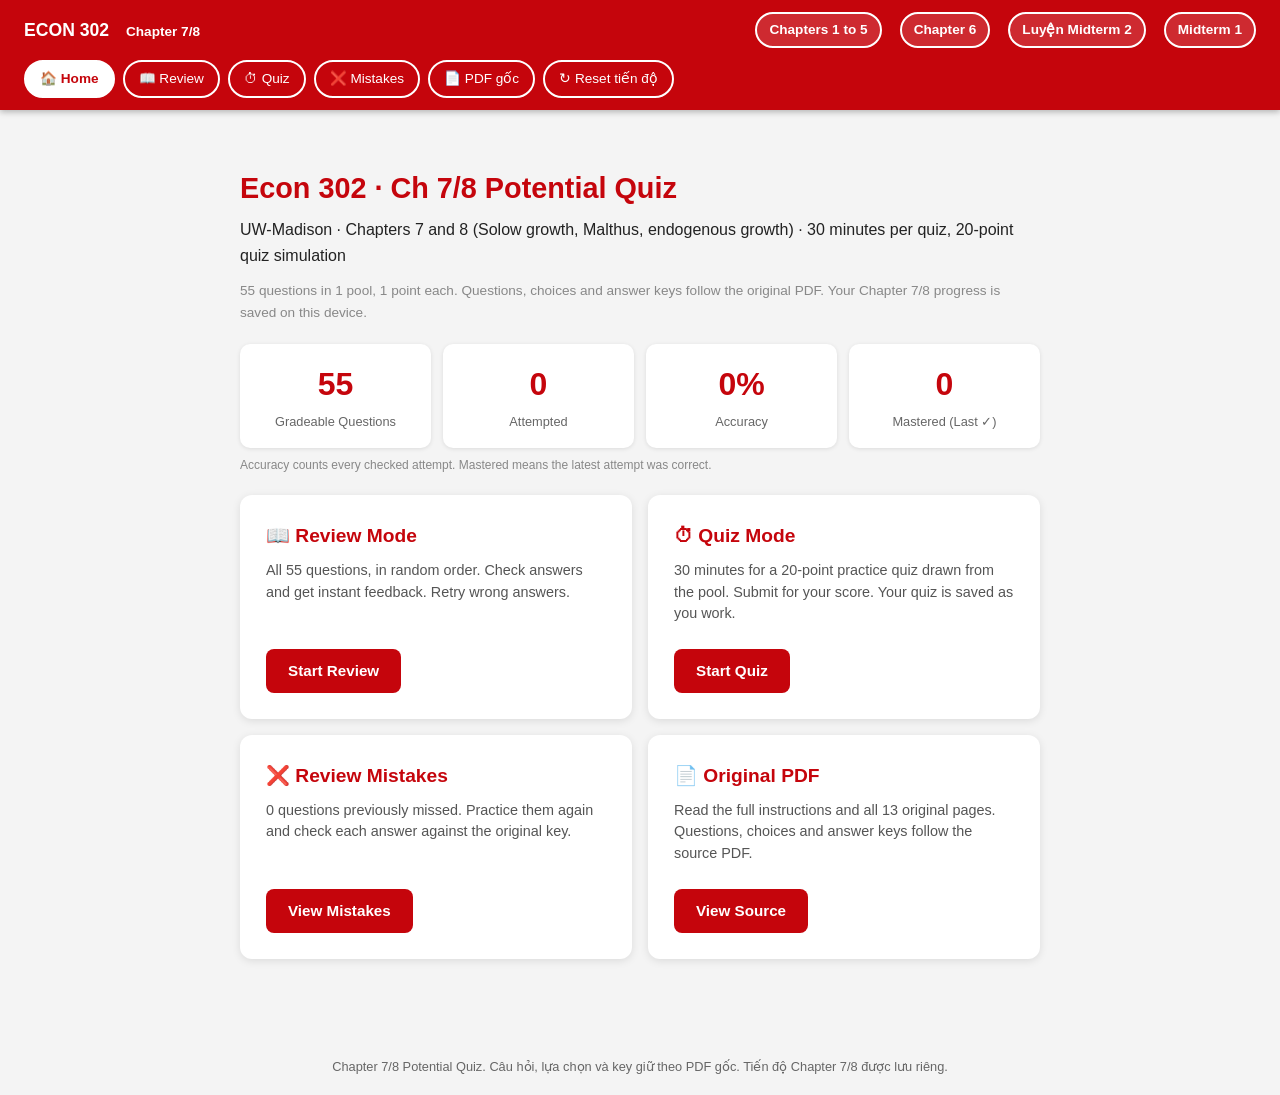
<file: chapter78.html>
<!doctype html>
<html lang="vi">
<head>
<meta charset="utf-8">
<meta name="viewport" content="width=device-width,initial-scale=1,viewport-fit=cover">
<meta name="theme-color" content="#c5050c">
<title>ECON 302 | Chapter 7/8</title>
<link rel="stylesheet" href="midterm.css?v=20261012.2">
<link rel="stylesheet" href="chapter6.css?v=20261022.2">
<script defer src="chapter78-data.js?v=20261109.1"></script>
<script defer src="chapter78.js?v=20261109.1"></script>
</head>
<body>
<div class="study-header">
<header>
 <a class="brand" href="chapter78.html">ECON 302 <span>Chapter 7/8</span></a>
 <div class="chapter-links"><a class="chapter-link" href="index.html">Chapters 1 to 5</a><a class="chapter-link" href="chapter6.html">Chapter 6</a><a class="chapter-link" href="practice.html">Luyện Midterm 2</a><a class="chapter-link" href="midterm.html">Midterm 1</a></div>
</header>
<nav aria-label="Chapter 7/8 study modes">
 <button data-view="home">🏠 Home</button>
 <button data-view="review">📖 Review</button>
 <button data-view="quiz">⏱ Quiz</button>
 <button data-view="mistakes">❌ Mistakes</button>
 <button data-view="source">📄 PDF gốc</button>
 <button id="reset-progress">↻ Reset tiến độ</button>
</nav>
</div>
<p id="storage-warning" class="warning" role="status" hidden>Trình duyệt không cho lưu dữ liệu. Tiến độ trong lần mở này vẫn dùng được, nhưng có thể mất khi đóng trang.</p>
<aside id="clock" hidden><span>Chapter 7/8 Quiz</span><strong id="clock-time"></strong><button id="submit-top">Nộp bài</button></aside>
<main id="app" aria-live="polite"></main>
<dialog id="confirm-dialog" aria-labelledby="confirm-title"><form method="dialog"><h2 id="confirm-title">Nộp bài Chapter 7/8?</h2><p>Câu chưa trả lời được tính 0 điểm. Sau khi nộp, bài được lưu để xem lại.</p><div class="actions"><button class="btn secondary" value="cancel">Tiếp tục làm</button><button class="btn" value="ok">Nộp bài</button></div></form></dialog>
<dialog id="reset-dialog" aria-labelledby="reset-title" aria-describedby="reset-description"><form method="dialog"><h2 id="reset-title">Reset tiến độ Chapter 7/8?</h2><p id="reset-description">Xóa toàn bộ câu trả lời, điểm, lịch sử câu sai và bài Quiz đã lưu của Chapter 7/8 trên trình duyệt này. Thao tác không thể hoàn tác và chỉ áp dụng cho Chapter 7/8.</p><div class="actions"><button class="btn secondary" value="cancel" autofocus>Hủy</button><button class="btn" value="ok">Reset Chapter 7/8</button></div></form></dialog>
<dialog id="refresh-dialog" aria-labelledby="refresh-title" aria-describedby="refresh-description"><form method="dialog"><h2 id="refresh-title">Refresh Review?</h2><p id="refresh-description"></p><div class="actions"><button class="btn secondary" value="cancel" autofocus>Hủy</button><button class="btn" value="ok">Refresh Review</button></div></form></dialog>
<footer>Chapter 7/8 Potential Quiz. Câu hỏi, lựa chọn và key giữ theo PDF gốc. Tiến độ Chapter 7/8 được lưu riêng.</footer>
<noscript>Cần bật JavaScript để luyện và lưu tiến độ.</noscript>
</body>
</html>
</file>
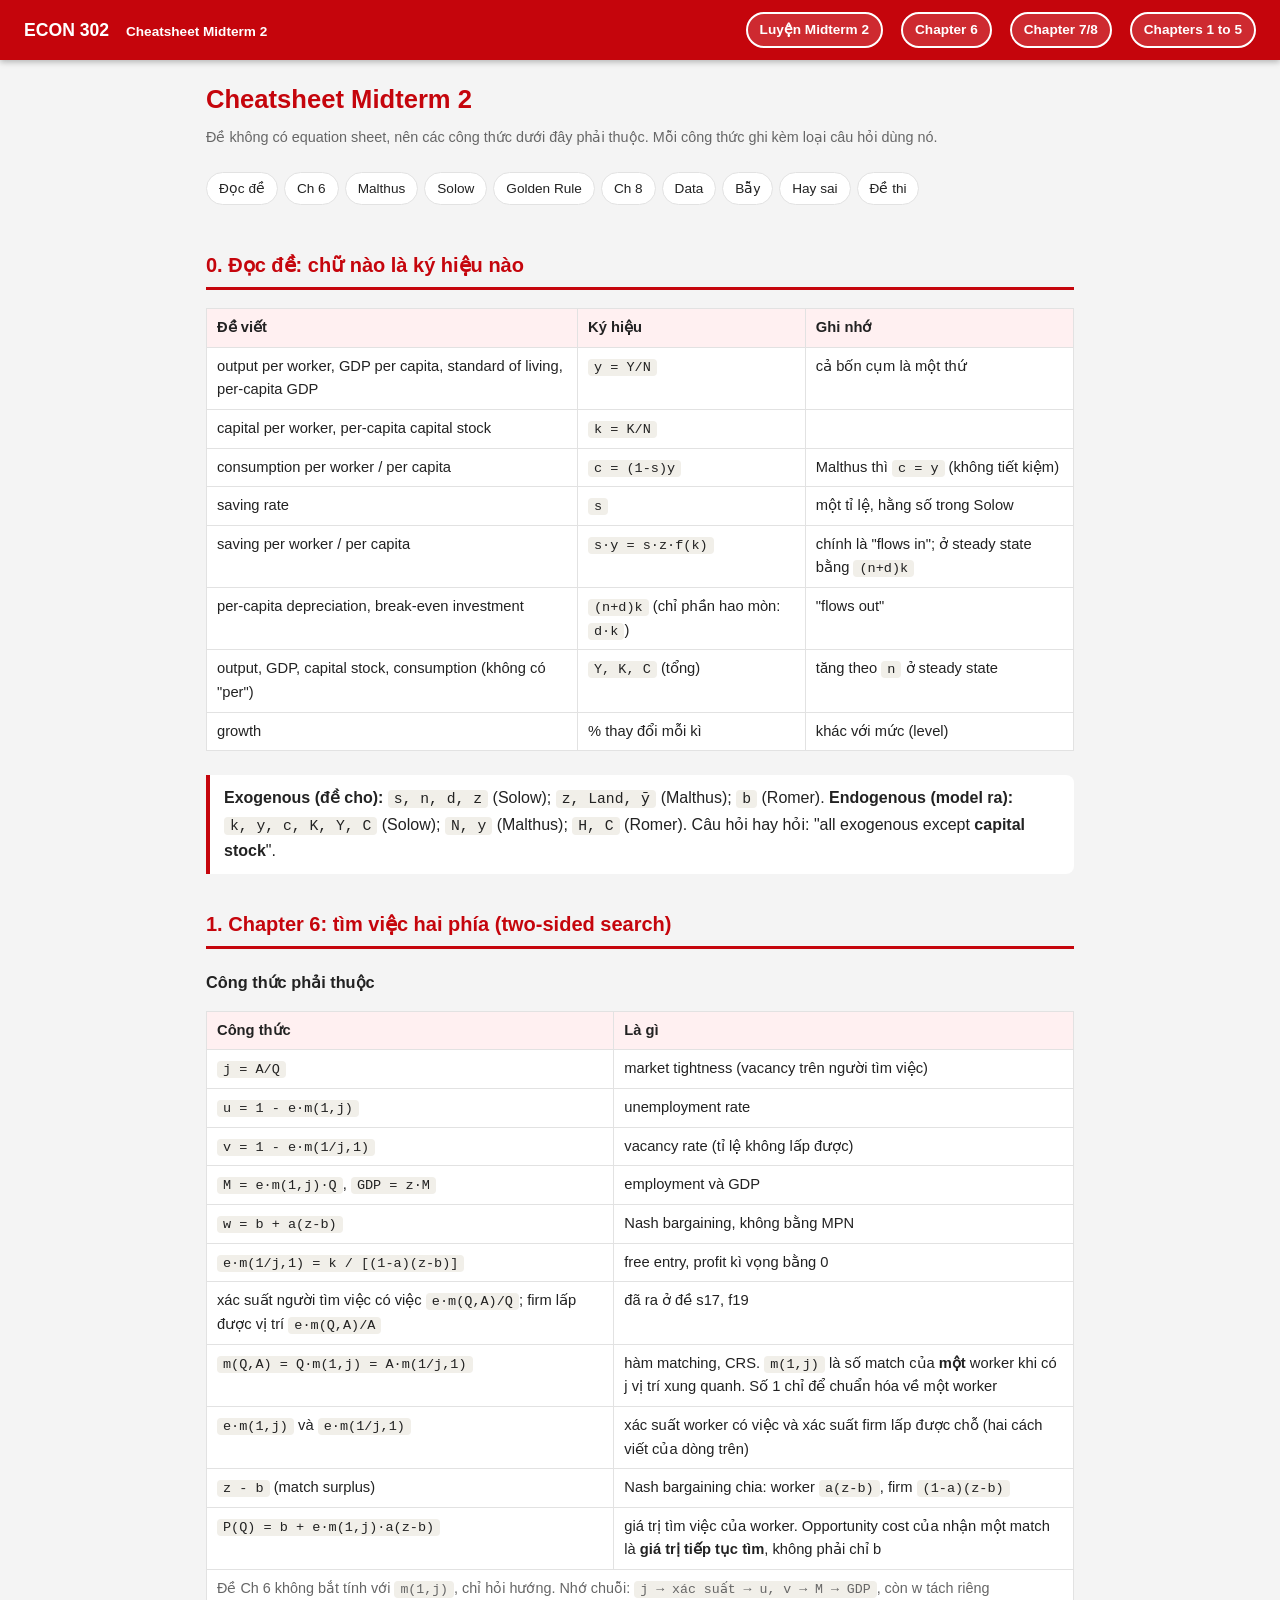
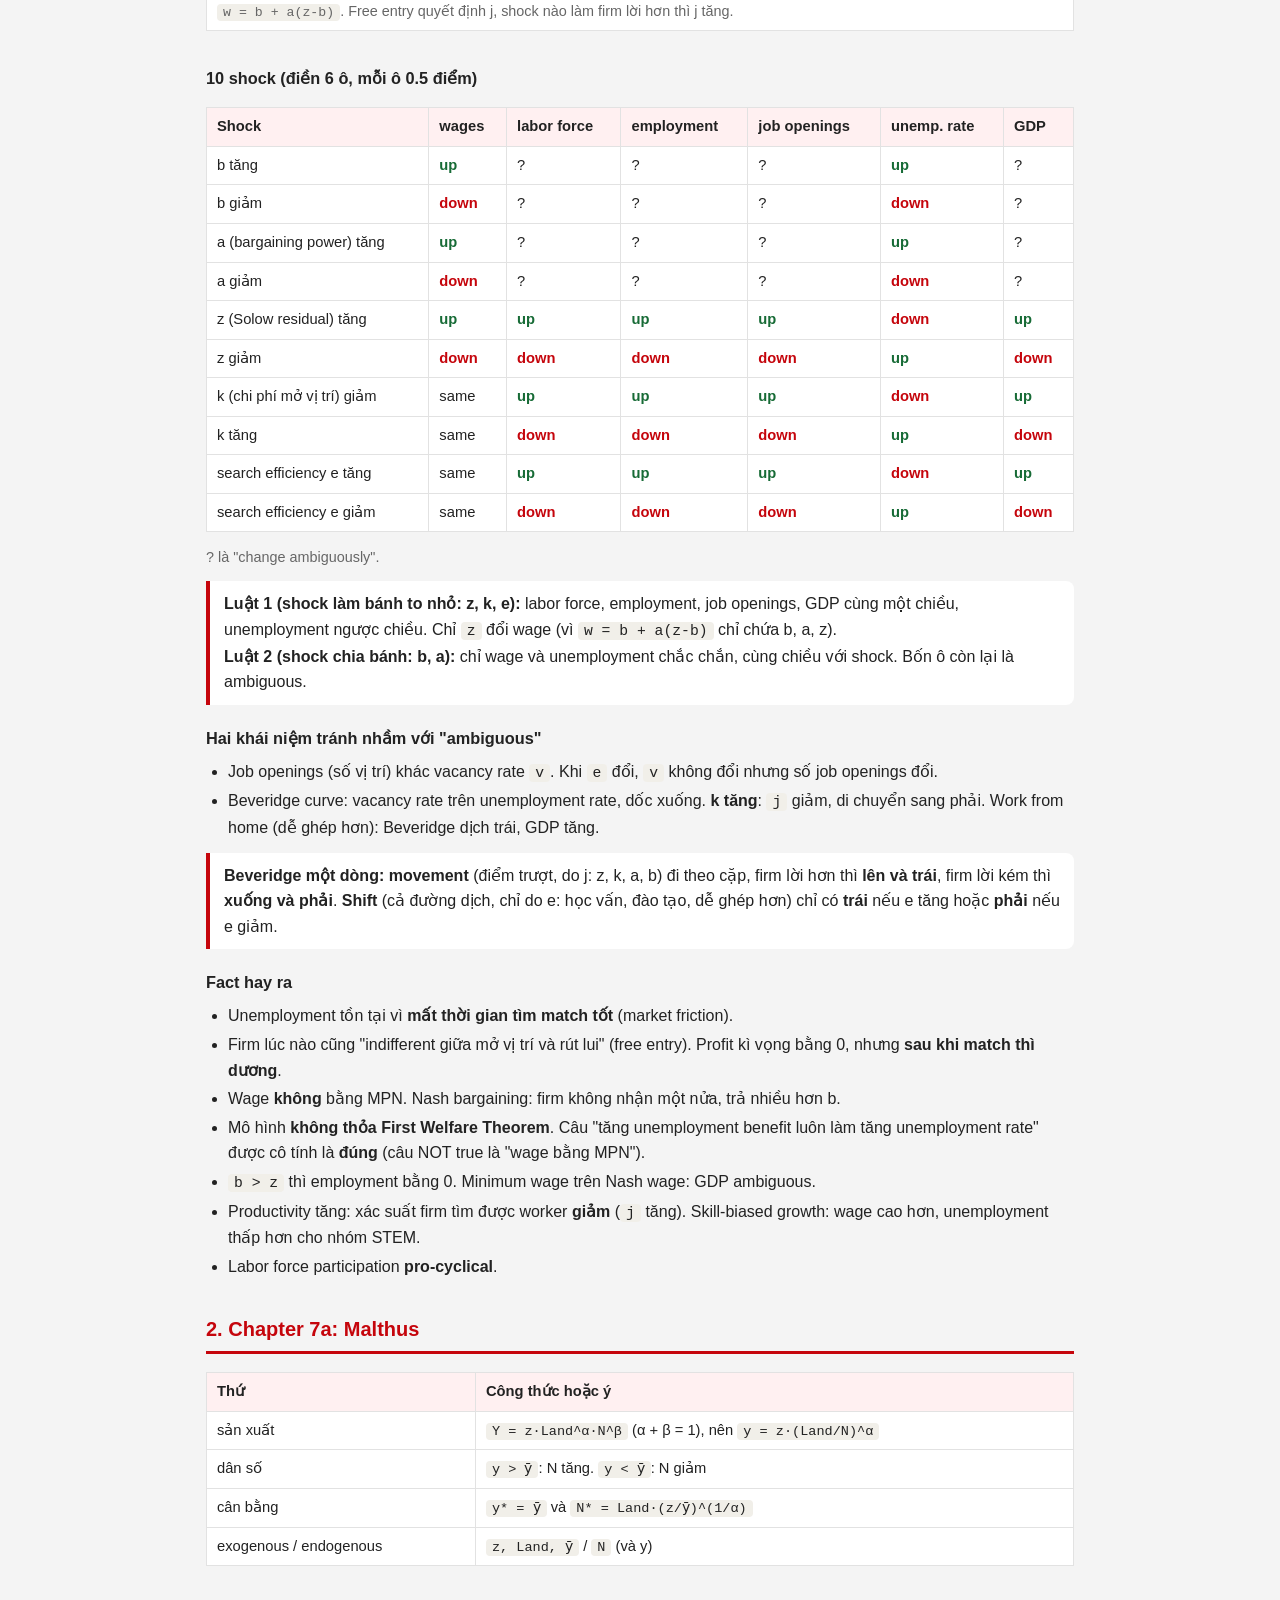
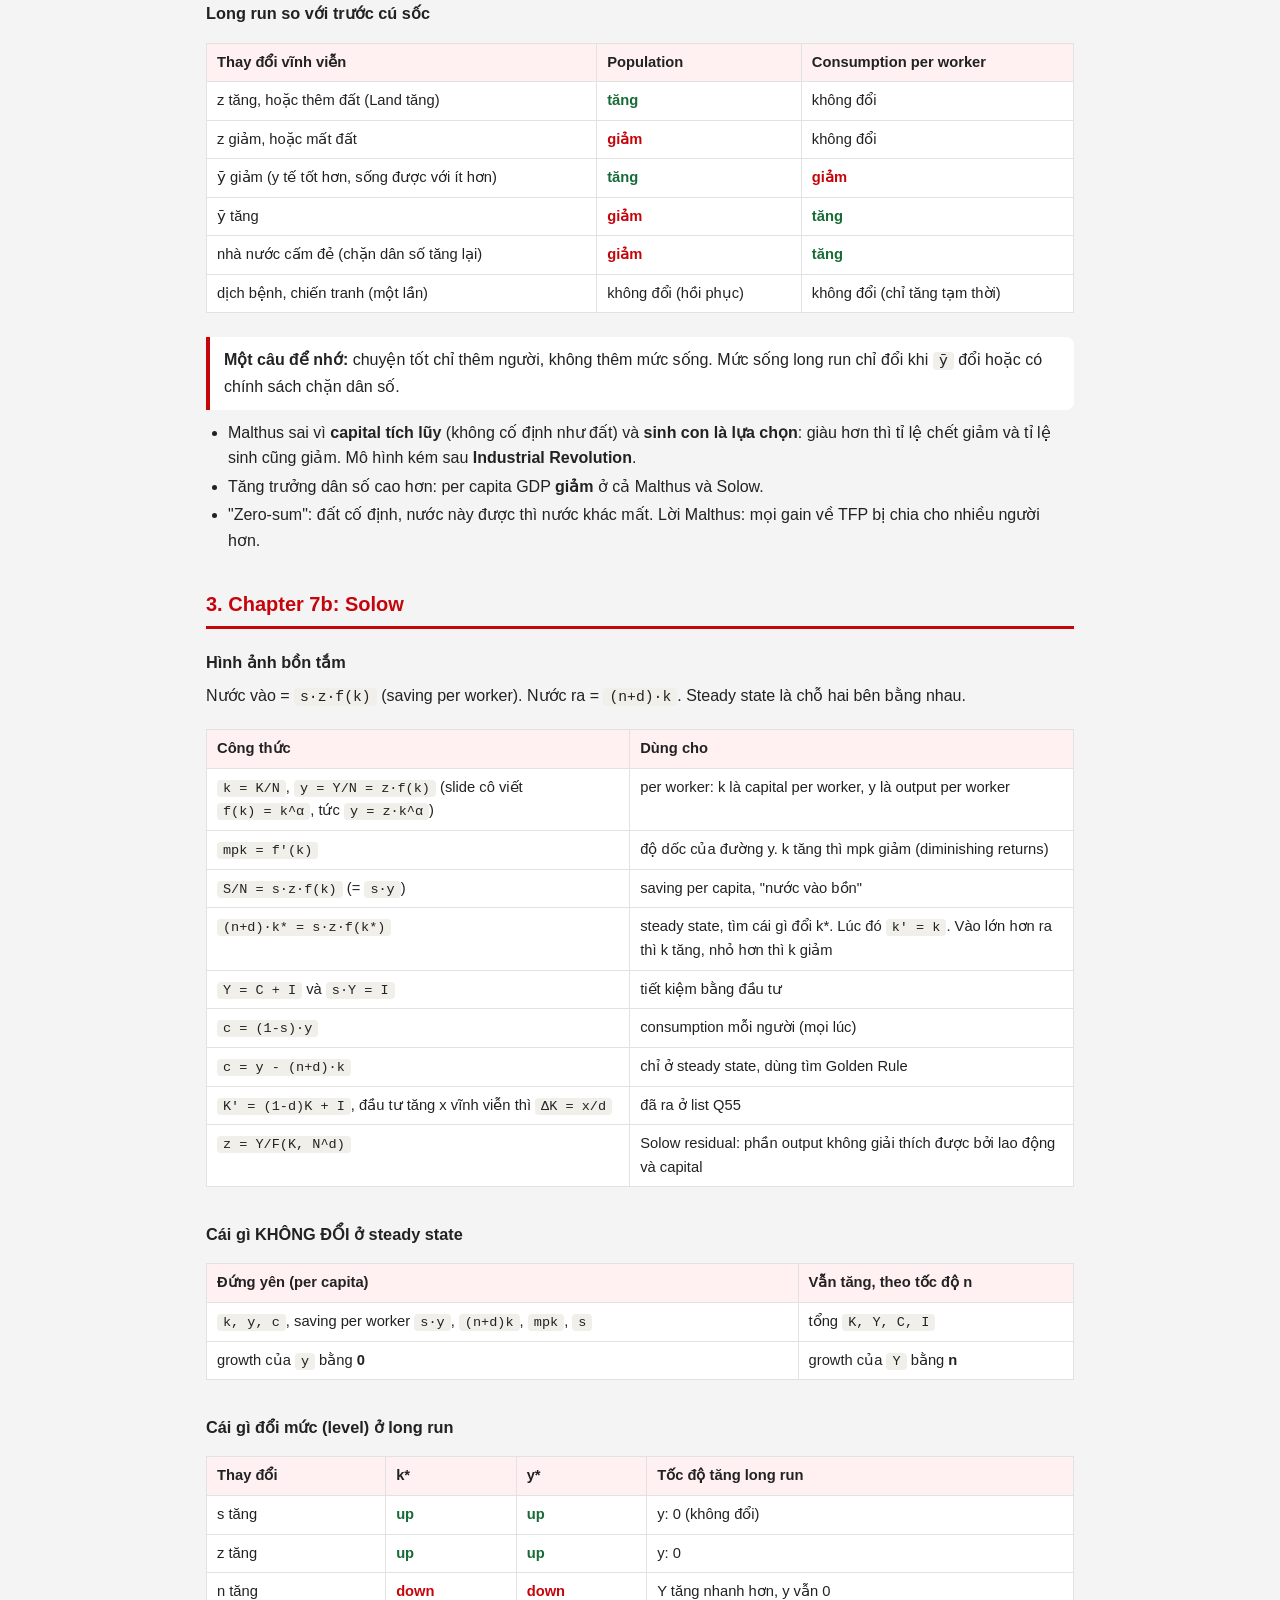
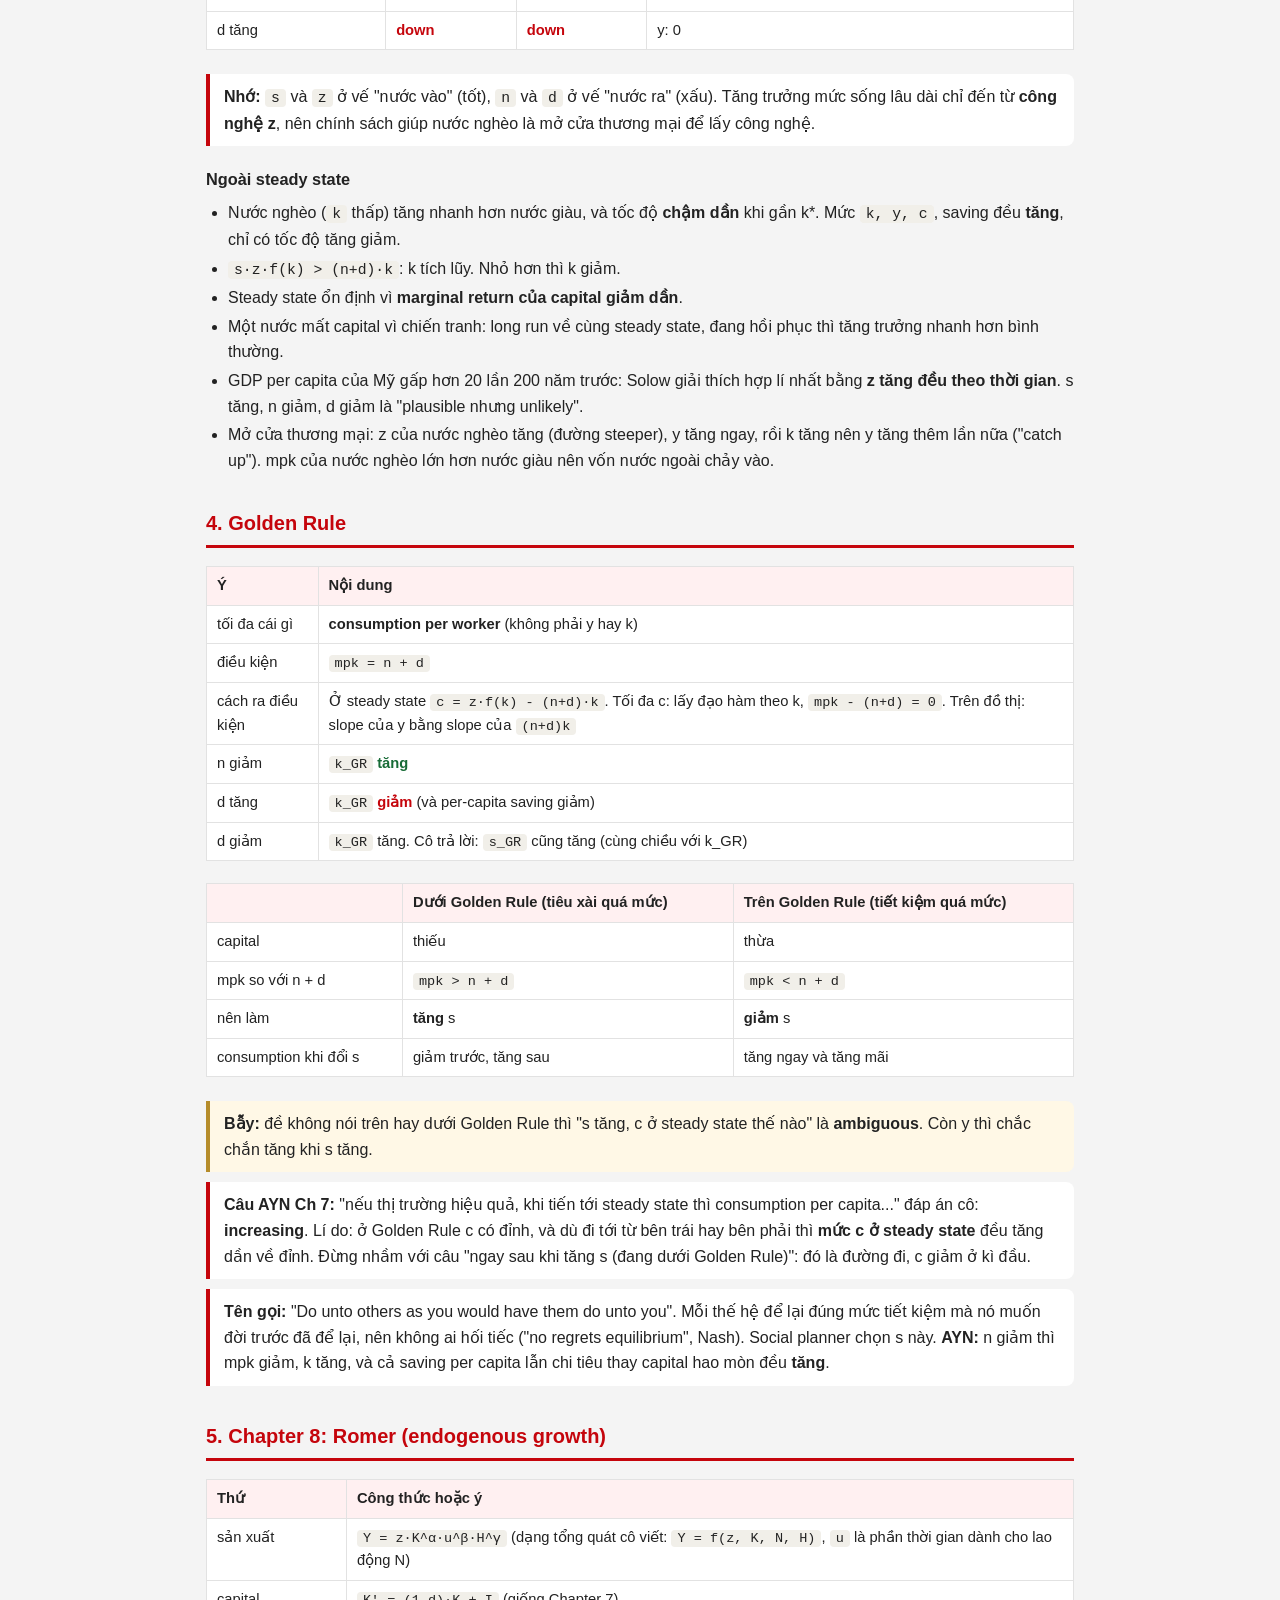
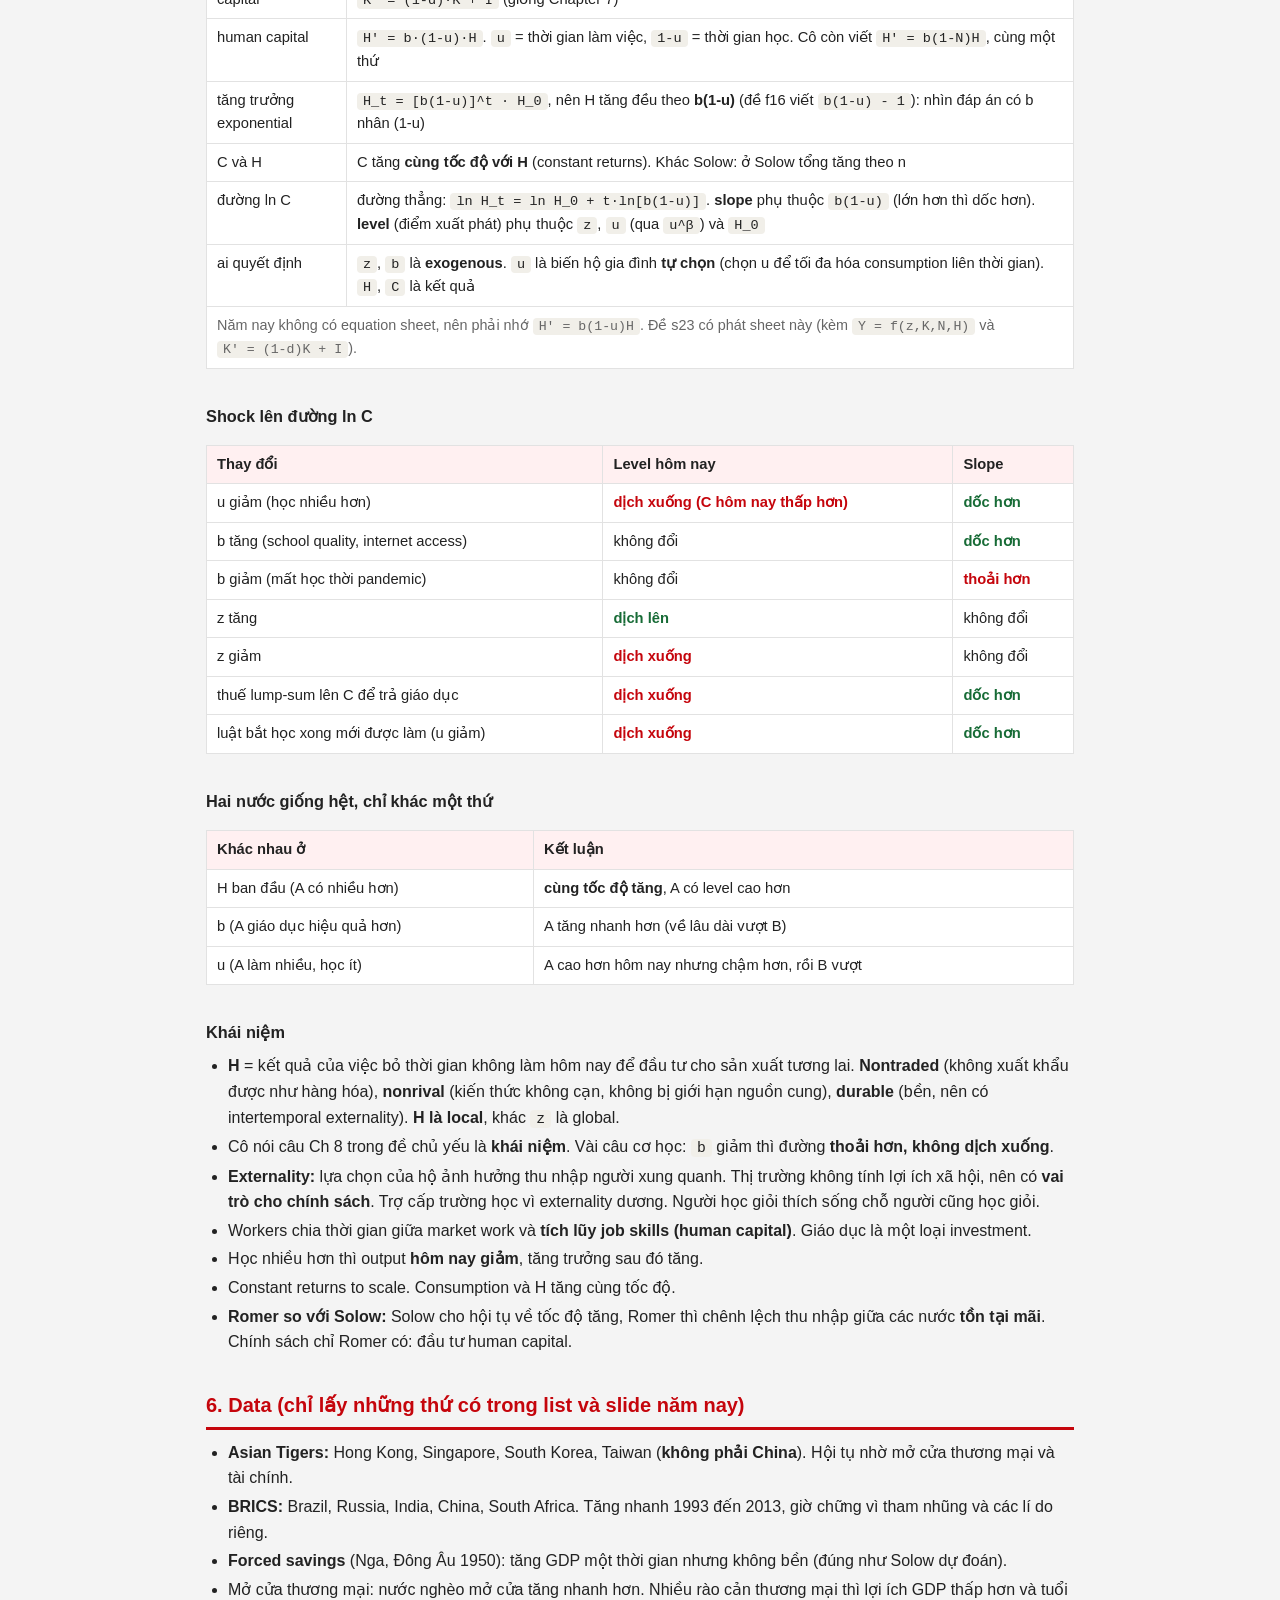
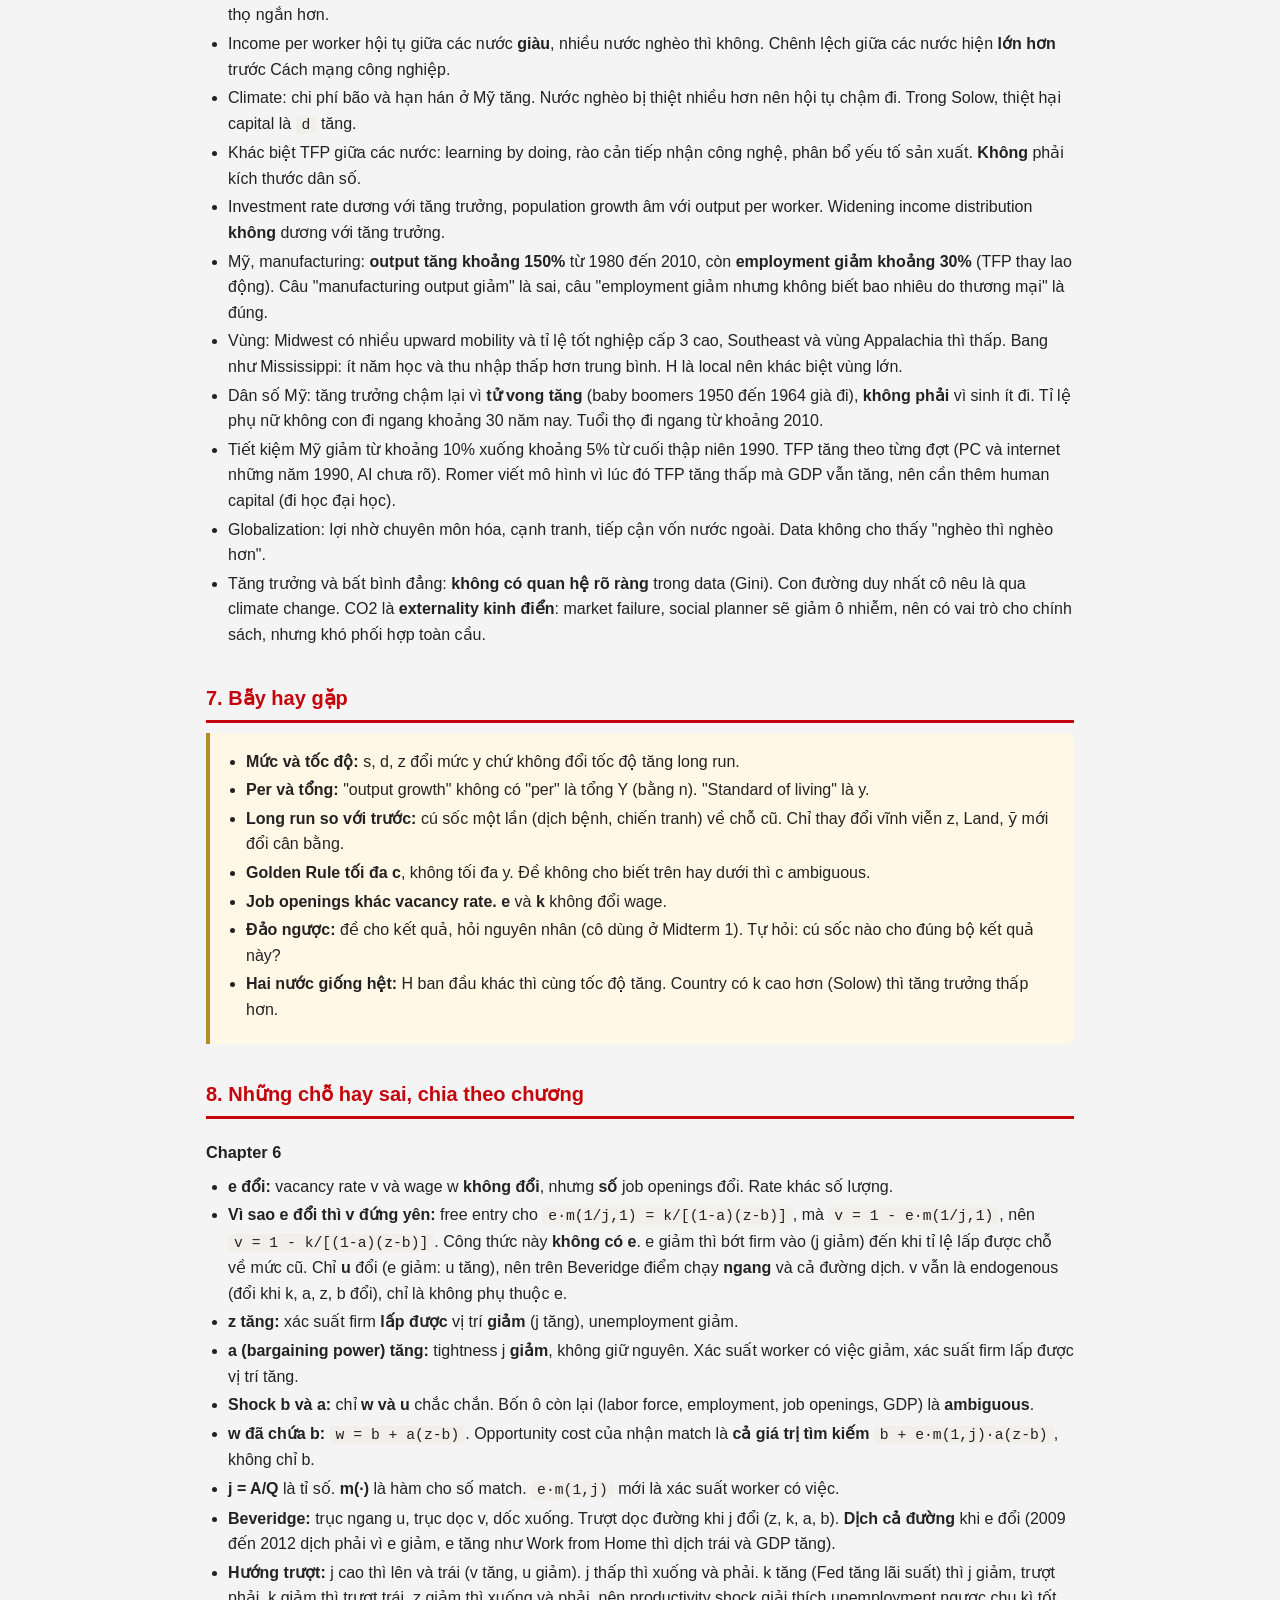
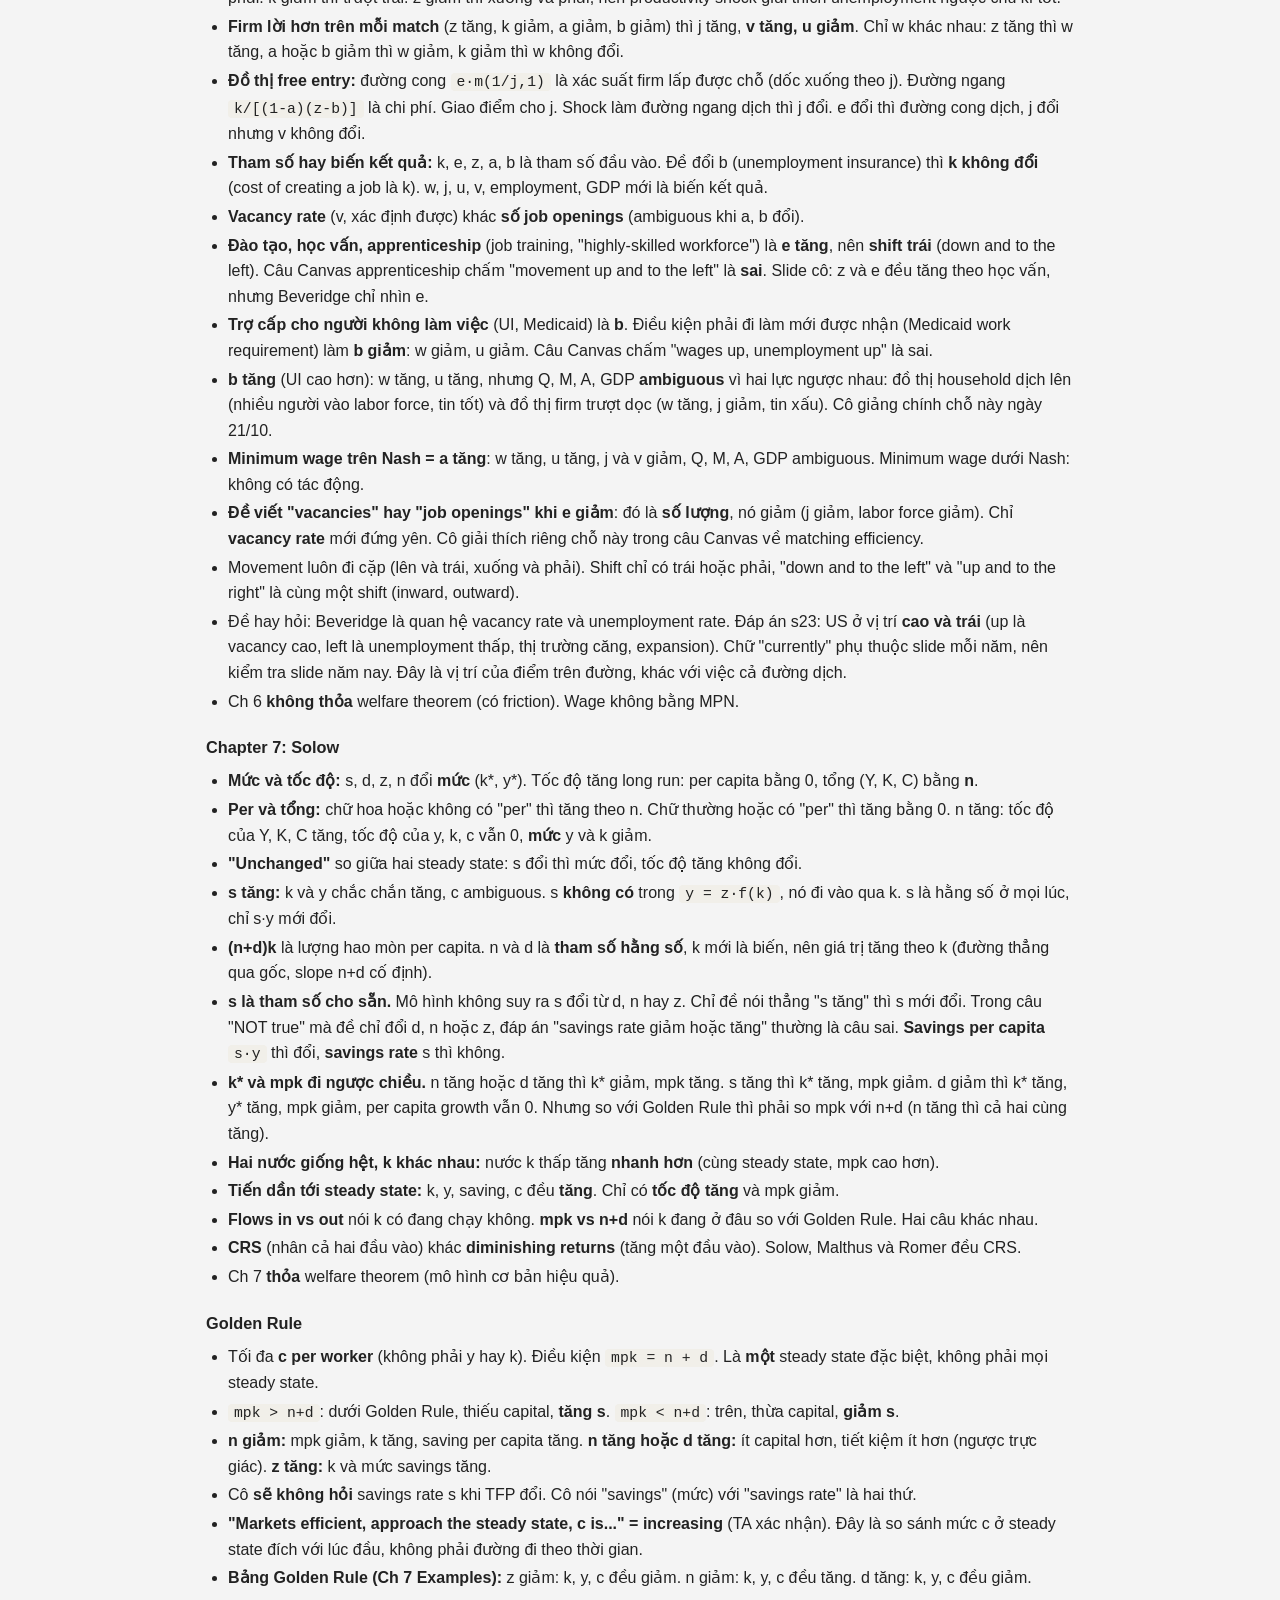
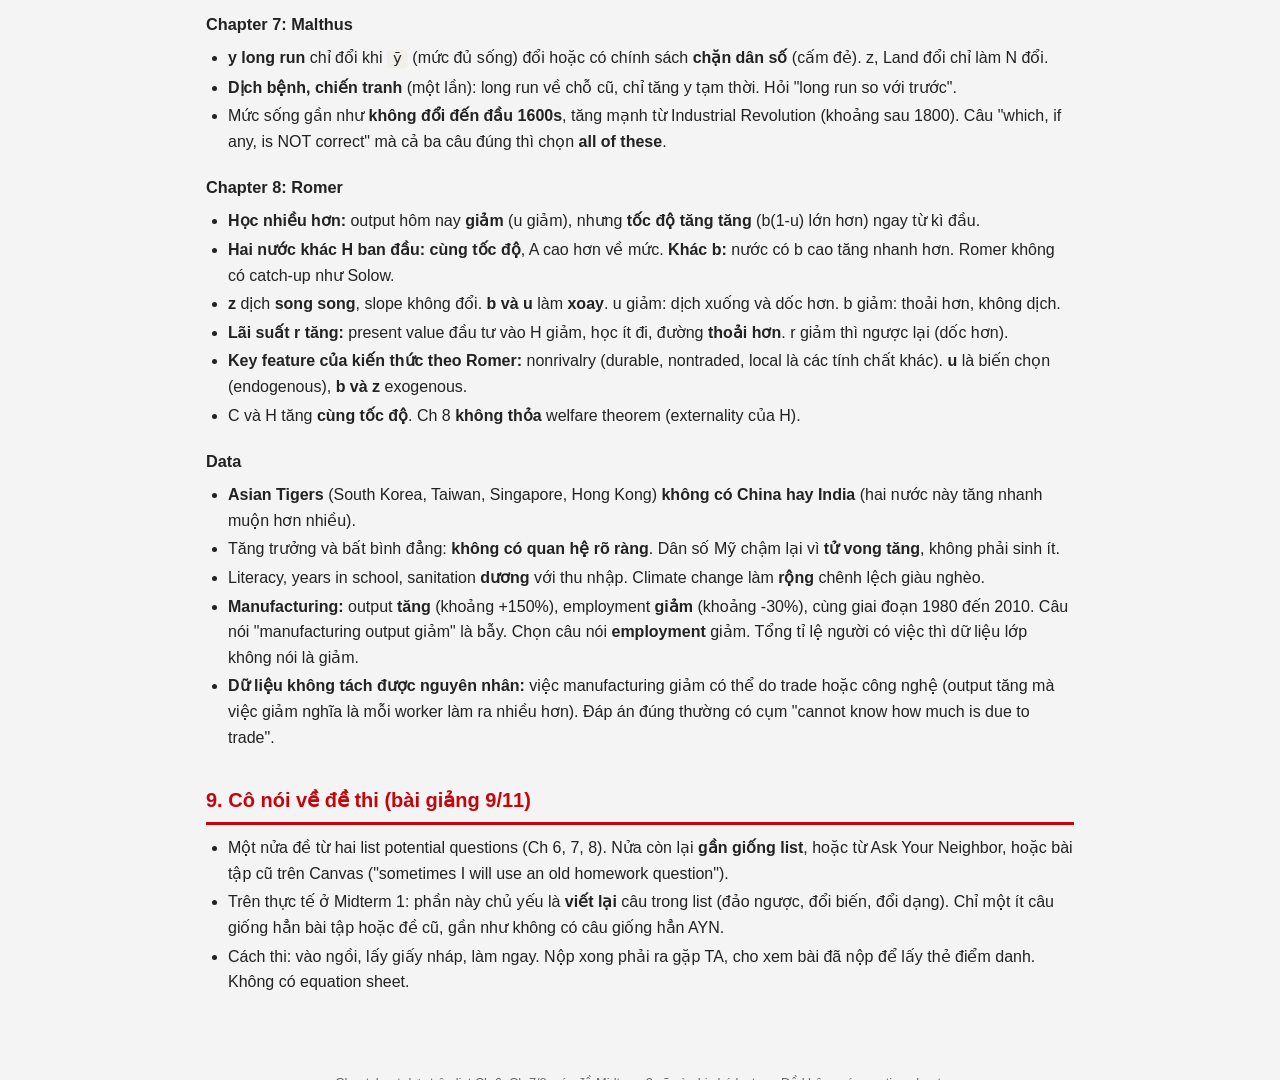
<file: cheatsheet.html>
<!doctype html>
<html lang="vi">
<head>
<meta charset="utf-8">
<meta name="viewport" content="width=device-width,initial-scale=1,viewport-fit=cover">
<meta name="theme-color" content="#c5050c">
<title>ECON 302 | Cheatsheet Midterm 2</title>
<link rel="stylesheet" href="midterm.css?v=20261012.2">
<link rel="stylesheet" href="chapter6.css?v=20261022.2">
<link rel="stylesheet" href="cheatsheet.css?v=20261112.1">
</head>
<body>
<div class="study-header">
<header>
 <a class="brand" href="cheatsheet.html">ECON 302 <span>Cheatsheet Midterm 2</span></a>
 <div class="chapter-links"><a class="chapter-link" href="practice.html">Luyện Midterm 2</a><a class="chapter-link" href="chapter6.html">Chapter 6</a><a class="chapter-link" href="chapter78.html">Chapter 7/8</a><a class="chapter-link" href="index.html">Chapters 1 to 5</a></div>
</header>
</div>
<main class="cheat">
<h1>Cheatsheet Midterm 2</h1>
<p class="muted">Đề không có equation sheet, nên các công thức dưới đây phải thuộc. Mỗi công thức ghi kèm loại câu hỏi dùng nó.</p>
<nav class="jump" aria-label="Chuyển nhanh">
 <a href="#doc">Đọc đề</a><a href="#ch6">Ch 6</a><a href="#malthus">Malthus</a><a href="#solow">Solow</a><a href="#golden">Golden Rule</a><a href="#ch8">Ch 8</a><a href="#data">Data</a><a href="#trap">Bẫy</a><a href="#mistakes">Hay sai</a><a href="#exam">Đề thi</a>
</nav>

<h2 id="doc">0. Đọc đề: chữ nào là ký hiệu nào</h2>
<div class="scroll"><table>
<tr><th>Đề viết</th><th>Ký hiệu</th><th>Ghi nhớ</th></tr>
<tr><td>output per worker, GDP per capita, standard of living, per-capita GDP</td><td><code>y = Y/N</code></td><td>cả bốn cụm là một thứ</td></tr>
<tr><td>capital per worker, per-capita capital stock</td><td><code>k = K/N</code></td><td></td></tr>
<tr><td>consumption per worker / per capita</td><td><code>c = (1-s)y</code></td><td>Malthus thì <code>c = y</code> (không tiết kiệm)</td></tr>
<tr><td>saving rate</td><td><code>s</code></td><td>một tỉ lệ, hằng số trong Solow</td></tr>
<tr><td>saving per worker / per capita</td><td><code>s·y = s·z·f(k)</code></td><td>chính là "flows in"; ở steady state bằng <code>(n+d)k</code></td></tr>
<tr><td>per-capita depreciation, break-even investment</td><td><code>(n+d)k</code> (chỉ phần hao mòn: <code>d·k</code>)</td><td>"flows out"</td></tr>
<tr><td>output, GDP, capital stock, consumption (không có "per")</td><td><code>Y, K, C</code> (tổng)</td><td>tăng theo <code>n</code> ở steady state</td></tr>
<tr><td>growth</td><td>% thay đổi mỗi kì</td><td>khác với mức (level)</td></tr>
</table></div>
<div class="rule"><b>Exogenous (đề cho):</b> <code>s, n, d, z</code> (Solow); <code>z, Land, ȳ</code> (Malthus); <code>b</code> (Romer). <b>Endogenous (model ra):</b> <code>k, y, c, K, Y, C</code> (Solow); <code>N, y</code> (Malthus); <code>H, C</code> (Romer). Câu hỏi hay hỏi: "all exogenous except <b>capital stock</b>".</div>

<h2 id="ch6">1. Chapter 6: tìm việc hai phía (two-sided search)</h2>
<h3>Công thức phải thuộc</h3>
<div class="scroll"><table>
<tr><th>Công thức</th><th>Là gì</th></tr>
<tr><td><code>j = A/Q</code></td><td>market tightness (vacancy trên người tìm việc)</td></tr>
<tr><td><code>u = 1 - e·m(1,j)</code></td><td>unemployment rate</td></tr>
<tr><td><code>v = 1 - e·m(1/j,1)</code></td><td>vacancy rate (tỉ lệ không lấp được)</td></tr>
<tr><td><code>M = e·m(1,j)·Q</code>, <code>GDP = z·M</code></td><td>employment và GDP</td></tr>
<tr><td><code>w = b + a(z-b)</code></td><td>Nash bargaining, không bằng MPN</td></tr>
<tr><td><code>e·m(1/j,1) = k / [(1-a)(z-b)]</code></td><td>free entry, profit kì vọng bằng 0</td></tr>
<tr><td>xác suất người tìm việc có việc <code>e·m(Q,A)/Q</code>; firm lấp được vị trí <code>e·m(Q,A)/A</code></td><td>đã ra ở đề s17, f19</td></tr>
<tr><td><code>m(Q,A) = Q·m(1,j) = A·m(1/j,1)</code></td><td>hàm matching, CRS. <code>m(1,j)</code> là số match của <b>một</b> worker khi có j vị trí xung quanh. Số 1 chỉ để chuẩn hóa về một worker</td></tr>
<tr><td><code>e·m(1,j)</code> và <code>e·m(1/j,1)</code></td><td>xác suất worker có việc và xác suất firm lấp được chỗ (hai cách viết của dòng trên)</td></tr>
<tr><td><code>z - b</code> (match surplus)</td><td>Nash bargaining chia: worker <code>a(z-b)</code>, firm <code>(1-a)(z-b)</code></td></tr>
<tr><td><code>P(Q) = b + e·m(1,j)·a(z-b)</code></td><td>giá trị tìm việc của worker. Opportunity cost của nhận một match là <b>giá trị tiếp tục tìm</b>, không phải chỉ b</td></tr>
<tr><td colspan="2" class="muted">Đề Ch 6 không bắt tính với <code>m(1,j)</code>, chỉ hỏi hướng. Nhớ chuỗi: <code>j → xác suất → u, v → M → GDP</code>, còn w tách riêng <code>w = b + a(z-b)</code>. Free entry quyết định j, shock nào làm firm lời hơn thì j tăng.</td></tr>
</table></div>
<h3>10 shock (điền 6 ô, mỗi ô 0.5 điểm)</h3>
<div class="scroll"><table>
<tr><th>Shock</th><th>wages</th><th>labor force</th><th>employment</th><th>job openings</th><th>unemp. rate</th><th>GDP</th></tr>
<tr><td>b tăng</td><td class="up">up</td><td>?</td><td>?</td><td>?</td><td class="up">up</td><td>?</td></tr>
<tr><td>b giảm</td><td class="down">down</td><td>?</td><td>?</td><td>?</td><td class="down">down</td><td>?</td></tr>
<tr><td>a (bargaining power) tăng</td><td class="up">up</td><td>?</td><td>?</td><td>?</td><td class="up">up</td><td>?</td></tr>
<tr><td>a giảm</td><td class="down">down</td><td>?</td><td>?</td><td>?</td><td class="down">down</td><td>?</td></tr>
<tr><td>z (Solow residual) tăng</td><td class="up">up</td><td class="up">up</td><td class="up">up</td><td class="up">up</td><td class="down">down</td><td class="up">up</td></tr>
<tr><td>z giảm</td><td class="down">down</td><td class="down">down</td><td class="down">down</td><td class="down">down</td><td class="up">up</td><td class="down">down</td></tr>
<tr><td>k (chi phí mở vị trí) giảm</td><td>same</td><td class="up">up</td><td class="up">up</td><td class="up">up</td><td class="down">down</td><td class="up">up</td></tr>
<tr><td>k tăng</td><td>same</td><td class="down">down</td><td class="down">down</td><td class="down">down</td><td class="up">up</td><td class="down">down</td></tr>
<tr><td>search efficiency e tăng</td><td>same</td><td class="up">up</td><td class="up">up</td><td class="up">up</td><td class="down">down</td><td class="up">up</td></tr>
<tr><td>search efficiency e giảm</td><td>same</td><td class="down">down</td><td class="down">down</td><td class="down">down</td><td class="up">up</td><td class="down">down</td></tr>
</table></div>
<p class="muted">? là "change ambiguously".</p>
<div class="rule"><b>Luật 1 (shock làm bánh to nhỏ: z, k, e):</b> labor force, employment, job openings, GDP cùng một chiều, unemployment ngược chiều. Chỉ <code>z</code> đổi wage (vì <code>w = b + a(z-b)</code> chỉ chứa b, a, z).<br><b>Luật 2 (shock chia bánh: b, a):</b> chỉ wage và unemployment chắc chắn, cùng chiều với shock. Bốn ô còn lại là ambiguous.</div>
<h3>Hai khái niệm tránh nhầm với "ambiguous"</h3>
<ul>
<li>Job openings (số vị trí) khác vacancy rate <code>v</code>. Khi <code>e</code> đổi, <code>v</code> không đổi nhưng số job openings đổi.</li>
<li>Beveridge curve: vacancy rate trên unemployment rate, dốc xuống. <b>k tăng</b>: <code>j</code> giảm, di chuyển sang phải. Work from home (dễ ghép hơn): Beveridge dịch trái, GDP tăng.</li>
</ul>
<div class="rule"><b>Beveridge một dòng:</b> <b>movement</b> (điểm trượt, do j: z, k, a, b) đi theo cặp, firm lời hơn thì <b>lên và trái</b>, firm lời kém thì <b>xuống và phải</b>. <b>Shift</b> (cả đường dịch, chỉ do e: học vấn, đào tạo, dễ ghép hơn) chỉ có <b>trái</b> nếu e tăng hoặc <b>phải</b> nếu e giảm.</div>
<h3>Fact hay ra</h3>
<ul>
<li>Unemployment tồn tại vì <b>mất thời gian tìm match tốt</b> (market friction).</li>
<li>Firm lúc nào cũng "indifferent giữa mở vị trí và rút lui" (free entry). Profit kì vọng bằng 0, nhưng <b>sau khi match thì dương</b>.</li>
<li>Wage <b>không</b> bằng MPN. Nash bargaining: firm không nhận một nửa, trả nhiều hơn b.</li>
<li>Mô hình <b>không thỏa First Welfare Theorem</b>. Câu "tăng unemployment benefit luôn làm tăng unemployment rate" được cô tính là <b>đúng</b> (câu NOT true là "wage bằng MPN").</li>
<li><code>b &gt; z</code> thì employment bằng 0. Minimum wage trên Nash wage: GDP ambiguous.</li>
<li>Productivity tăng: xác suất firm tìm được worker <b>giảm</b> (<code>j</code> tăng). Skill-biased growth: wage cao hơn, unemployment thấp hơn cho nhóm STEM.</li>
<li>Labor force participation <b>pro-cyclical</b>.</li>
</ul>

<h2 id="malthus">2. Chapter 7a: Malthus</h2>
<div class="scroll"><table>
<tr><th>Thứ</th><th>Công thức hoặc ý</th></tr>
<tr><td>sản xuất</td><td><code>Y = z·Land^α·N^β</code> (α + β = 1), nên <code>y = z·(Land/N)^α</code></td></tr>
<tr><td>dân số</td><td><code>y &gt; ȳ</code>: N tăng. <code>y &lt; ȳ</code>: N giảm</td></tr>
<tr><td>cân bằng</td><td><code>y* = ȳ</code> và <code>N* = Land·(z/ȳ)^(1/α)</code></td></tr>
<tr><td>exogenous / endogenous</td><td><code>z, Land, ȳ</code> / <code>N</code> (và y)</td></tr>
</table></div>
<h3>Long run so với trước cú sốc</h3>
<div class="scroll"><table>
<tr><th>Thay đổi vĩnh viễn</th><th>Population</th><th>Consumption per worker</th></tr>
<tr><td>z tăng, hoặc thêm đất (Land tăng)</td><td class="up">tăng</td><td>không đổi</td></tr>
<tr><td>z giảm, hoặc mất đất</td><td class="down">giảm</td><td>không đổi</td></tr>
<tr><td>ȳ giảm (y tế tốt hơn, sống được với ít hơn)</td><td class="up">tăng</td><td class="down">giảm</td></tr>
<tr><td>ȳ tăng</td><td class="down">giảm</td><td class="up">tăng</td></tr>
<tr><td>nhà nước cấm đẻ (chặn dân số tăng lại)</td><td class="down">giảm</td><td class="up">tăng</td></tr>
<tr><td>dịch bệnh, chiến tranh (một lần)</td><td>không đổi (hồi phục)</td><td>không đổi (chỉ tăng tạm thời)</td></tr>
</table></div>
<div class="rule"><b>Một câu để nhớ:</b> chuyện tốt chỉ thêm người, không thêm mức sống. Mức sống long run chỉ đổi khi <code>ȳ</code> đổi hoặc có chính sách chặn dân số.</div>
<ul>
<li>Malthus sai vì <b>capital tích lũy</b> (không cố định như đất) và <b>sinh con là lựa chọn</b>: giàu hơn thì tỉ lệ chết giảm và tỉ lệ sinh cũng giảm. Mô hình kém sau <b>Industrial Revolution</b>.</li>
<li>Tăng trưởng dân số cao hơn: per capita GDP <b>giảm</b> ở cả Malthus và Solow.</li>
<li>"Zero-sum": đất cố định, nước này được thì nước khác mất. Lời Malthus: mọi gain về TFP bị chia cho nhiều người hơn.</li>
</ul>

<h2 id="solow">3. Chapter 7b: Solow</h2>
<h3>Hình ảnh bồn tắm</h3>
<p>Nước vào = <code>s·z·f(k)</code> (saving per worker). Nước ra = <code>(n+d)·k</code>. Steady state là chỗ hai bên bằng nhau.</p>
<div class="scroll"><table>
<tr><th>Công thức</th><th>Dùng cho</th></tr>
<tr><td><code>k = K/N</code>, <code>y = Y/N = z·f(k)</code> (slide cô viết <code>f(k) = k^α</code>, tức <code>y = z·k^α</code>)</td><td>per worker: k là capital per worker, y là output per worker</td></tr>
<tr><td><code>mpk = f'(k)</code></td><td>độ dốc của đường y. k tăng thì mpk giảm (diminishing returns)</td></tr>
<tr><td><code>S/N = s·z·f(k)</code> (= <code>s·y</code>)</td><td>saving per capita, "nước vào bồn"</td></tr>
<tr><td><code>(n+d)·k* = s·z·f(k*)</code></td><td>steady state, tìm cái gì đổi k*. Lúc đó <code>k' = k</code>. Vào lớn hơn ra thì k tăng, nhỏ hơn thì k giảm</td></tr>
<tr><td><code>Y = C + I</code> và <code>s·Y = I</code></td><td>tiết kiệm bằng đầu tư</td></tr>
<tr><td><code>c = (1-s)·y</code></td><td>consumption mỗi người (mọi lúc)</td></tr>
<tr><td><code>c = y - (n+d)·k</code></td><td>chỉ ở steady state, dùng tìm Golden Rule</td></tr>
<tr><td><code>K' = (1-d)K + I</code>, đầu tư tăng x vĩnh viễn thì <code>ΔK = x/d</code></td><td>đã ra ở list Q55</td></tr>
<tr><td><code>z = Y/F(K, N^d)</code></td><td>Solow residual: phần output không giải thích được bởi lao động và capital</td></tr>
</table></div>
<h3>Cái gì KHÔNG ĐỔI ở steady state</h3>
<div class="scroll"><table>
<tr><th>Đứng yên (per capita)</th><th>Vẫn tăng, theo tốc độ n</th></tr>
<tr><td><code>k, y, c</code>, saving per worker <code>s·y</code>, <code>(n+d)k</code>, <code>mpk</code>, <code>s</code></td><td>tổng <code>K, Y, C, I</code></td></tr>
<tr><td>growth của <code>y</code> bằng <b>0</b></td><td>growth của <code>Y</code> bằng <b>n</b></td></tr>
</table></div>
<h3>Cái gì đổi mức (level) ở long run</h3>
<div class="scroll"><table>
<tr><th>Thay đổi</th><th>k*</th><th>y*</th><th>Tốc độ tăng long run</th></tr>
<tr><td>s tăng</td><td class="up">up</td><td class="up">up</td><td>y: 0 (không đổi)</td></tr>
<tr><td>z tăng</td><td class="up">up</td><td class="up">up</td><td>y: 0</td></tr>
<tr><td>n tăng</td><td class="down">down</td><td class="down">down</td><td>Y tăng nhanh hơn, y vẫn 0</td></tr>
<tr><td>d tăng</td><td class="down">down</td><td class="down">down</td><td>y: 0</td></tr>
</table></div>
<div class="rule"><b>Nhớ:</b> <code>s</code> và <code>z</code> ở vế "nước vào" (tốt), <code>n</code> và <code>d</code> ở vế "nước ra" (xấu). Tăng trưởng mức sống lâu dài chỉ đến từ <b>công nghệ z</b>, nên chính sách giúp nước nghèo là mở cửa thương mại để lấy công nghệ.</div>
<h3>Ngoài steady state</h3>
<ul>
<li>Nước nghèo (<code>k</code> thấp) tăng nhanh hơn nước giàu, và tốc độ <b>chậm dần</b> khi gần k*. Mức <code>k, y, c</code>, saving đều <b>tăng</b>, chỉ có tốc độ tăng giảm.</li>
<li><code>s·z·f(k) &gt; (n+d)·k</code>: k tích lũy. Nhỏ hơn thì k giảm.</li>
<li>Steady state ổn định vì <b>marginal return của capital giảm dần</b>.</li>
<li>Một nước mất capital vì chiến tranh: long run về cùng steady state, đang hồi phục thì tăng trưởng nhanh hơn bình thường.</li>
<li>GDP per capita của Mỹ gấp hơn 20 lần 200 năm trước: Solow giải thích hợp lí nhất bằng <b>z tăng đều theo thời gian</b>. s tăng, n giảm, d giảm là "plausible nhưng unlikely".</li>
<li>Mở cửa thương mại: z của nước nghèo tăng (đường steeper), y tăng ngay, rồi k tăng nên y tăng thêm lần nữa ("catch up"). mpk của nước nghèo lớn hơn nước giàu nên vốn nước ngoài chảy vào.</li>
</ul>

<h2 id="golden">4. Golden Rule</h2>
<div class="scroll"><table>
<tr><th>Ý</th><th>Nội dung</th></tr>
<tr><td>tối đa cái gì</td><td><b>consumption per worker</b> (không phải y hay k)</td></tr>
<tr><td>điều kiện</td><td><code>mpk = n + d</code></td></tr>
<tr><td>cách ra điều kiện</td><td>Ở steady state <code>c = z·f(k) - (n+d)·k</code>. Tối đa c: lấy đạo hàm theo k, <code>mpk - (n+d) = 0</code>. Trên đồ thị: slope của y bằng slope của <code>(n+d)k</code></td></tr>
<tr><td>n giảm</td><td><code>k_GR</code> <span class="up">tăng</span></td></tr>
<tr><td>d tăng</td><td><code>k_GR</code> <span class="down">giảm</span> (và per-capita saving giảm)</td></tr>
<tr><td>d giảm</td><td><code>k_GR</code> tăng. Cô trả lời: <code>s_GR</code> cũng tăng (cùng chiều với k_GR)</td></tr>
</table></div>
<div class="scroll"><table>
<tr><th></th><th>Dưới Golden Rule (tiêu xài quá mức)</th><th>Trên Golden Rule (tiết kiệm quá mức)</th></tr>
<tr><td>capital</td><td>thiếu</td><td>thừa</td></tr>
<tr><td>mpk so với n + d</td><td><code>mpk &gt; n + d</code></td><td><code>mpk &lt; n + d</code></td></tr>
<tr><td>nên làm</td><td><b>tăng</b> s</td><td><b>giảm</b> s</td></tr>
<tr><td>consumption khi đổi s</td><td>giảm trước, tăng sau</td><td>tăng ngay và tăng mãi</td></tr>
</table></div>
<div class="trap"><b>Bẫy:</b> đề không nói trên hay dưới Golden Rule thì "s tăng, c ở steady state thế nào" là <b>ambiguous</b>. Còn y thì chắc chắn tăng khi s tăng.</div>
<div class="rule"><b>Câu AYN Ch 7:</b> "nếu thị trường hiệu quả, khi tiến tới steady state thì consumption per capita..." đáp án cô: <b>increasing</b>. Lí do: ở Golden Rule c có đỉnh, và dù đi tới từ bên trái hay bên phải thì <b>mức c ở steady state</b> đều tăng dần về đỉnh. Đừng nhầm với câu "ngay sau khi tăng s (đang dưới Golden Rule)": đó là đường đi, c giảm ở kì đầu.</div>
<div class="rule"><b>Tên gọi:</b> "Do unto others as you would have them do unto you". Mỗi thế hệ để lại đúng mức tiết kiệm mà nó muốn đời trước đã để lại, nên không ai hối tiếc ("no regrets equilibrium", Nash). Social planner chọn s này. <b>AYN:</b> n giảm thì mpk giảm, k tăng, và cả saving per capita lẫn chi tiêu thay capital hao mòn đều <b>tăng</b>.</div>

<h2 id="ch8">5. Chapter 8: Romer (endogenous growth)</h2>
<div class="scroll"><table>
<tr><th>Thứ</th><th>Công thức hoặc ý</th></tr>
<tr><td>sản xuất</td><td><code>Y = z·K^α·u^β·H^γ</code> (dạng tổng quát cô viết: <code>Y = f(z, K, N, H)</code>, <code>u</code> là phần thời gian dành cho lao động N)</td></tr>
<tr><td>capital</td><td><code>K' = (1-d)·K + I</code> (giống Chapter 7)</td></tr>
<tr><td>human capital</td><td><code>H' = b·(1-u)·H</code>. <code>u</code> = thời gian làm việc, <code>1-u</code> = thời gian học. Cô còn viết <code>H' = b(1-N)H</code>, cùng một thứ</td></tr>
<tr><td>tăng trưởng exponential</td><td><code>H_t = [b(1-u)]^t · H_0</code>, nên H tăng đều theo <b>b(1-u)</b> (đề f16 viết <code>b(1-u) - 1</code>): nhìn đáp án có b nhân (1-u)</td></tr>
<tr><td>C và H</td><td>C tăng <b>cùng tốc độ với H</b> (constant returns). Khác Solow: ở Solow tổng tăng theo n</td></tr>
<tr><td>đường ln C</td><td>đường thẳng: <code>ln H_t = ln H_0 + t·ln[b(1-u)]</code>. <b>slope</b> phụ thuộc <code>b(1-u)</code> (lớn hơn thì dốc hơn). <b>level</b> (điểm xuất phát) phụ thuộc <code>z</code>, <code>u</code> (qua <code>u^β</code>) và <code>H_0</code></td></tr>
<tr><td>ai quyết định</td><td><code>z</code>, <code>b</code> là <b>exogenous</b>. <code>u</code> là biến hộ gia đình <b>tự chọn</b> (chọn u để tối đa hóa consumption liên thời gian). <code>H</code>, <code>C</code> là kết quả</td></tr>
<tr><td colspan="2" class="muted">Năm nay không có equation sheet, nên phải nhớ <code>H' = b(1-u)H</code>. Đề s23 có phát sheet này (kèm <code>Y = f(z,K,N,H)</code> và <code>K' = (1-d)K + I</code>).</td></tr>
</table></div>
<h3>Shock lên đường ln C</h3>
<div class="scroll"><table>
<tr><th>Thay đổi</th><th>Level hôm nay</th><th>Slope</th></tr>
<tr><td>u giảm (học nhiều hơn)</td><td class="down">dịch xuống (C hôm nay thấp hơn)</td><td class="up">dốc hơn</td></tr>
<tr><td>b tăng (school quality, internet access)</td><td>không đổi</td><td class="up">dốc hơn</td></tr>
<tr><td>b giảm (mất học thời pandemic)</td><td>không đổi</td><td class="down">thoải hơn</td></tr>
<tr><td>z tăng</td><td class="up">dịch lên</td><td>không đổi</td></tr>
<tr><td>z giảm</td><td class="down">dịch xuống</td><td>không đổi</td></tr>
<tr><td>thuế lump-sum lên C để trả giáo dục</td><td class="down">dịch xuống</td><td class="up">dốc hơn</td></tr>
<tr><td>luật bắt học xong mới được làm (u giảm)</td><td class="down">dịch xuống</td><td class="up">dốc hơn</td></tr>
</table></div>
<h3>Hai nước giống hệt, chỉ khác một thứ</h3>
<div class="scroll"><table>
<tr><th>Khác nhau ở</th><th>Kết luận</th></tr>
<tr><td>H ban đầu (A có nhiều hơn)</td><td><b>cùng tốc độ tăng</b>, A có level cao hơn</td></tr>
<tr><td>b (A giáo dục hiệu quả hơn)</td><td>A tăng nhanh hơn (về lâu dài vượt B)</td></tr>
<tr><td>u (A làm nhiều, học ít)</td><td>A cao hơn hôm nay nhưng chậm hơn, rồi B vượt</td></tr>
</table></div>
<h3>Khái niệm</h3>
<ul>
<li><b>H</b> = kết quả của việc bỏ thời gian không làm hôm nay để đầu tư cho sản xuất tương lai. <b>Nontraded</b> (không xuất khẩu được như hàng hóa), <b>nonrival</b> (kiến thức không cạn, không bị giới hạn nguồn cung), <b>durable</b> (bền, nên có intertemporal externality). <b>H là local</b>, khác <code>z</code> là global.</li>
<li>Cô nói câu Ch 8 trong đề chủ yếu là <b>khái niệm</b>. Vài câu cơ học: <code>b</code> giảm thì đường <b>thoải hơn, không dịch xuống</b>.</li>
<li><b>Externality:</b> lựa chọn của hộ ảnh hưởng thu nhập người xung quanh. Thị trường không tính lợi ích xã hội, nên có <b>vai trò cho chính sách</b>. Trợ cấp trường học vì externality dương. Người học giỏi thích sống chỗ người cũng học giỏi.</li>
<li>Workers chia thời gian giữa market work và <b>tích lũy job skills (human capital)</b>. Giáo dục là một loại investment.</li>
<li>Học nhiều hơn thì output <b>hôm nay giảm</b>, tăng trưởng sau đó tăng.</li>
<li>Constant returns to scale. Consumption và H tăng cùng tốc độ.</li>
<li><b>Romer so với Solow:</b> Solow cho hội tụ về tốc độ tăng, Romer thì chênh lệch thu nhập giữa các nước <b>tồn tại mãi</b>. Chính sách chỉ Romer có: đầu tư human capital.</li>
</ul>

<h2 id="data">6. Data (chỉ lấy những thứ có trong list và slide năm nay)</h2>
<ul>
<li><b>Asian Tigers:</b> Hong Kong, Singapore, South Korea, Taiwan (<b>không phải China</b>). Hội tụ nhờ mở cửa thương mại và tài chính.</li>
<li><b>BRICS:</b> Brazil, Russia, India, China, South Africa. Tăng nhanh 1993 đến 2013, giờ chững vì tham nhũng và các lí do riêng.</li>
<li><b>Forced savings</b> (Nga, Đông Âu 1950): tăng GDP một thời gian nhưng không bền (đúng như Solow dự đoán).</li>
<li>Mở cửa thương mại: nước nghèo mở cửa tăng nhanh hơn. Nhiều rào cản thương mại thì lợi ích GDP thấp hơn và tuổi thọ ngắn hơn.</li>
<li>Income per worker hội tụ giữa các nước <b>giàu</b>, nhiều nước nghèo thì không. Chênh lệch giữa các nước hiện <b>lớn hơn</b> trước Cách mạng công nghiệp.</li>
<li>Climate: chi phí bão và hạn hán ở Mỹ tăng. Nước nghèo bị thiệt nhiều hơn nên hội tụ chậm đi. Trong Solow, thiệt hại capital là <code>d</code> tăng.</li>
<li>Khác biệt TFP giữa các nước: learning by doing, rào cản tiếp nhận công nghệ, phân bổ yếu tố sản xuất. <b>Không</b> phải kích thước dân số.</li>
<li>Investment rate dương với tăng trưởng, population growth âm với output per worker. Widening income distribution <b>không</b> dương với tăng trưởng.</li>
<li>Mỹ, manufacturing: <b>output tăng khoảng 150%</b> từ 1980 đến 2010, còn <b>employment giảm khoảng 30%</b> (TFP thay lao động). Câu "manufacturing output giảm" là sai, câu "employment giảm nhưng không biết bao nhiêu do thương mại" là đúng.</li>
<li>Vùng: Midwest có nhiều upward mobility và tỉ lệ tốt nghiệp cấp 3 cao, Southeast và vùng Appalachia thì thấp. Bang như Mississippi: ít năm học và thu nhập thấp hơn trung bình. H là local nên khác biệt vùng lớn.</li>
<li>Dân số Mỹ: tăng trưởng chậm lại vì <b>tử vong tăng</b> (baby boomers 1950 đến 1964 già đi), <b>không phải</b> vì sinh ít đi. Tỉ lệ phụ nữ không con đi ngang khoảng 30 năm nay. Tuổi thọ đi ngang từ khoảng 2010.</li>
<li>Tiết kiệm Mỹ giảm từ khoảng 10% xuống khoảng 5% từ cuối thập niên 1990. TFP tăng theo từng đợt (PC và internet những năm 1990, AI chưa rõ). Romer viết mô hình vì lúc đó TFP tăng thấp mà GDP vẫn tăng, nên cần thêm human capital (đi học đại học).</li>
<li>Globalization: lợi nhờ chuyên môn hóa, cạnh tranh, tiếp cận vốn nước ngoài. Data không cho thấy "nghèo thì nghèo hơn".</li>
<li>Tăng trưởng và bất bình đẳng: <b>không có quan hệ rõ ràng</b> trong data (Gini). Con đường duy nhất cô nêu là qua climate change. CO2 là <b>externality kinh điển</b>: market failure, social planner sẽ giảm ô nhiễm, nên có vai trò cho chính sách, nhưng khó phối hợp toàn cầu.</li>
</ul>

<h2 id="trap">7. Bẫy hay gặp</h2>
<div class="trap">
<ul>
<li><b>Mức và tốc độ:</b> s, d, z đổi mức y chứ không đổi tốc độ tăng long run.</li>
<li><b>Per và tổng:</b> "output growth" không có "per" là tổng Y (bằng n). "Standard of living" là y.</li>
<li><b>Long run so với trước:</b> cú sốc một lần (dịch bệnh, chiến tranh) về chỗ cũ. Chỉ thay đổi vĩnh viễn z, Land, ȳ mới đổi cân bằng.</li>
<li><b>Golden Rule tối đa c</b>, không tối đa y. Đề không cho biết trên hay dưới thì c ambiguous.</li>
<li><b>Job openings khác vacancy rate.</b> <b>e</b> và <b>k</b> không đổi wage.</li>
<li><b>Đảo ngược:</b> đề cho kết quả, hỏi nguyên nhân (cô dùng ở Midterm 1). Tự hỏi: cú sốc nào cho đúng bộ kết quả này?</li>
<li><b>Hai nước giống hệt:</b> H ban đầu khác thì cùng tốc độ tăng. Country có k cao hơn (Solow) thì tăng trưởng thấp hơn.</li>
</ul>
</div>
<h2 id="mistakes">8. Những chỗ hay sai, chia theo chương</h2>

<h3>Chapter 6</h3>
<ul>
<li><b>e đổi:</b> vacancy rate v và wage w <b>không đổi</b>, nhưng <b>số</b> job openings đổi. Rate khác số lượng.</li>
<li><b>Vì sao e đổi thì v đứng yên:</b> free entry cho <code>e·m(1/j,1) = k/[(1-a)(z-b)]</code>, mà <code>v = 1 - e·m(1/j,1)</code>, nên <code>v = 1 - k/[(1-a)(z-b)]</code>. Công thức này <b>không có e</b>. e giảm thì bớt firm vào (j giảm) đến khi tỉ lệ lấp được chỗ về mức cũ. Chỉ <b>u</b> đổi (e giảm: u tăng), nên trên Beveridge điểm chạy <b>ngang</b> và cả đường dịch. v vẫn là endogenous (đổi khi k, a, z, b đổi), chỉ là không phụ thuộc e.</li>
<li><b>z tăng:</b> xác suất firm <b>lấp được</b> vị trí <b>giảm</b> (j tăng), unemployment giảm.</li>
<li><b>a (bargaining power) tăng:</b> tightness j <b>giảm</b>, không giữ nguyên. Xác suất worker có việc giảm, xác suất firm lấp được vị trí tăng.</li>
<li><b>Shock b và a:</b> chỉ <b>w và u</b> chắc chắn. Bốn ô còn lại (labor force, employment, job openings, GDP) là <b>ambiguous</b>.</li>
<li><b>w đã chứa b:</b> <code>w = b + a(z-b)</code>. Opportunity cost của nhận match là <b>cả giá trị tìm kiếm</b> <code>b + e·m(1,j)·a(z-b)</code>, không chỉ b.</li>
<li><b>j = A/Q</b> là tỉ số. <b>m(·)</b> là hàm cho số match. <code>e·m(1,j)</code> mới là xác suất worker có việc.</li>
<li><b>Beveridge:</b> trục ngang u, trục dọc v, dốc xuống. Trượt dọc đường khi j đổi (z, k, a, b). <b>Dịch cả đường</b> khi e đổi (2009 đến 2012 dịch phải vì e giảm, e tăng như Work from Home thì dịch trái và GDP tăng).</li>
<li><b>Hướng trượt:</b> j cao thì lên và trái (v tăng, u giảm). j thấp thì xuống và phải. k tăng (Fed tăng lãi suất) thì j giảm, trượt phải. k giảm thì trượt trái. z giảm thì xuống và phải, nên productivity shock giải thích unemployment ngược chu kì tốt.</li>
<li><b>Firm lời hơn trên mỗi match</b> (z tăng, k giảm, a giảm, b giảm) thì j tăng, <b>v tăng, u giảm</b>. Chỉ w khác nhau: z tăng thì w tăng, a hoặc b giảm thì w giảm, k giảm thì w không đổi.</li>
<li><b>Đồ thị free entry:</b> đường cong <code>e·m(1/j,1)</code> là xác suất firm lấp được chỗ (dốc xuống theo j). Đường ngang <code>k/[(1-a)(z-b)]</code> là chi phí. Giao điểm cho j. Shock làm đường ngang dịch thì j đổi. e đổi thì đường cong dịch, j đổi nhưng v không đổi.</li>
<li><b>Tham số hay biến kết quả:</b> k, e, z, a, b là tham số đầu vào. Đề đổi b (unemployment insurance) thì <b>k không đổi</b> (cost of creating a job là k). w, j, u, v, employment, GDP mới là biến kết quả.</li>
<li><b>Vacancy rate</b> (v, xác định được) khác <b>số job openings</b> (ambiguous khi a, b đổi).</li>
<li><b>Đào tạo, học vấn, apprenticeship</b> (job training, "highly-skilled workforce") là <b>e tăng</b>, nên <b>shift trái</b> (down and to the left). Câu Canvas apprenticeship chấm "movement up and to the left" là <b>sai</b>. Slide cô: z và e đều tăng theo học vấn, nhưng Beveridge chỉ nhìn e.</li>
<li><b>Trợ cấp cho người không làm việc</b> (UI, Medicaid) là <b>b</b>. Điều kiện phải đi làm mới được nhận (Medicaid work requirement) làm <b>b giảm</b>: w giảm, u giảm. Câu Canvas chấm "wages up, unemployment up" là sai.</li>
<li><b>b tăng</b> (UI cao hơn): w tăng, u tăng, nhưng Q, M, A, GDP <b>ambiguous</b> vì hai lực ngược nhau: đồ thị household dịch lên (nhiều người vào labor force, tin tốt) và đồ thị firm trượt dọc (w tăng, j giảm, tin xấu). Cô giảng chính chỗ này ngày 21/10.</li>
<li><b>Minimum wage trên Nash = a tăng</b>: w tăng, u tăng, j và v giảm, Q, M, A, GDP ambiguous. Minimum wage dưới Nash: không có tác động.</li>
<li><b>Đề viết "vacancies" hay "job openings" khi e giảm</b>: đó là <b>số lượng</b>, nó giảm (j giảm, labor force giảm). Chỉ <b>vacancy rate</b> mới đứng yên. Cô giải thích riêng chỗ này trong câu Canvas về matching efficiency.</li>
<li>Movement luôn đi cặp (lên và trái, xuống và phải). Shift chỉ có trái hoặc phải, "down and to the left" và "up and to the right" là cùng một shift (inward, outward).</li>
<li>Đề hay hỏi: Beveridge là quan hệ vacancy rate và unemployment rate. Đáp án s23: US ở vị trí <b>cao và trái</b> (up là vacancy cao, left là unemployment thấp, thị trường căng, expansion). Chữ "currently" phụ thuộc slide mỗi năm, nên kiểm tra slide năm nay. Đây là vị trí của điểm trên đường, khác với việc cả đường dịch.</li>
<li>Ch 6 <b>không thỏa</b> welfare theorem (có friction). Wage không bằng MPN.</li>
</ul>

<h3>Chapter 7: Solow</h3>
<ul>
<li><b>Mức và tốc độ:</b> s, d, z, n đổi <b>mức</b> (k*, y*). Tốc độ tăng long run: per capita bằng 0, tổng (Y, K, C) bằng <b>n</b>.</li>
<li><b>Per và tổng:</b> chữ hoa hoặc không có "per" thì tăng theo n. Chữ thường hoặc có "per" thì tăng bằng 0. n tăng: tốc độ của Y, K, C tăng, tốc độ của y, k, c vẫn 0, <b>mức</b> y và k giảm.</li>
<li><b>"Unchanged"</b> so giữa hai steady state: s đổi thì mức đổi, tốc độ tăng không đổi.</li>
<li><b>s tăng:</b> k và y chắc chắn tăng, c ambiguous. s <b>không có</b> trong <code>y = z·f(k)</code>, nó đi vào qua k. s là hằng số ở mọi lúc, chỉ s·y mới đổi.</li>
<li><b>(n+d)k</b> là lượng hao mòn per capita. n và d là <b>tham số hằng số</b>, k mới là biến, nên giá trị tăng theo k (đường thẳng qua gốc, slope n+d cố định).</li>
<li><b>s là tham số cho sẵn.</b> Mô hình không suy ra s đổi từ d, n hay z. Chỉ đề nói thẳng "s tăng" thì s mới đổi. Trong câu "NOT true" mà đề chỉ đổi d, n hoặc z, đáp án "savings rate giảm hoặc tăng" thường là câu sai. <b>Savings per capita</b> <code>s·y</code> thì đổi, <b>savings rate</b> s thì không.</li>
<li><b>k* và mpk đi ngược chiều.</b> n tăng hoặc d tăng thì k* giảm, mpk tăng. s tăng thì k* tăng, mpk giảm. d giảm thì k* tăng, y* tăng, mpk giảm, per capita growth vẫn 0. Nhưng so với Golden Rule thì phải so mpk với n+d (n tăng thì cả hai cùng tăng).</li>
<li><b>Hai nước giống hệt, k khác nhau:</b> nước k thấp tăng <b>nhanh hơn</b> (cùng steady state, mpk cao hơn).</li>
<li><b>Tiến dần tới steady state:</b> k, y, saving, c đều <b>tăng</b>. Chỉ có <b>tốc độ tăng</b> và mpk giảm.</li>
<li><b>Flows in vs out</b> nói k có đang chạy không. <b>mpk vs n+d</b> nói k đang ở đâu so với Golden Rule. Hai câu khác nhau.</li>
<li><b>CRS</b> (nhân cả hai đầu vào) khác <b>diminishing returns</b> (tăng một đầu vào). Solow, Malthus và Romer đều CRS.</li>
<li>Ch 7 <b>thỏa</b> welfare theorem (mô hình cơ bản hiệu quả).</li>
</ul>

<h3>Golden Rule</h3>
<ul>
<li>Tối đa <b>c per worker</b> (không phải y hay k). Điều kiện <code>mpk = n + d</code>. Là <b>một</b> steady state đặc biệt, không phải mọi steady state.</li>
<li><code>mpk &gt; n+d</code>: dưới Golden Rule, thiếu capital, <b>tăng s</b>. <code>mpk &lt; n+d</code>: trên, thừa capital, <b>giảm s</b>.</li>
<li><b>n giảm:</b> mpk giảm, k tăng, saving per capita tăng. <b>n tăng hoặc d tăng:</b> ít capital hơn, tiết kiệm ít hơn (ngược trực giác). <b>z tăng:</b> k và mức savings tăng.</li>
<li>Cô <b>sẽ không hỏi</b> savings rate s khi TFP đổi. Cô nói "savings" (mức) với "savings rate" là hai thứ.</li>
<li><b>"Markets efficient, approach the steady state, c is..." = increasing</b> (TA xác nhận). Đây là so sánh mức c ở steady state đích với lúc đầu, không phải đường đi theo thời gian.</li>
<li><b>Bảng Golden Rule (Ch 7 Examples):</b> z giảm: k, y, c đều giảm. n giảm: k, y, c đều tăng. d tăng: k, y, c đều giảm.</li>
</ul>

<h3>Chapter 7: Malthus</h3>
<ul>
<li><b>y long run</b> chỉ đổi khi <code>ȳ</code> (mức đủ sống) đổi hoặc có chính sách <b>chặn dân số</b> (cấm đẻ). z, Land đổi chỉ làm N đổi.</li>
<li><b>Dịch bệnh, chiến tranh</b> (một lần): long run về chỗ cũ, chỉ tăng y tạm thời. Hỏi "long run so với trước".</li>
<li>Mức sống gần như <b>không đổi đến đầu 1600s</b>, tăng mạnh từ Industrial Revolution (khoảng sau 1800). Câu "which, if any, is NOT correct" mà cả ba câu đúng thì chọn <b>all of these</b>.</li>
</ul>

<h3>Chapter 8: Romer</h3>
<ul>
<li><b>Học nhiều hơn:</b> output hôm nay <b>giảm</b> (u giảm), nhưng <b>tốc độ tăng tăng</b> (b(1-u) lớn hơn) ngay từ kì đầu.</li>
<li><b>Hai nước khác H ban đầu:</b> <b>cùng tốc độ</b>, A cao hơn về mức. <b>Khác b:</b> nước có b cao tăng nhanh hơn. Romer không có catch-up như Solow.</li>
<li><b>z</b> dịch <b>song song</b>, slope không đổi. <b>b và u</b> làm <b>xoay</b>. u giảm: dịch xuống và dốc hơn. b giảm: thoải hơn, không dịch.</li>
<li><b>Lãi suất r tăng:</b> present value đầu tư vào H giảm, học ít đi, đường <b>thoải hơn</b>. r giảm thì ngược lại (dốc hơn).</li>
<li><b>Key feature của kiến thức theo Romer:</b> nonrivalry (durable, nontraded, local là các tính chất khác). <b>u</b> là biến chọn (endogenous), <b>b và z</b> exogenous.</li>
<li>C và H tăng <b>cùng tốc độ</b>. Ch 8 <b>không thỏa</b> welfare theorem (externality của H).</li>
</ul>

<h3>Data</h3>
<ul>
<li><b>Asian Tigers</b> (South Korea, Taiwan, Singapore, Hong Kong) <b>không có China hay India</b> (hai nước này tăng nhanh muộn hơn nhiều).</li>
<li>Tăng trưởng và bất bình đẳng: <b>không có quan hệ rõ ràng</b>. Dân số Mỹ chậm lại vì <b>tử vong tăng</b>, không phải sinh ít.</li>
<li>Literacy, years in school, sanitation <b>dương</b> với thu nhập. Climate change làm <b>rộng</b> chênh lệch giàu nghèo.</li>
<li><b>Manufacturing:</b> output <b>tăng</b> (khoảng +150%), employment <b>giảm</b> (khoảng -30%), cùng giai đoạn 1980 đến 2010. Câu nói "manufacturing output giảm" là bẫy. Chọn câu nói <b>employment</b> giảm. Tổng tỉ lệ người có việc thì dữ liệu lớp không nói là giảm.</li>
<li><b>Dữ liệu không tách được nguyên nhân:</b> việc manufacturing giảm có thể do trade hoặc công nghệ (output tăng mà việc giảm nghĩa là mỗi worker làm ra nhiều hơn). Đáp án đúng thường có cụm "cannot know how much is due to trade".</li>
</ul>

<h2 id="exam">9. Cô nói về đề thi (bài giảng 9/11)</h2>
<ul>
<li>Một nửa đề từ hai list potential questions (Ch 6, 7, 8). Nửa còn lại <b>gần giống list</b>, hoặc từ Ask Your Neighbor, hoặc bài tập cũ trên Canvas ("sometimes I will use an old homework question").</li>
<li>Trên thực tế ở Midterm 1: phần này chủ yếu là <b>viết lại</b> câu trong list (đảo ngược, đổi biến, đổi dạng). Chỉ một ít câu giống hẳn bài tập hoặc đề cũ, gần như không có câu giống hẳn AYN.</li>
<li>Cách thi: vào ngồi, lấy giấy nháp, làm ngay. Nộp xong phải ra gặp TA, cho xem bài đã nộp để lấy thẻ điểm danh. Không có equation sheet.</li>
</ul>
</main>
<footer>Cheatsheet dựa trên list Ch 6, Ch 7/8, các đề Midterm 2 cũ và ghi chú lecture. Đề không có equation sheet.</footer>
</body>
</html>
</file>
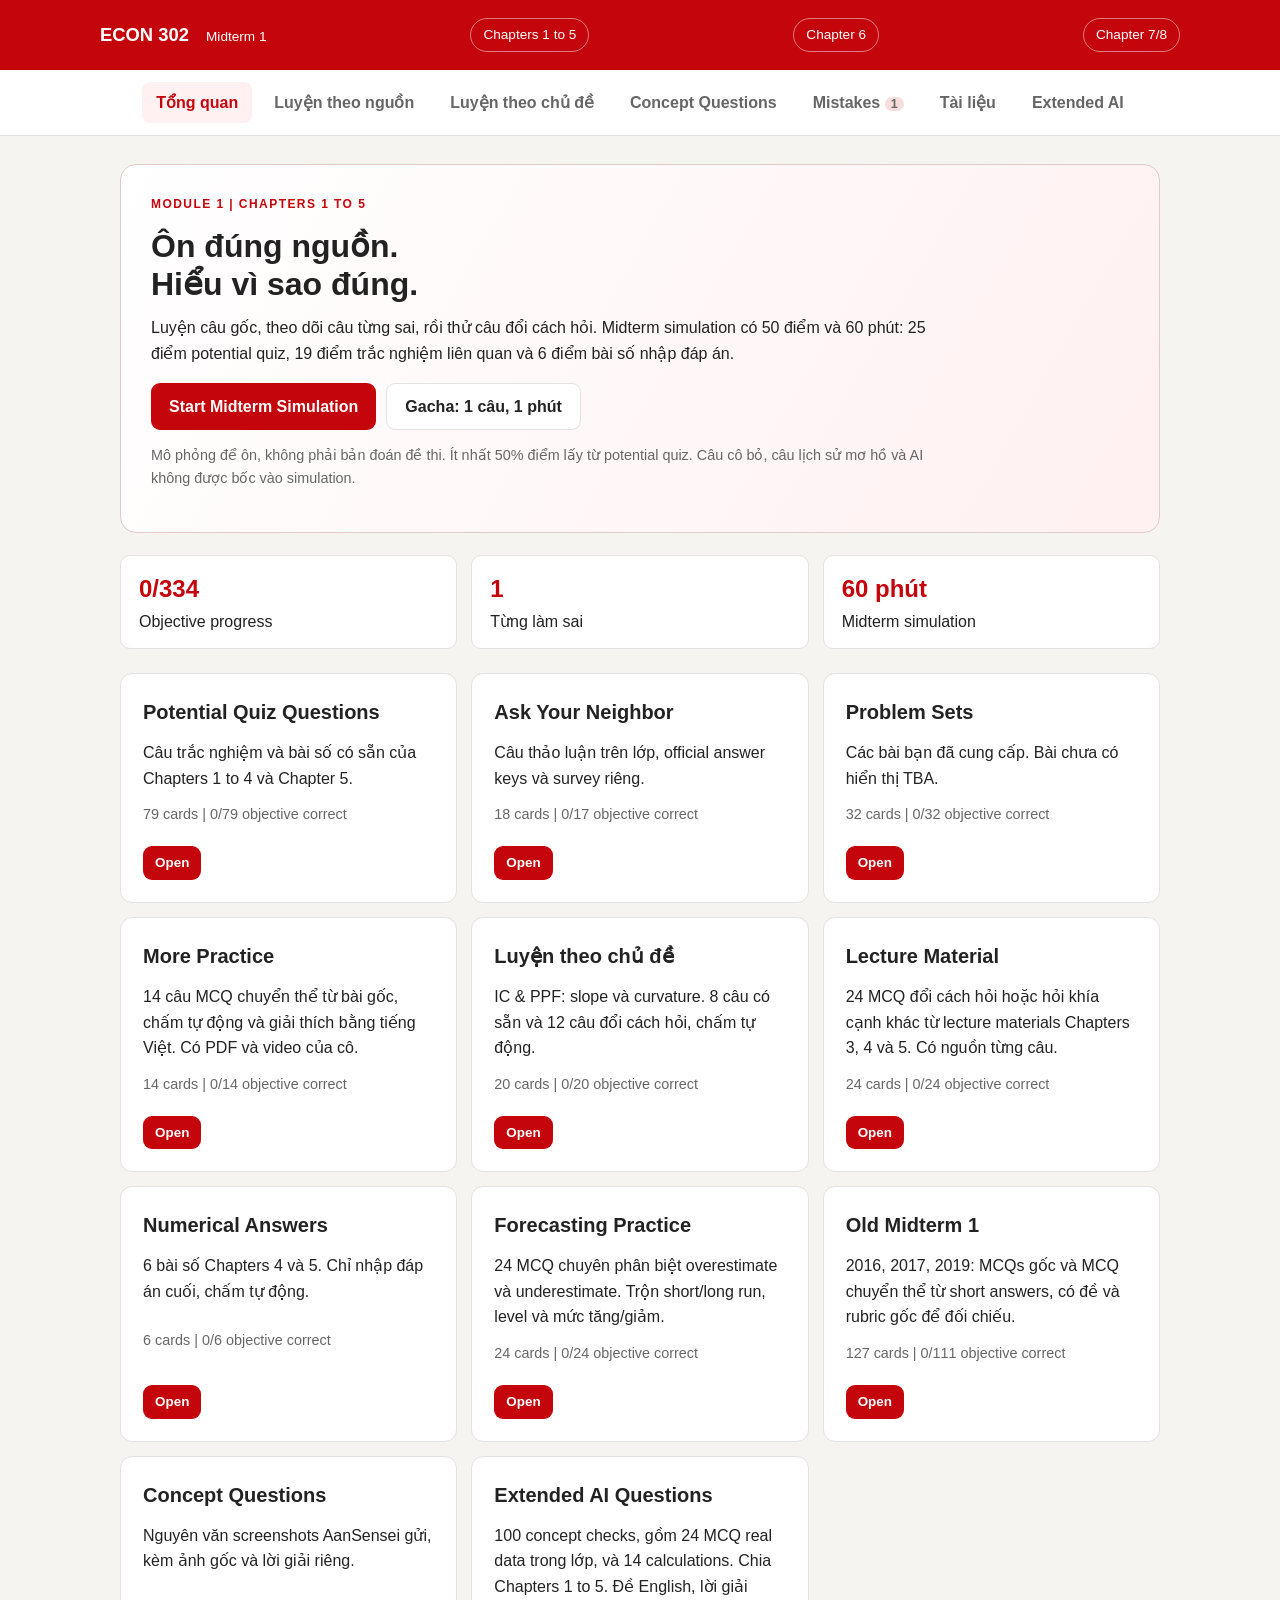
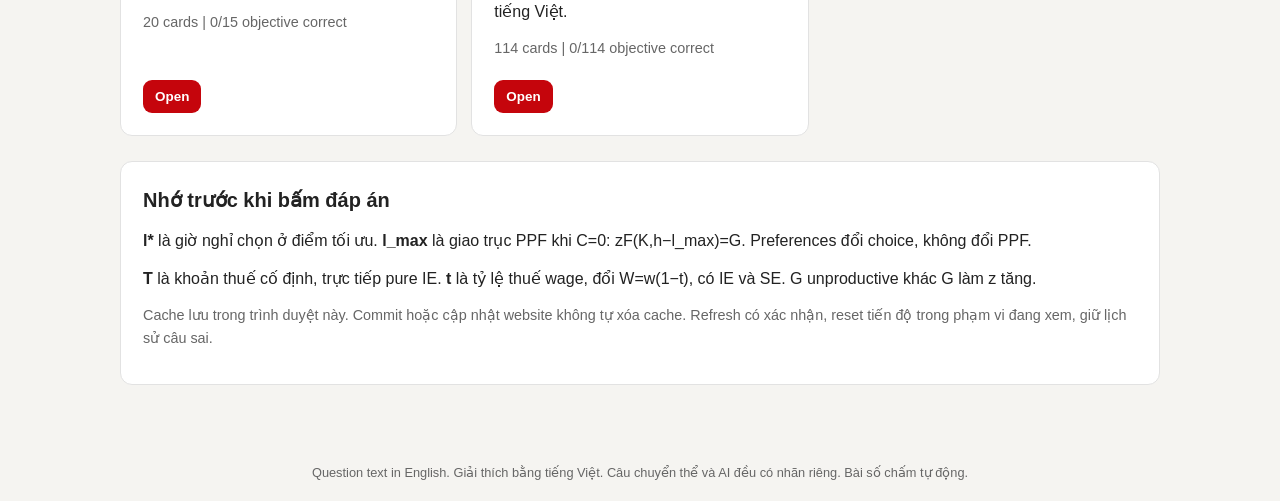
<file: midterm.html>
<!doctype html>
<html lang="vi">
<head>
<meta charset="utf-8">
<meta name="viewport" content="width=device-width,initial-scale=1,viewport-fit=cover">
<meta name="theme-color" content="#c5050c">
<title>ECON 302 | Midterm 1</title>
<link rel="stylesheet" href="midterm.css?v=20261012.2">
<script defer src="midterm-data.js?v=20261012.2"></script>
<script defer src="midterm.js?v=20261012.2"></script>
</head>
<body>
<header>
 <a class="brand" href="midterm.html">ECON 302 <span>Midterm 1</span></a>
 <a class="chapter-link" href="index.html">Chapters 1 to 5</a>
 <a class="chapter-link" href="chapter6.html">Chapter 6</a>
 <a class="chapter-link" href="chapter78.html">Chapter 7/8</a>
</header>
<nav aria-label="Study modes">
 <button data-view="home">Tổng quan</button>
 <button data-view="library">Luyện theo nguồn</button>
 <button data-view="topics">Luyện theo chủ đề</button>
 <button data-view="concept">Concept Questions</button>
 <button data-view="mistakes">Mistakes <span id="miss-count">0</span></button>
 <button data-view="sources">Tài liệu</button>
 <button data-view="ai">Extended AI</button>
</nav>
<div id="storage-warning" role="status" hidden>Trình duyệt không cho lưu dữ liệu. Tiến độ trong lần mở này vẫn dùng được, nhưng có thể mất khi đóng trang.</div>
<aside id="clock" hidden><span id="clock-title"></span><strong id="clock-time"></strong><button id="finish-top">Nộp bài</button><button id="exit-session">Thoát</button></aside>
<main id="app" aria-live="polite"></main>
<dialog id="confirm-dialog" aria-labelledby="confirm-title"><form method="dialog"><h2 id="confirm-title">Xác nhận</h2><p id="confirm-message"></p><div class="actions"><button class="btn secondary" value="cancel">Hủy</button><button class="btn" value="ok" autofocus>Xác nhận</button></div></form></dialog>
<footer>Question text in English. Giải thích bằng tiếng Việt. Câu chuyển thể và AI đều có nhãn riêng. Bài số chấm tự động.</footer>
<noscript>Cần bật JavaScript để luyện và lưu tiến độ.</noscript>
</body>
</html>
</file>
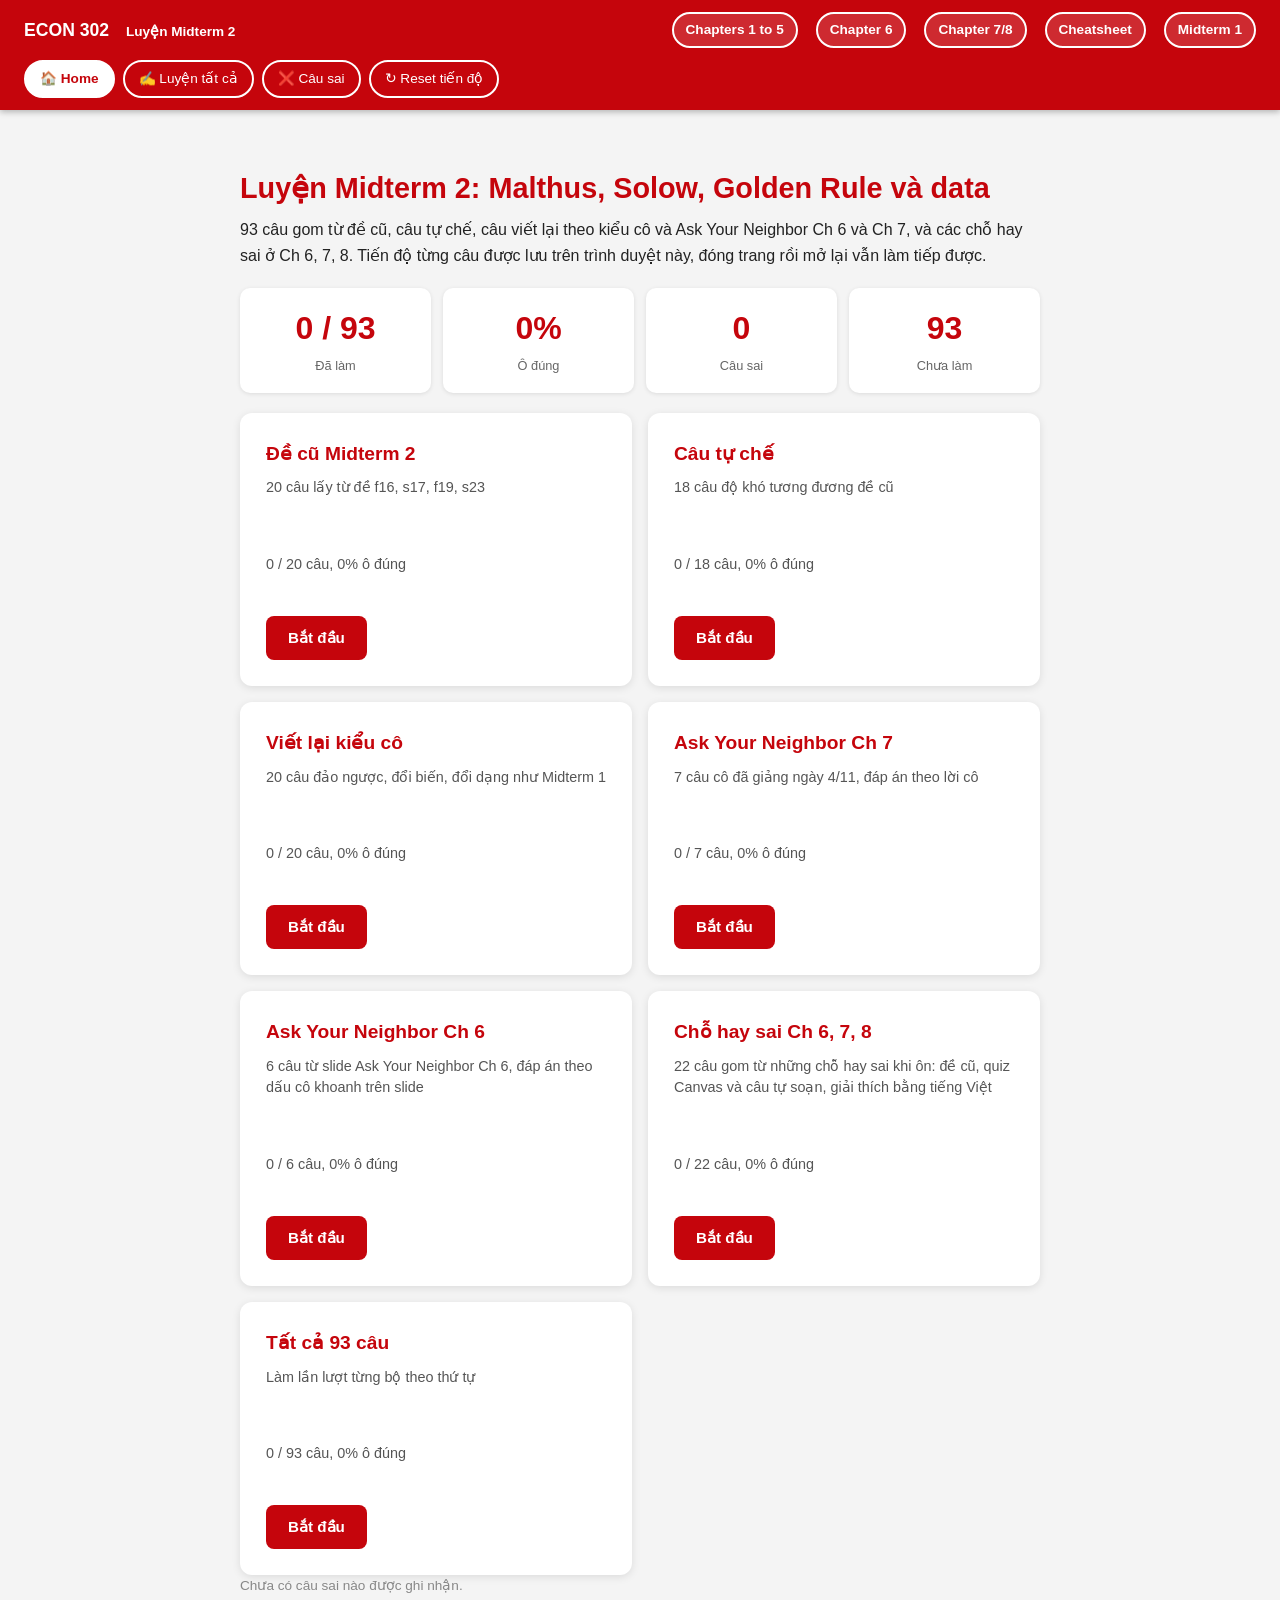
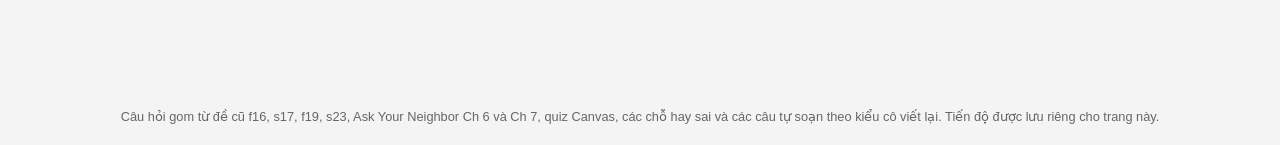
<file: practice.html>
<!doctype html>
<html lang="vi">
<head>
<meta charset="utf-8">
<meta name="viewport" content="width=device-width,initial-scale=1,viewport-fit=cover">
<meta name="theme-color" content="#c5050c">
<title>ECON 302 | Luyện Midterm 2</title>
<link rel="stylesheet" href="midterm.css?v=20261012.2">
<link rel="stylesheet" href="chapter6.css?v=20261022.2">
<link rel="stylesheet" href="practice.css?v=20261112.1">
<script defer src="practice-data.js?v=20261116.2"></script>
<script defer src="practice.js?v=20261116.2"></script>
</head>
<body>
<div class="study-header">
<header>
 <a class="brand" href="practice.html">ECON 302 <span>Luyện Midterm 2</span></a>
 <div class="chapter-links"><a class="chapter-link" href="index.html">Chapters 1 to 5</a><a class="chapter-link" href="chapter6.html">Chapter 6</a><a class="chapter-link" href="chapter78.html">Chapter 7/8</a><a class="chapter-link" href="cheatsheet.html">Cheatsheet</a><a class="chapter-link" href="midterm.html">Midterm 1</a></div>
</header>
<nav aria-label="Chế độ luyện tập">
 <button data-view="home">🏠 Home</button>
 <button data-view="do">✍️ Luyện tất cả</button>
 <button data-view="mistakes">❌ Câu sai</button>
 <button id="reset-progress">↻ Reset tiến độ</button>
</nav>
</div>
<p id="storage-warning" class="warning" role="status" hidden>Trình duyệt không cho lưu dữ liệu. Bài vẫn làm được, nhưng tiến độ có thể mất khi đóng trang.</p>
<main id="app" aria-live="polite"></main>
<dialog id="reset-dialog" aria-labelledby="reset-title" aria-describedby="reset-description"><form method="dialog"><h2 id="reset-title">Reset tiến độ luyện Midterm 2?</h2><p id="reset-description">Xóa toàn bộ câu trả lời, điểm và danh sách câu sai của trang này trên trình duyệt này. Thao tác không thể hoàn tác và không ảnh hưởng các chapter khác.</p><div class="actions"><button class="btn secondary" value="cancel" autofocus>Hủy</button><button class="btn" value="ok">Reset</button></div></form></dialog>
<footer>Câu hỏi gom từ đề cũ f16, s17, f19, s23, Ask Your Neighbor Ch 6 và Ch 7, quiz Canvas, các chỗ hay sai và các câu tự soạn theo kiểu cô viết lại. Tiến độ được lưu riêng cho trang này.</footer>
<noscript>Cần bật JavaScript để luyện và lưu tiến độ.</noscript>
</body>
</html>
</file>
<file: midterm.css>
:root{--red:#c5050c;--ink:#222;--muted:#666;--line:#e2e2e2;--green:#176b36;--paper:#fff;--bg:#f5f4f1}
*{box-sizing:border-box}body{margin:0;font-family:Segoe UI,Arial,sans-serif;background:var(--bg);color:var(--ink);line-height:1.6}button,input,select,textarea{font:inherit}button,a,input,select,textarea{touch-action:manipulation}button{cursor:pointer}a{color:var(--red)}header{display:flex;align-items:center;justify-content:space-between;gap:16px;padding:18px max(20px,calc((100% - 1080px)/2));background:var(--red);color:white}header a{color:white;text-decoration:none}.brand{font-weight:800;font-size:1.15rem;white-space:nowrap}.brand span{font-weight:400;font-size:.85rem;margin-left:12px}.chapter-link{font-size:.85rem;border:1px solid #fff7;border-radius:20px;padding:5px 12px}nav{display:flex;justify-content:center;gap:8px;flex-wrap:wrap;padding:12px;background:white;border-bottom:1px solid var(--line)}nav button{border:0;background:transparent;border-radius:8px;padding:8px 14px;color:var(--muted);font-weight:600}nav button.active{color:var(--red);background:#fff0f1}nav span{background:#f7dddd;border-radius:10px;padding:0 6px;font-size:.78rem}main{max-width:1080px;margin:28px auto 60px;padding:0 20px}h1,h2,h3,p{margin:0 0 12px}h1{font-size:2rem;line-height:1.2}h2{font-size:1.25rem}h3{font-size:1.05rem}.muted{color:var(--muted);font-size:.9rem}.kicker{text-transform:uppercase;letter-spacing:.12em;font-size:.75rem;font-weight:800;color:var(--red)}.hero{padding:30px;border:1px solid #e2cacb;border-radius:16px;background:linear-gradient(120deg,#fff,#fff0f1);margin-bottom:22px}.hero p{max-width:780px}.actions{display:flex;flex-wrap:wrap;gap:10px;margin-top:16px}.btn{display:inline-block;text-decoration:none;border:0;border-radius:9px;background:var(--red);color:white;padding:10px 18px;font-weight:700}.btn.secondary{background:white;color:var(--ink);border:1px solid var(--line)}.btn.small{padding:6px 12px;font-size:.84rem}.btn:disabled{opacity:.5;cursor:default}.grid{display:grid;grid-template-columns:repeat(auto-fit,minmax(270px,1fr));gap:14px;margin-bottom:25px}.tile,.card,.panel{border:1px solid var(--line);border-radius:12px;background:var(--paper);padding:22px}.tile{display:flex;flex-direction:column}.tile p{flex-grow:1}.tile .actions{margin-top:8px}.stats{display:flex;flex-wrap:wrap;gap:14px;margin-bottom:24px}.stat{flex:1;min-width:140px;padding:14px 18px;border-radius:10px;background:white;border:1px solid var(--line)}.stat strong{display:block;color:var(--red);font-size:1.5rem}.progress{height:7px;background:#eee;border-radius:8px;overflow:hidden;margin:12px 0}.progress span{display:block;height:100%;background:var(--green)}.badge{display:inline-block;padding:2px 8px;border-radius:6px;font-size:.72rem;font-weight:700;background:#f0eeee;color:#555}.badge.official{background:#e6f3e9;color:#176b36}.badge.ai{background:#eee9ff;color:#624c96}.badge.tba,.warning{background:#fff4d7;color:#715813}.warning{padding:12px;border-radius:8px;margin:12px 0;font-size:.9rem}.filters{display:flex;flex-wrap:wrap;gap:10px;margin-bottom:18px}.filters input{flex:2;min-width:190px}.filters input,.filters select{border:1px solid #bbb;border-radius:8px;padding:9px;background:white}.section-top{display:flex;justify-content:space-between;gap:14px;align-items:center;margin:20px 0}.section-top h2{margin:0}.card{margin-bottom:16px;border-left:4px solid #ccc;scroll-margin-top:100px}.card.correct{border-left-color:var(--green)}.card.incorrect{border-left-color:var(--red)}.card-head{display:flex;align-items:center;gap:8px;flex-wrap:wrap;font-size:.8rem;color:var(--muted);margin-bottom:10px}.stem,.scenario{font-size:.96rem;white-space:pre-line}.scenario{padding:12px 15px;border-radius:8px;background:#f5f4f1;margin:10px 0 16px}.stem{margin:12px 0 16px}.choices{display:grid;gap:8px}.choices label{display:flex;align-items:flex-start;gap:10px;border:1px solid #ddd;border-radius:9px;padding:10px 13px;cursor:pointer}.choices label:has(input:checked){border-color:#536b92;background:#f0f4fa}.choices label.answer,.choices label.answer:has(input:checked){border-color:var(--green);background:#edf7ef}.choices label.wrong,.choices label.wrong:has(input:checked){border-color:var(--red);background:#fff0f1}.choices label.answer input{accent-color:var(--green)}.choices label.wrong input{accent-color:var(--red)}.choices input{margin-top:6px;flex-shrink:0;accent-color:#536b92}.numeric{padding:10px;border:1px solid #aaa;border-radius:8px;width:min(100%,260px)}.stem select{margin:4px;padding:7px;border:1px solid #aaa;border-radius:8px;max-width:100%}textarea{width:100%;min-height:150px;padding:12px;border:1px solid #aaa;border-radius:8px;resize:vertical}.feedback{margin-top:16px;padding:16px;border-radius:10px;background:#f4f4f4}.feedback.ok{background:#e7f4eb;color:#184d29}.feedback.err{background:#fff0f0;color:#7d1b1b}.feedback p:last-child{margin-bottom:0}.feedback details{margin-top:12px}.feedback .note{line-height:1.7;margin-top:12px;white-space:pre-line}.note ol,.note ul{padding-left:22px}summary{cursor:pointer;font-weight:600}.mark-self{border-top:1px solid #ccc;margin-top:14px;padding-top:12px}.mark-self select{padding:6px;border-radius:6px;margin:6px}.question-links{display:flex;flex-wrap:wrap;gap:8px;margin-top:14px;font-size:.8rem}.question-links a{overflow-wrap:anywhere}.pager{display:flex;align-items:center;justify-content:center;gap:18px;margin-top:25px}#clock{position:sticky;top:0;z-index:20;background:#252525;color:white;padding:10px 20px;display:flex;align-items:center;gap:16px;flex-wrap:wrap;justify-content:center}#clock[hidden]{display:none}#clock strong{font-variant-numeric:tabular-nums;font-size:1.2rem}#clock button{background:#fff;color:#222;border:0;border-radius:6px;padding:4px 10px}#clock.urgent{background:var(--red)}#storage-warning{padding:12px;background:#fff4d7;text-align:center;font-size:.9rem}.qnav{display:flex;flex-wrap:wrap;gap:5px;margin:16px 0}.qnav a{display:inline-flex;align-items:center;justify-content:center;min-width:32px;height:32px;border:1px solid #bbb;background:white;border-radius:6px;text-decoration:none;font-size:.8rem}.qnav a.done{background:#edf7ef;border-color:var(--green)}.qnav a.flagged{background:#fff4d7;border-color:#b58c2a}.flag{margin-left:auto;background:transparent;border:1px solid #aaa;border-radius:6px;color:#666;padding:3px 9px;font-size:.8rem}.flag.active{background:#ffe4ad;color:#6e4800}.source-list{list-style:none;padding:0;margin:0}.source-list li{padding:12px 0;border-bottom:1px solid var(--line);overflow-wrap:anywhere}.source-list li:last-child{border:0}.empty{padding:35px;text-align:center;color:var(--muted)}footer{text-align:center;padding:18px;color:var(--muted);font-size:.8rem}button:focus-visible,a:focus-visible,input:focus-visible,select:focus-visible,textarea:focus-visible{outline:3px solid #d5a020;outline-offset:3px}
@media(max-width:600px){header{padding:14px 16px;flex-wrap:wrap}.brand span{margin-left:8px}.chapter-link{font-size:.75rem}nav{gap:2px;padding:7px}nav button{font-size:.75rem;padding:7px 9px}main{padding:0 12px;margin-top:20px}h1{font-size:1.6rem}.hero{padding:22px}.tile,.card,.panel{padding:18px 14px}.grid{grid-template-columns:1fr}.filters select{width:100%}.filters input{width:100%}.section-top{align-items:flex-start;flex-wrap:wrap}#clock{gap:8px;padding:8px;font-size:.8rem}.stats{gap:8px}.stat{min-width:95px;padding:10px}.stat strong{font-size:1.25rem}.choices label{font-size:.9rem}.stem select{display:block;width:100%;margin:6px 0}.btn{font-size:.9rem}.question-links{gap:5px}}

dialog{border:0;border-radius:14px;padding:24px;max-width:500px;width:calc(100% - 32px);box-shadow:0 10px 50px #0004}dialog::backdrop{background:#0007}dialog p{line-height:1.65}

.source-image{display:block;max-width:100%;height:auto;margin:12px auto;border:1px solid #ddd;border-radius:8px}

.ai-overview{margin:18px 0}.ai-overview .section-top{margin:0 0 14px}.ai-chapters{display:grid;grid-template-columns:repeat(auto-fit,minmax(160px,1fr));gap:10px}.ai-chapter{display:flex;flex-direction:column;gap:5px;text-align:left;background:white;border:1px solid var(--line);border-radius:9px;padding:14px;color:var(--ink)}.ai-chapter.selected{border-color:var(--red);background:#fff5f5}.ai-chapter strong{color:var(--red)}.ai-chapter span{font-size:.84rem}.ai-chapter small{color:var(--muted);margin-top:auto;font-size:.74rem}

.filters label{display:grid;gap:4px;flex:1;min-width:150px;color:var(--muted);font-size:.8rem}.filters .search-field{flex:2;min-width:230px}.filters .source-field{flex:2;min-width:230px}.filters label input,.filters label select{width:100%;min-width:0;font-size:.9rem}.filters button{align-self:end;height:44px}.badge.chapter{background:#eaf0fa;color:#365584}
@media(max-width:600px){.filters label{flex-basis:100%;min-width:0}.filters .search-field,.filters .source-field{min-width:0}}
</file>
<file: chapter6.css>
.chapter-links{display:flex;gap:18px;flex-wrap:wrap}.source-text,.source-line,.source-stem,.choices span{white-space:pre-line}.source-text{line-height:1.8}.source-line{font-size:.92rem;line-height:1.65;overflow-wrap:anywhere}.pool-heading{margin:32px 0 18px;white-space:pre-line;font-size:1.2rem;line-height:1.6}.source-stem{line-height:1.75;margin:14px 0 18px}.shock-fields{display:grid;gap:10px}.shock-field{display:grid;grid-template-columns:minmax(0,1fr) 210px;gap:12px;align-items:center;padding:12px;border:1px solid var(--line);border-radius:8px}.shock-field select{width:100%;padding:9px;border:1px solid #ccc;border-radius:6px;background:white;font:inherit;font-size:.9rem}.shock-field.answer{border-color:var(--green);background:#eff8f1}.shock-field.wrong{border-color:var(--red);background:#fff3f3}.card.partial{border-left-color:#bd8700}.feedback.partial{color:#775300;background:#fff7dd}.answer-key-list{padding-left:22px;margin:12px 0}.answer-key-list li{padding:4px 0;white-space:pre-line}.source-controls{display:flex;gap:12px;flex-wrap:wrap;margin-top:14px}.draft-notice{color:var(--muted);font-size:.85rem}.source-question-number{font-weight:700}.quiz-summary{margin:20px 0}.question-jumps{display:flex;gap:8px;flex-wrap:wrap;margin:20px 0}.question-jumps a{padding:7px 11px;border:1px solid var(--line);border-radius:6px;text-decoration:none}.choices label:has(input:checked){border-color:#4c6caa;background:#eef3fd}.choices label.answer:has(input:checked){border-color:var(--green);background:#eff8f1}.choices label.wrong:has(input:checked){border-color:var(--red);background:#fff3f3}.card input:disabled,.card select:disabled{opacity:1}.source-document-title{line-height:1.5}.source-page-link{font-size:.85rem}.chapter6-filter{margin:22px 0}.chapter6-filter label{min-width:0}.source-card{margin-bottom:24px}
.question-jumps button{padding:7px 11px;border:1px solid var(--line);border-radius:6px;background:white;color:var(--ink);font:inherit;font-size:.85rem;cursor:pointer}
.feedback.correct{background:#e7f4eb;color:#184d29}.feedback.incorrect{background:#fff0f0;color:#7d1b1b}
body{background:#f4f4f4}.study-header{position:sticky;top:0;z-index:100;background:var(--red);box-shadow:0 2px 6px #0004}header{padding:12px 24px;gap:8px 16px}nav{justify-content:flex-start;padding:0 24px 12px;background:var(--red);border:0;gap:8px}nav button{padding:6px 14px;border:2px solid white;border-radius:20px;color:white;font-size:.85rem;font-weight:400}nav button:hover,nav button.active{background:white;color:var(--red);font-weight:700}.chapter-link{border:2px solid white;background:#ffffff26;font-weight:600}.brand{font-size:1.1rem}.brand span{font-weight:600}.btn{padding:10px 22px;border-radius:8px;font-size:.95rem;font-weight:600}.btn.secondary{background:#555;color:white;border:0}.card,.panel{box-shadow:0 1px 6px #00000014}.card{padding:20px 24px}.section-top h1,.source-document-title{color:var(--red)}main.home-view{max-width:840px;margin:40px auto 60px;padding:20px}.chapter-home h1{font-size:1.8rem;color:var(--red);margin-bottom:10px;line-height:1.3}.home-subtitle{font-size:1rem}.home-note{font-size:.85rem;color:#888}.stat-grid{display:grid;grid-template-columns:repeat(4,minmax(0,1fr));gap:12px;margin:20px 0 8px}.stat-card{background:white;border-radius:10px;padding:16px;text-align:center;box-shadow:0 1px 4px #0000001a}.stat-card .num{font-size:2rem;font-weight:700;color:var(--red);line-height:1.5}.stat-card .lbl{font-size:.8rem;color:#666;margin-top:4px}.stats-note{font-size:.75rem;color:#888}.mode-cards{display:grid;grid-template-columns:1fr 1fr;gap:16px;margin-top:20px}.mode-card{display:flex;flex-direction:column;align-items:flex-start;background:white;border-radius:12px;padding:24px;box-shadow:0 2px 8px #0000001a;border:2px solid transparent;transition:border-color .2s,transform .2s}.mode-card:hover{border-color:var(--red);transform:translateY(-2px)}.mode-card h2{font-size:1.2rem;color:var(--red);margin-bottom:8px}.mode-card p{font-size:.9rem;color:#555;line-height:1.5;flex:1;margin-bottom:24px}.mode-card .btn{margin-top:auto}body:has(#clock:not([hidden])) .study-header{position:static}.card{scroll-margin-top:150px}
@media(max-width:650px){.shock-field{grid-template-columns:1fr}.chapter-links{gap:12px}.pool-heading{font-size:1.05rem}.source-line{font-size:.86rem}.source-controls{gap:8px}.question-jumps{gap:5px}}
@media(max-width:480px){header{padding:12px 16px;flex-wrap:wrap}.chapter-links{gap:8px}nav{padding:0 12px 12px;gap:6px}nav button{font-size:.75rem;padding:5px 10px}main.home-view{padding:16px;margin:20px auto 40px}.chapter-home h1{font-size:1.5rem}.stat-grid{grid-template-columns:repeat(2,minmax(0,1fr))}.mode-cards{grid-template-columns:1fr}.mode-card{padding:20px}.card{padding:18px 14px}}
</file>
<file: cheatsheet.css>
main.cheat{max-width:900px;margin:24px auto 60px;padding:0 16px}
.jump{position:sticky;top:0;z-index:50;display:flex;gap:6px;flex-wrap:wrap;padding:10px 0;background:#f4f4f4}
.jump a{padding:5px 12px;border:1px solid var(--line);border-radius:20px;background:white;text-decoration:none;font-size:.85rem;color:var(--ink)}
.cheat h1{color:var(--red);font-size:1.6rem}
.cheat h2{margin:34px 0 10px;padding-bottom:6px;border-bottom:3px solid var(--red);color:var(--red);scroll-margin-top:64px}
.cheat h3{margin:20px 0 8px;font-size:1.02rem}
.cheat table{width:100%;border-collapse:collapse;background:white;margin:8px 0 14px;font-size:.92rem}
.cheat th,.cheat td{border:1px solid var(--line);padding:7px 10px;text-align:left;vertical-align:top}
.cheat th{background:#fff0f1;font-weight:700}
.cheat .scroll{overflow-x:auto}
.cheat code{font-family:Consolas,Menlo,monospace;background:#f1efe9;padding:1px 6px;border-radius:4px;font-size:.92em;white-space:nowrap}
.cheat .rule{margin:10px 0;padding:10px 14px;border-left:4px solid var(--red);background:white;border-radius:0 8px 8px 0}
.cheat .trap{margin:10px 0;padding:10px 14px;border-left:4px solid #b58c2a;background:#fff8e6;border-radius:0 8px 8px 0}
.cheat .up{color:var(--green);font-weight:700}
.cheat .down{color:var(--red);font-weight:700}
.cheat ul{margin:6px 0 12px;padding-left:22px}
.cheat li{margin:3px 0}
@media print{.study-header,.jump,footer{display:none}.cheat h2{break-after:avoid}.cheat table{break-inside:avoid}}
@media(max-width:600px){.cheat table{font-size:.84rem}.cheat th,.cheat td{padding:6px 7px}}
</file>
<file: practice.css>
.shock-field.single{grid-template-columns:1fr}
.shock-field .field-mark{grid-column:1/-1;font-size:.85rem;font-weight:600}
.shock-field.answer .field-mark{color:var(--green)}
.shock-field.wrong .field-mark{color:var(--red)}
.shock-field .field-mark:empty{display:none}
.shock-field.single select{grid-column:1/-1}
.qchip{display:inline-flex;align-items:center;justify-content:center;min-width:34px;height:34px;border:1px solid #bbb;background:white;border-radius:6px;font-size:.8rem;color:var(--ink)}
.qchip.ok{background:#edf7ef;border-color:var(--green)}
.qchip.bad{background:#fff0f1;border-color:var(--red)}
.qchip.current{outline:3px solid #d5a020;outline-offset:1px}
.section-top .muted{margin:0}
@media(max-width:650px){.shock-field:not(.single){grid-template-columns:1fr}}
</file>
